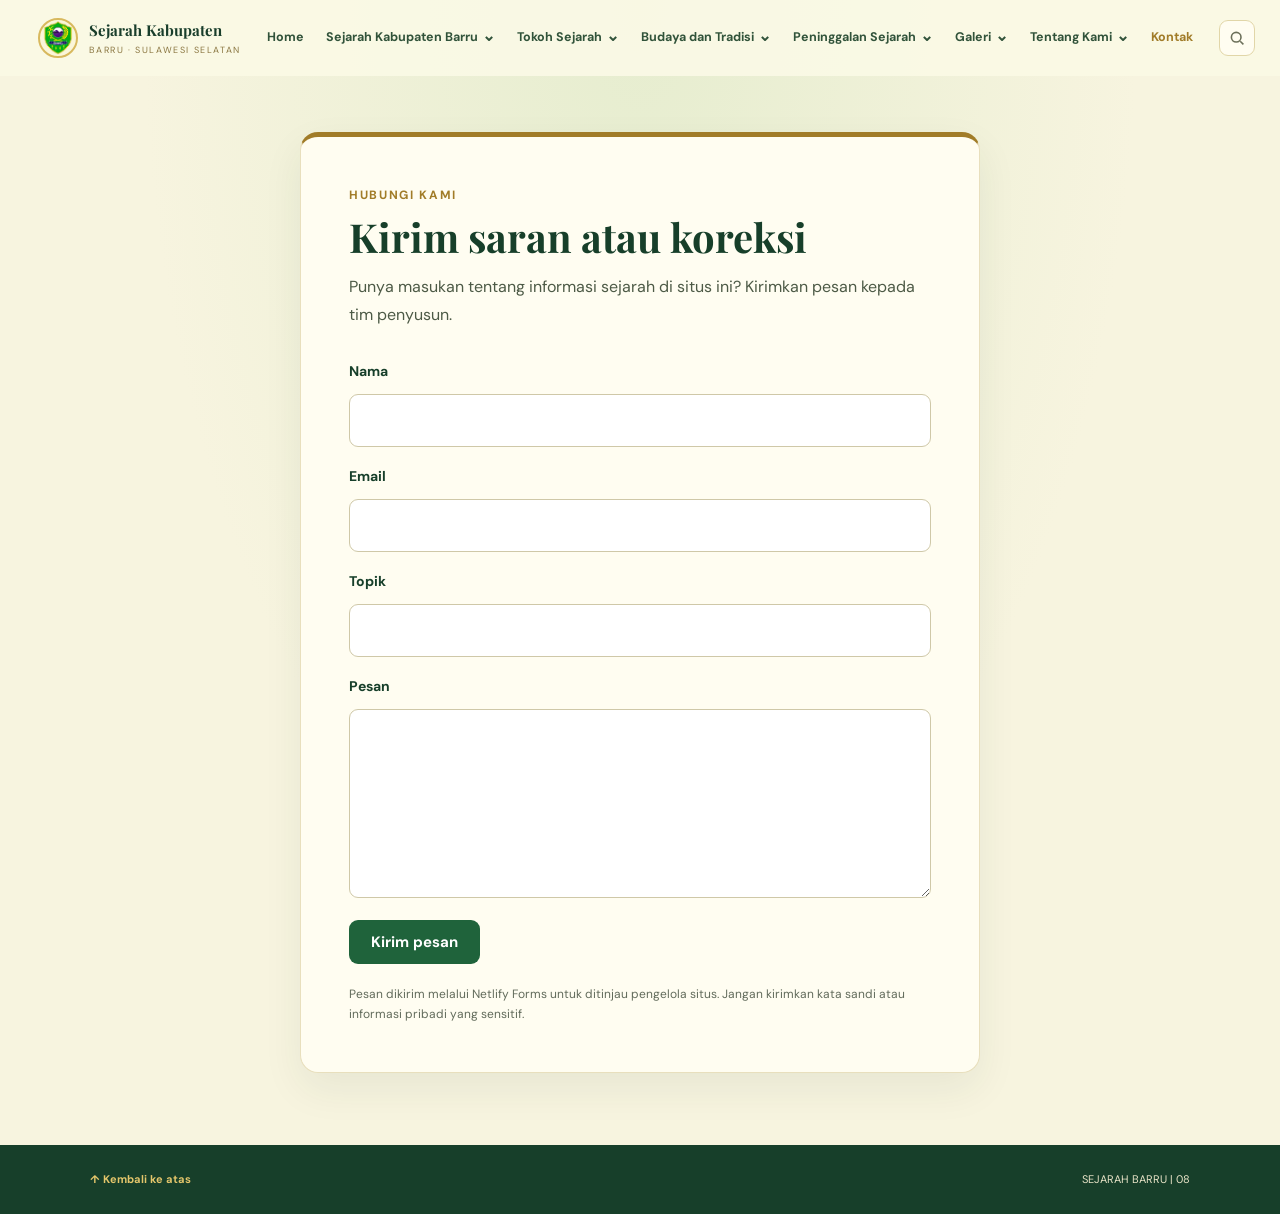
<file: kontak/index.html>
<!DOCTYPE html>
<html lang="id">
<head>
  <meta charset="UTF-8">
  <meta name="viewport" content="width=device-width, initial-scale=1.0">
  <meta name="description" content="Hubungi tim penyusun situs Sejarah Kabupaten Barru.">
  <title>Kontak · Kabupaten Barru</title>
  <link rel="preconnect" href="https://fonts.googleapis.com">
  <link rel="preconnect" href="https://fonts.gstatic.com" crossorigin>
  <link href="https://fonts.googleapis.com/css2?family=DM+Sans:wght@400;500;600;700&family=Playfair+Display:wght@600;700&display=swap" rel="stylesheet">
  <link rel="stylesheet" href="../assets/css/images.css">
  <link rel="stylesheet" href="../assets/css/base.css">
  <link rel="stylesheet" href="../assets/css/menu.css">
  <link rel="stylesheet" href="../assets/css/kontak.css">
  <link rel="stylesheet" href="../assets/css/animasi.css">
</head>
<body data-page="kontak" data-root-prefix="../">
  <header class="site-header" id="top">
    <a class="brand" href="../index.html" aria-label="Sejarah Kabupaten Barru, beranda">
      <span class="brand-mark" aria-hidden="true"></span>
      <span><strong>Sejarah Kabupaten</strong><small>BARRU · SULAWESI SELATAN</small></span>
    </a>

    <nav class="main-nav" id="mainNav" aria-label="Navigasi utama">
      <a href="../index.html" class="nav-link">Home</a>
      <div class="dropdown">
        <button class="dropdown-toggle" data-page-link="sejarah" id="historyToggle" aria-expanded="false" aria-controls="historyMenu">
          Sejarah Kabupaten Barru <span class="chevron">⌄</span>
        </button>
        <div class="dropdown-menu mega" id="historyMenu">
          <a class="menu-feature" href="../sejarah.html#pembentukan">
            <svg viewBox="0 0 200 130" preserveAspectRatio="xMidYMid slice" aria-hidden="true"><rect width="200" height="130" fill="#a8d2d1"/><rect y="62" width="200" height="68" fill="#d7d99b"/><circle cx="152" cy="30" r="15" fill="#f6df94"/><path d="M-20 105Q40 50 110 90T220 85V130H-20Z" fill="#769b68"/><path d="M40 130Q120 70 220 112V130Z" fill="#47794d"/><path d="M62 62 100 30l38 32-5 6-33-25-33 25Z" fill="#714c35"/><rect x="70" y="64" width="60" height="30" fill="#e8d6a5" stroke="#6d5238" stroke-width="3"/><path d="M76 94v14M124 94v14" stroke="#6b4b35" stroke-width="3"/></svg>
            <span class="feature-text"><strong>Hari Jadi Barru</strong><small>20 Februari 1960, lahirnya Kabupaten Barru.</small></span>
          </a>
          <div class="menu-list">
            <a href="../sejarah.html#asal-usul"><span class="mi"><svg viewBox="0 0 24 24" fill="none" stroke="currentColor" stroke-width="1.8" aria-hidden="true"><path d="M12 21s7-6.2 7-11a7 7 0 1 0-14 0c0 4.8 7 11 7 11Z"/><circle cx="12" cy="10" r="2.5"/></svg></span><span class="mt"><strong>Asal Usul Barru</strong><small>Pengantar dan empat wilayah kerajaan</small></span></a>
            <a href="../sejarah.html#masa-kerajaan"><span class="mi"><svg viewBox="0 0 24 24" fill="none" stroke="currentColor" stroke-width="1.8" aria-hidden="true"><path d="M3 18h18M4 18 3 7l5 4 4-6 4 6 5-4-1 11"/></svg></span><span class="mt"><strong>Masa Kerajaan</strong><small>Berru, Tanete, Soppeng Riaja, Mallusetasi</small></span></a>
            <a href="../sejarah.html#masa-penjajahan"><span class="mi"><svg viewBox="0 0 24 24" fill="none" stroke="currentColor" stroke-width="1.8" aria-hidden="true"><path d="M4 21V9l8-5 8 5v12M9 21v-6h6v6M3 21h18"/></svg></span><span class="mt"><strong>Masa Penjajahan</strong><small>Onder Afdeling Barru di era Belanda</small></span></a>
            <a href="../sejarah.html#masa-kemerdekaan"><span class="mi"><svg viewBox="0 0 24 24" fill="none" stroke="currentColor" stroke-width="1.8" aria-hidden="true"><path d="M5 21V4M5 4h12l-2 4 2 4H5"/></svg></span><span class="mt"><strong>Masa Kemerdekaan</strong><small>Dari Self Bestuur menjadi Swapraja</small></span></a>
            <a href="../sejarah.html#pembentukan"><span class="mi"><svg viewBox="0 0 24 24" fill="none" stroke="currentColor" stroke-width="1.8" aria-hidden="true"><rect x="3" y="5" width="18" height="16" rx="2"/><path d="M3 10h18M8 3v4m8-4v4"/></svg></span><span class="mt"><strong>Pembentukan Kabupaten</strong><small>Hari jadi 20 Februari 1960</small></span></a>
            <a href="../sejarah.html#timeline"><span class="mi"><svg viewBox="0 0 24 24" fill="none" stroke="currentColor" stroke-width="1.8" aria-hidden="true"><circle cx="12" cy="12" r="9"/><path d="M12 7v5l3 2"/></svg></span><span class="mt"><strong>Timeline Sejarah</strong><small>Ringkasan perjalanan Barru</small></span></a>
          </div>
        </div>
      </div>
      <div class="dropdown">
        <button class="dropdown-toggle" data-page-link="tokoh" aria-expanded="false" aria-controls="tokohMenu">
          Tokoh Sejarah <span class="chevron">⌄</span>
        </button>
        <div class="dropdown-menu mega satu" id="tokohMenu">
          <a class="menu-feature" href="../tokoh.html#raja-bangsawan" style="--img-menu-feature:var(--img-menu-tokoh)">
            <svg viewBox="0 0 200 130" preserveAspectRatio="xMidYMid slice" aria-hidden="true"><rect width="200" height="130" fill="#2f6f49"/><circle cx="100" cy="150" r="90" fill="#a17c28" opacity=".35"/><path d="m62 92-8-42 26 20 20-30 20 30 26-20-8 42Z" fill="#f6df94" stroke="#a17c28" stroke-width="3"/><rect x="62" y="96" width="76" height="9" rx="3" fill="#a17c28"/></svg>
            <span class="feature-text"><strong>Tokoh Barru</strong><small>Raja, pahlawan, dan tokoh masyarakat.</small></span>
          </a>
          <div class="menu-list">
            <a href="../tokoh.html#raja-bangsawan"><span class="mi"><svg viewBox="0 0 24 24" fill="none" stroke="currentColor" stroke-width="1.8" aria-hidden="true"><path d="M3 18h18M4 18 3 7l5 4 4-6 4 6 5-4-1 11"/></svg></span><span class="mt"><strong>Raja dan Bangsawan</strong><small>Arung dan raja empat kerajaan</small></span></a>
            <a href="../tokoh.html#pahlawan"><span class="mi"><svg viewBox="0 0 24 24" fill="none" stroke="currentColor" stroke-width="1.8" aria-hidden="true"><path d="m12 3 7 3v5c0 5-3 8-7 10-4-2-7-5-7-10V6z"/></svg></span><span class="mt"><strong>Pahlawan</strong><small>Perlawanan dan perjuangan</small></span></a>
            <a href="../tokoh.html#tokoh-masyarakat"><span class="mi"><svg viewBox="0 0 24 24" fill="none" stroke="currentColor" stroke-width="1.8" aria-hidden="true"><circle cx="9" cy="8" r="3"/><path d="M3 20c0-3.3 2.7-6 6-6s6 2.7 6 6M16 5a3 3 0 0 1 0 6M18 14c2 .8 3 3 3 6"/></svg></span><span class="mt"><strong>Tokoh Masyarakat</strong><small>Pemimpin daerah, adat, dan pendidik</small></span></a>
          </div>
        </div>
      </div>
      <div class="dropdown">
        <button class="dropdown-toggle" data-page-link="budaya" aria-expanded="false" aria-controls="budayaMenu">
          Budaya dan Tradisi <span class="chevron">⌄</span>
        </button>
        <div class="dropdown-menu mega satu" id="budayaMenu">
          <a class="menu-feature" href="../budaya.html" style="--img-menu-feature:var(--img-menu-budaya)">
            <svg viewBox="0 0 200 130" preserveAspectRatio="xMidYMid slice" aria-hidden="true"><rect width="200" height="130" fill="#245c3a"/><g fill="none" stroke="#f6df94" stroke-width="3"><path d="m100 14 60 51-60 51-60-51Z"/><path d="m100 32 38 33-38 33-38-33Z"/><path d="m100 50 16 15-16 15-16-15Z" fill="#f6df94"/></g></svg>
            <span class="feature-text"><strong>Warisan Bugis</strong><small>Adat, seni, dan rasa dari tanah Barru.</small></span>
          </a>
          <div class="menu-list">
            <a href="../budaya.html#adat-istiadat"><span class="mi"><svg viewBox="0 0 24 24" fill="none" stroke="currentColor" stroke-width="1.8" aria-hidden="true"><circle cx="9" cy="14" r="5"/><circle cx="15" cy="14" r="5"/><path d="M9 4h6l-3 4z"/></svg></span><span class="mt"><strong>Adat Istiadat</strong><small>Pernikahan adat dan lembaga adat</small></span></a>
            <a href="../budaya.html#kesenian"><span class="mi"><svg viewBox="0 0 24 24" fill="none" stroke="currentColor" stroke-width="1.8" aria-hidden="true"><path d="M9 18V5l11-2v13"/><circle cx="6" cy="18" r="3"/><circle cx="17" cy="16" r="3"/></svg></span><span class="mt"><strong>Kesenian</strong><small>Tari, musik, dan sastra</small></span></a>
            <a href="../budaya.html#kuliner"><span class="mi"><svg viewBox="0 0 24 24" fill="none" stroke="currentColor" stroke-width="1.8" aria-hidden="true"><path d="M4 11h16a8 8 0 0 1-16 0ZM8 7c0-2 2-2 2-4M13 7c0-2 2-2 2-4"/></svg></span><span class="mt"><strong>Kuliner</strong><small>Makanan khas Barru</small></span></a>
          </div>
        </div>
      </div>
      <div class="dropdown">
        <button class="dropdown-toggle" data-page-link="peninggalan" aria-expanded="false" aria-controls="peninggalanMenu">
          Peninggalan Sejarah <span class="chevron">⌄</span>
        </button>
        <div class="dropdown-menu mega satu kanan" id="peninggalanMenu">
          <a class="menu-feature" href="../peninggalan.html" style="--img-menu-feature:var(--img-menu-peninggalan)">
            <svg viewBox="0 0 200 130" preserveAspectRatio="xMidYMid slice" aria-hidden="true"><rect width="200" height="130" fill="#a8d2d1"/><rect y="88" width="200" height="42" fill="#47794d"/><circle cx="160" cy="28" r="13" fill="#f6df94"/><path d="M52 110V58a48 48 0 0 1 96 0v52h-22V60a26 26 0 0 0-52 0v50Z" fill="#e8d6a5" stroke="#6d5238" stroke-width="3"/><rect x="40" y="108" width="120" height="10" fill="#6d5238"/></svg>
            <span class="feature-text"><strong>Jejak Masa Lalu</strong><small>Situs dan naskah yang masih bertahan.</small></span>
          </a>
          <div class="menu-list">
            <a href="../peninggalan.html#situs"><span class="mi"><svg viewBox="0 0 24 24" width="20" height="20" fill="none" stroke="currentColor" stroke-width="1.8" aria-hidden="true"><path d="M4 21V9l8-5 8 5v12M9 21v-6h6v6M3 21h18"/></svg></span><span class="mt"><strong>Situs dan Bangunan</strong><small>Situs kerajaan dan bangunan kuno</small></span></a>
            <a href="../peninggalan.html#naskah"><span class="mi"><svg viewBox="0 0 24 24" width="20" height="20" fill="none" stroke="currentColor" stroke-width="1.8" aria-hidden="true"><path d="M7 4h11v13a3 3 0 0 1-3 3H6a3 3 0 0 0 3-3V4ZM7 4a3 3 0 0 0-3 3v1h3"/><path d="M11 9h4M11 13h4"/></svg></span><span class="mt"><strong>Naskah Kuno</strong><small>Lontara dan naskah La Galigo</small></span></a>
          </div>
        </div>
      </div>
      <div class="dropdown">
        <button class="dropdown-toggle" data-page-link="galeri" aria-expanded="false" aria-controls="galeriMenu">
          Galeri <span class="chevron">⌄</span>
        </button>
        <div class="dropdown-menu mega satu kanan" id="galeriMenu">
          <a class="menu-feature" href="../galeri.html" style="--img-menu-feature:var(--img-menu-galeri)">
            <svg viewBox="0 0 200 130" preserveAspectRatio="xMidYMid slice" aria-hidden="true"><rect width="200" height="130" fill="#2b6b45"/><g transform="rotate(-6 73 61)"><rect x="30" y="28" width="86" height="66" rx="5" fill="#f7f4df" stroke="#a17c28" stroke-width="4"/><path d="M38 84 62 58l20 20 12-12 24 18v10H38Z" fill="#769b68"/></g><g transform="rotate(5 132 70)"><rect x="92" y="38" width="80" height="64" rx="5" fill="#f7f4df" stroke="#a17c28" stroke-width="4"/><circle cx="120" cy="58" r="8" fill="#f6df94"/><path d="m100 94 22-22 16 14 12-10 20 18v6h-70Z" fill="#47794d"/></g></svg>
            <span class="feature-text"><strong>Barru dalam Gambar</strong><small>Foto dan video dokumentasi.</small></span>
          </a>
          <div class="menu-list">
            <a href="../galeri.html#foto"><span class="mi"><svg viewBox="0 0 24 24" width="20" height="20" fill="none" stroke="currentColor" stroke-width="1.8" aria-hidden="true"><rect x="3" y="5" width="18" height="14" rx="2"/><circle cx="9" cy="11" r="2"/><path d="m21 16-5-5-8 8"/></svg></span><span class="mt"><strong>Foto</strong><small>Arsip dan dokumentasi foto</small></span></a>
            <a href="../galeri.html#video"><span class="mi"><svg viewBox="0 0 24 24" width="20" height="20" fill="none" stroke="currentColor" stroke-width="1.8" aria-hidden="true"><rect x="3" y="6" width="13" height="12" rx="2"/><path d="m16 10 5-3v10l-5-3"/></svg></span><span class="mt"><strong>Video</strong><small>Dokumenter dan video pendek</small></span></a>
          </div>
        </div>
      </div>
      <div class="dropdown">
        <button class="dropdown-toggle" data-page-link="tentang" aria-expanded="false" aria-controls="tentangMenu">
          Tentang Kami <span class="chevron">⌄</span>
        </button>
        <div class="dropdown-menu mega satu kanan" id="tentangMenu">
          <a class="menu-feature" href="../tentang.html" style="--img-menu-feature:var(--img-menu-tentang)">
            <svg viewBox="0 0 200 130" preserveAspectRatio="xMidYMid slice" aria-hidden="true"><rect width="200" height="130" fill="#245c3a"/><circle cx="160" cy="26" r="10" fill="#f6df94"/><path d="M100 40C80 28 56 28 36 36v62c20-8 44-8 64 4ZM100 40c20-12 44-12 64-4v62c-20-8-44-8-64 4Z" fill="#f7f4df" stroke="#a17c28" stroke-width="3"/><path d="M50 52c14-4 32-4 40 0M50 64c14-4 32-4 40 0M110 52c8-4 26-4 40 0M110 64c8-4 26-4 40 0" stroke="#a17c28" stroke-width="2.5" fill="none"/></svg>
            <span class="feature-text"><strong>Di Balik Situs</strong><small>Tujuan dan tim penyusun.</small></span>
          </a>
          <div class="menu-list">
            <a href="../tentang.html#profil"><span class="mi"><svg viewBox="0 0 24 24" width="20" height="20" fill="none" stroke="currentColor" stroke-width="1.8" aria-hidden="true"><circle cx="12" cy="12" r="9"/><path d="M12 11v6M12 7.5v.5"/></svg></span><span class="mt"><strong>Profil Situs</strong><small>Tujuan dan sumber rujukan</small></span></a>
            <a href="../tentang.html#tim"><span class="mi"><svg viewBox="0 0 24 24" width="20" height="20" fill="none" stroke="currentColor" stroke-width="1.8" aria-hidden="true"><circle cx="9" cy="8" r="3"/><path d="M3 20c0-3.3 2.7-6 6-6s6 2.7 6 6M16 5a3 3 0 0 1 0 6M18 14c2 .8 3 3 3 6"/></svg></span><span class="mt"><strong>Tim Penyusun</strong><small>Orang di balik situs ini</small></span></a>
          </div>
        </div>
      </div>
      <a href="index.html" class="nav-link" data-page-link="kontak">Kontak</a>
    </nav>
    <div class="nav-actions">
      <button class="search-btn" id="searchOpen" aria-label="Cari di situs ini">
        <svg viewBox="0 0 20 20" width="16" height="16" fill="none" stroke="currentColor" stroke-width="2" aria-hidden="true"><circle cx="9" cy="9" r="6"/><path d="m14 14 4 4"/></svg>
        <span>Cari...</span><kbd>Ctrl K</kbd>
      </button>
      <a class="nav-cta" href="../sejarah.html#asal-usul">Mulai Baca</a>
      <button class="menu-toggle" id="menuToggle" aria-label="Buka navigasi" aria-expanded="false">☰</button>
    </div>
  </header>

  <div class="search-overlay" id="searchOverlay">
    <div class="search-modal" role="dialog" aria-modal="true" aria-label="Pencarian">
      <input id="searchInput" type="search" placeholder="Cari halaman atau bagian sejarah..." autocomplete="off">
      <ul class="search-results" id="searchResults"></ul>
    </div>
  </div>

  <main class="contact-main">
    <section class="contact-card" aria-labelledby="contact-title">
      <p class="contact-kicker">Hubungi Kami</p>
      <h1 id="contact-title">Kirim saran atau koreksi</h1>
      <p class="contact-intro">Punya masukan tentang informasi sejarah di situs ini? Kirimkan pesan kepada tim penyusun.</p>

      <form name="kontak" method="POST" action="terkirim.html" data-netlify="true" netlify-honeypot="bot-field" class="contact-form">
        <input type="hidden" name="form-name" value="kontak">
        <div class="contact-trap" aria-hidden="true">
          <label for="bot-field">Jangan isi kolom ini</label>
          <input id="bot-field" type="text" name="bot-field" tabindex="-1" autocomplete="off">
        </div>

        <label for="nama">Nama</label>
        <input id="nama" name="nama" type="text" maxlength="100" autocomplete="name" required>

        <label for="email">Email</label>
        <input id="email" name="email" type="email" maxlength="254" autocomplete="email" required>

        <label for="subjek">Topik</label>
        <input id="subjek" name="subjek" type="text" maxlength="150" required>

        <label for="pesan">Pesan</label>
        <textarea id="pesan" name="pesan" rows="6" maxlength="10000" required></textarea>

        <button type="submit">Kirim pesan</button>
      </form>

      <p class="contact-privacy">Pesan dikirim melalui Netlify Forms untuk ditinjau pengelola situs. Jangan kirimkan kata sandi atau informasi pribadi yang sensitif.</p>
    </section>
  </main>
  <footer class="footer" id="kontak">
    <a href="#top">↑ Kembali ke atas</a>
    <p>SEJARAH BARRU | 08</p>
  </footer>
  <script src="../assets/js/main.js"></script>
  <script src="../assets/js/animasi.js"></script>
</body>
</html>
</file>
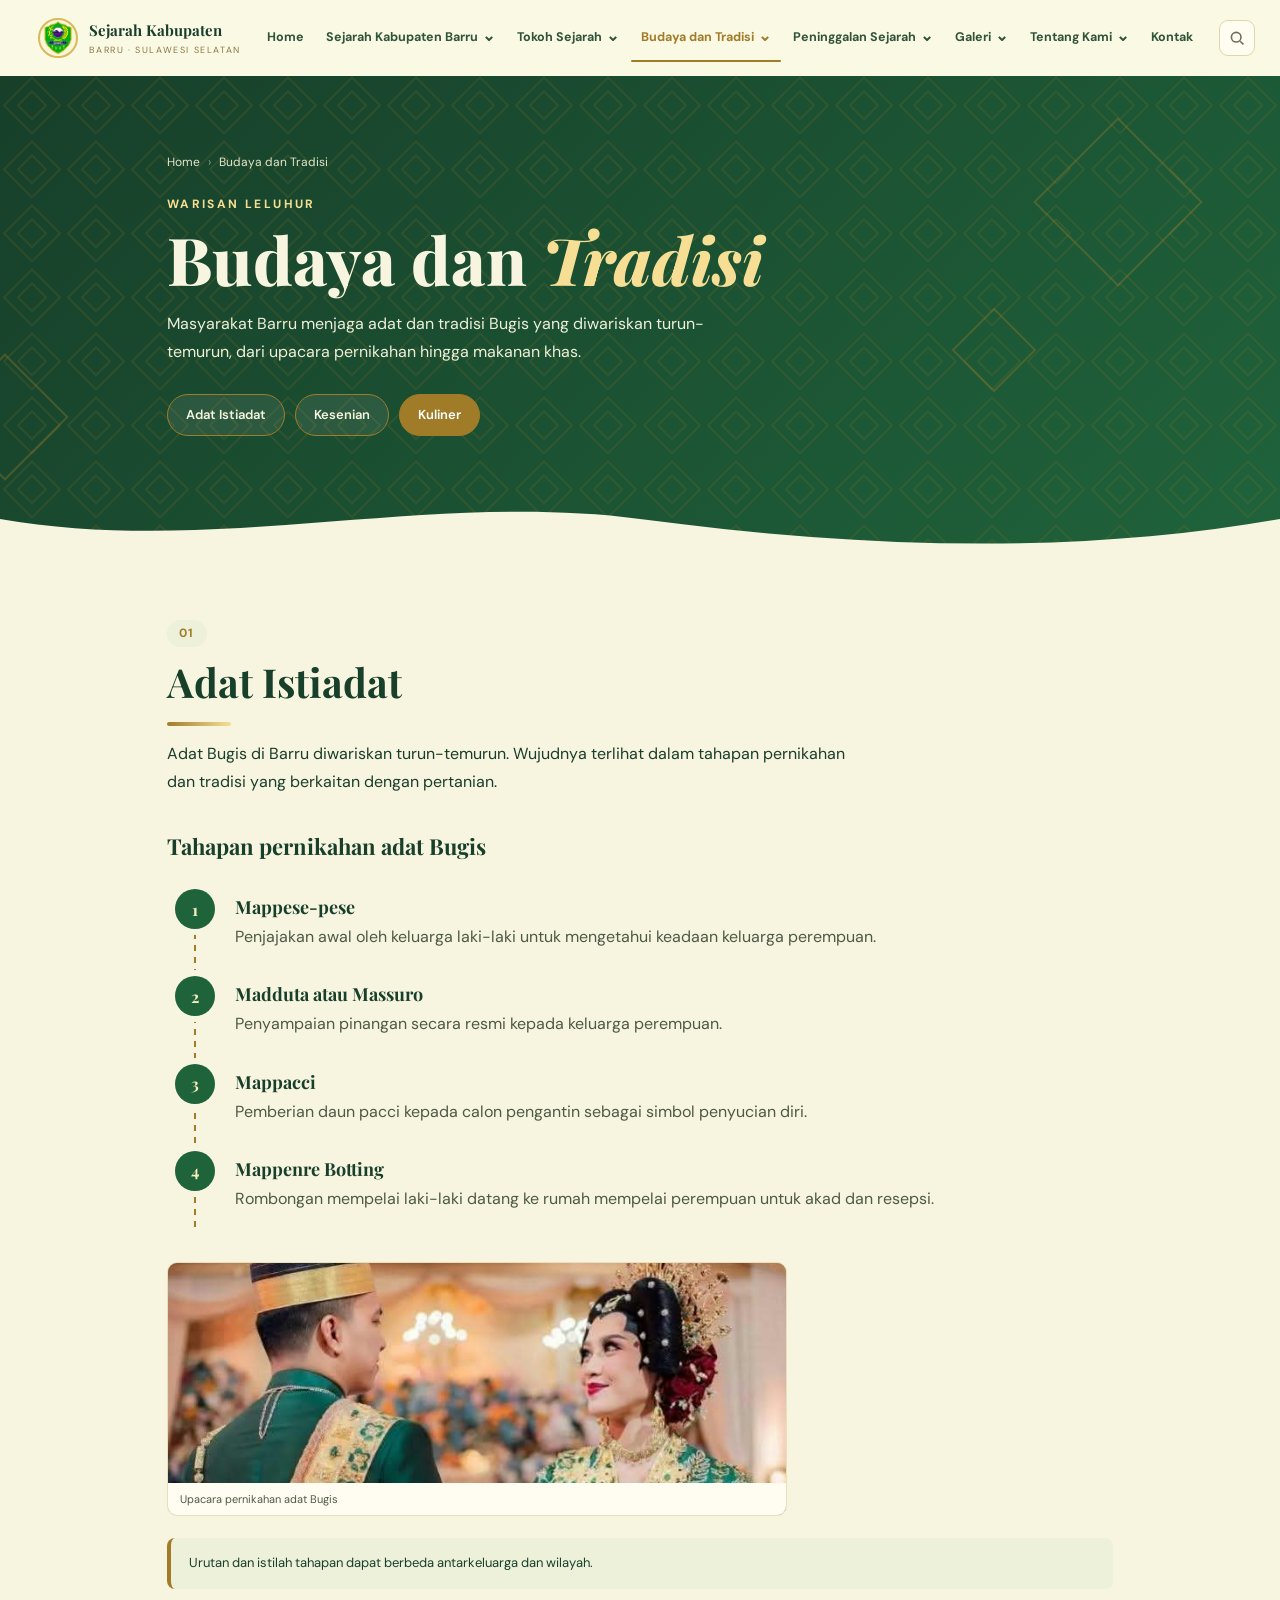
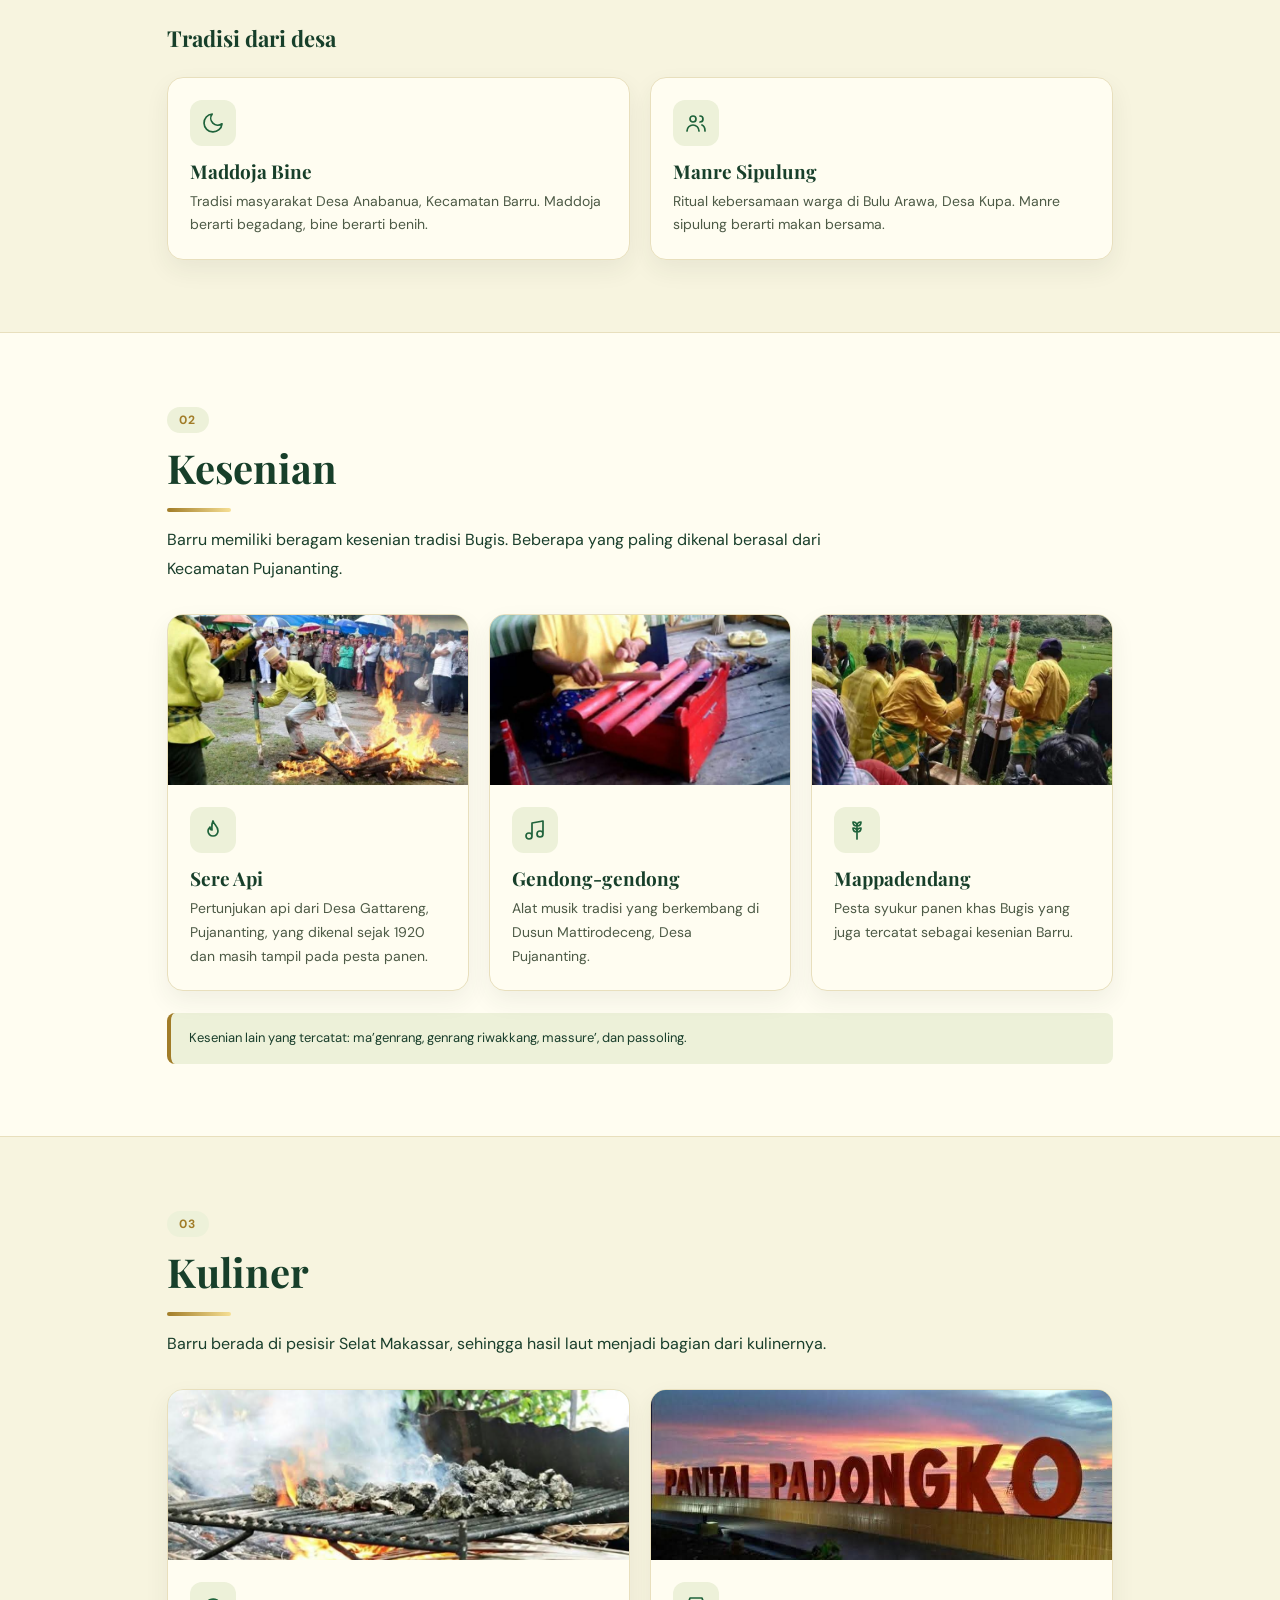
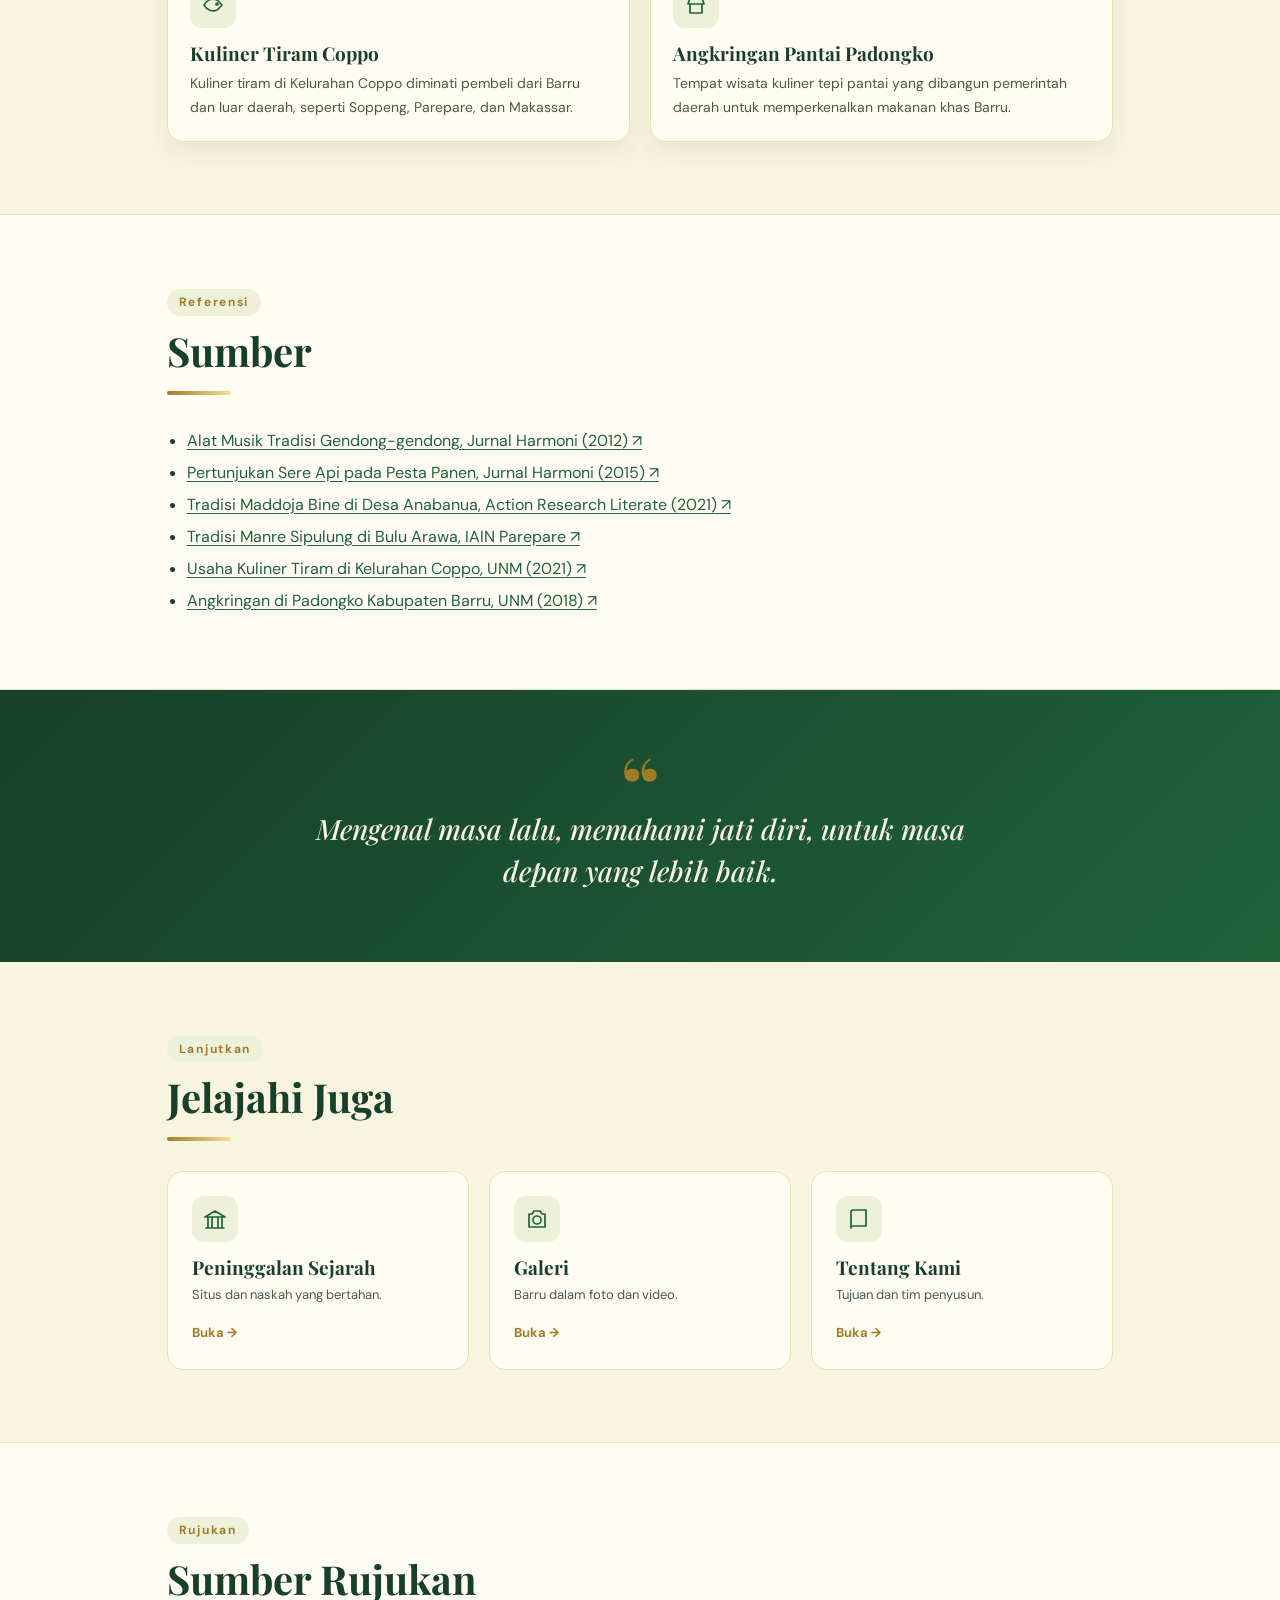
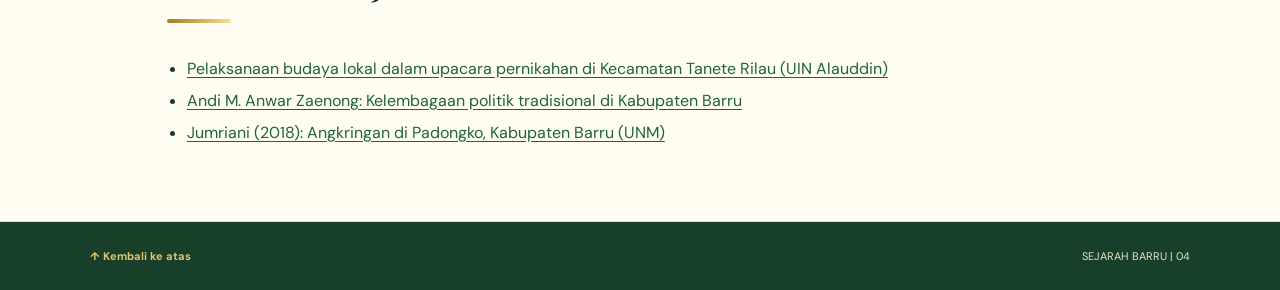
<file: budaya.html>
<!DOCTYPE html>
<html lang="id">
<head>
  <meta charset="UTF-8">
  <meta name="viewport" content="width=device-width, initial-scale=1.0">
  <meta name="description" content="Adat istiadat, kesenian, dan kuliner Kabupaten Barru.">
  <title>Budaya dan Tradisi · Kabupaten Barru</title>
  <link rel="preconnect" href="https://fonts.googleapis.com">
  <link rel="preconnect" href="https://fonts.gstatic.com" crossorigin>
  <link href="https://fonts.googleapis.com/css2?family=DM+Sans:wght@400;500;600;700&family=Playfair+Display:ital,wght@0,600;0,700;0,800;1,500&display=swap" rel="stylesheet">
  <link rel="stylesheet" href="assets/css/images.css">
  <link rel="stylesheet" href="assets/css/base.css">
  <link rel="stylesheet" href="assets/css/menu.css">
  <link rel="stylesheet" href="assets/css/halaman.css">
  <link rel="stylesheet" href="assets/css/animasi.css">
</head>
<body data-page="budaya">
<header class="site-header" id="top">
  <a class="brand" href="index.html" aria-label="Sejarah Kabupaten Barru, beranda">
    <span class="brand-mark" aria-hidden="true"></span>
    <span><strong>Sejarah Kabupaten</strong><small>BARRU · SULAWESI SELATAN</small></span>
  </a>

  <nav class="main-nav" id="mainNav" aria-label="Navigasi utama">
    <a href="index.html" class="nav-link" data-page-link="home">Home</a>
    <div class="dropdown">
      <button class="dropdown-toggle" data-page-link="sejarah" id="historyToggle" aria-expanded="false" aria-controls="historyMenu">
        Sejarah Kabupaten Barru <span class="chevron">⌄</span>
      </button>
      <div class="dropdown-menu mega" id="historyMenu">
          <a class="menu-feature" href="sejarah.html#pembentukan">
            <svg viewBox="0 0 200 130" role="img" aria-label="Ilustrasi rumah tradisional di perbukitan" preserveAspectRatio="xMidYMid slice">
              <rect width="200" height="130" fill="#a8d2d1"/><rect y="62" width="200" height="68" fill="#d7d99b"/>
              <circle cx="152" cy="30" r="15" fill="#f6df94"/>
              <path d="M-20 105Q40 50 110 90T220 85V130H-20Z" fill="#769b68"/>
              <path d="M40 130Q120 70 220 112V130Z" fill="#47794d"/>
              <path d="M62 62 100 30l38 32-5 6-33-25-33 25Z" fill="#714c35"/>
              <rect x="70" y="64" width="60" height="30" fill="#e8d6a5" stroke="#6d5238" stroke-width="3"/>
              <rect x="80" y="70" width="10" height="16" fill="#466b4b"/><rect x="95" y="70" width="10" height="16" fill="#466b4b"/><rect x="110" y="70" width="10" height="16" fill="#466b4b"/>
              <path d="M76 94v14M124 94v14" stroke="#6b4b35" stroke-width="3"/>
            </svg>
            <span class="feature-text"><strong>Hari Jadi Barru</strong><small>20 Februari 1960, lahirnya Kabupaten Barru.</small></span>
          </a>
          <div class="menu-list">
            <a href="sejarah.html#asal-usul"><span class="mi"><svg viewBox="0 0 24 24" width="20" height="20" fill="none" stroke="currentColor" stroke-width="1.8" stroke-linecap="round" stroke-linejoin="round" aria-hidden="true"><path d="M12 21s7-6.2 7-11a7 7 0 1 0-14 0c0 4.8 7 11 7 11Z"/><circle cx="12" cy="10" r="2.5"/></svg></span><span class="mt"><strong>Asal Usul Barru</strong><small>Pengantar dan empat wilayah kerajaan</small></span></a>
            <a href="sejarah.html#masa-kerajaan"><span class="mi"><svg viewBox="0 0 24 24" width="20" height="20" fill="none" stroke="currentColor" stroke-width="1.8" stroke-linecap="round" stroke-linejoin="round" aria-hidden="true"><path d="M3 18h18M4 18 3 7l5 4 4-6 4 6 5-4-1 11"/></svg></span><span class="mt"><strong>Masa Kerajaan</strong><small>Berru, Tanete, Soppeng Riaja, Mallusetasi</small></span></a>
            <a href="sejarah.html#masa-penjajahan"><span class="mi"><svg viewBox="0 0 24 24" width="20" height="20" fill="none" stroke="currentColor" stroke-width="1.8" stroke-linecap="round" stroke-linejoin="round" aria-hidden="true"><path d="M4 21V9l8-5 8 5v12M9 21v-6h6v6M3 21h18"/></svg></span><span class="mt"><strong>Masa Penjajahan</strong><small>Onder Afdeling Barru di era Belanda</small></span></a>
            <a href="sejarah.html#masa-kemerdekaan"><span class="mi"><svg viewBox="0 0 24 24" width="20" height="20" fill="none" stroke="currentColor" stroke-width="1.8" stroke-linecap="round" stroke-linejoin="round" aria-hidden="true"><path d="M5 21V4M5 4h12l-2 4 2 4H5"/></svg></span><span class="mt"><strong>Masa Kemerdekaan</strong><small>Dari Self Bestuur menjadi Swapraja</small></span></a>
            <a href="sejarah.html#pembentukan"><span class="mi"><svg viewBox="0 0 24 24" width="20" height="20" fill="none" stroke="currentColor" stroke-width="1.8" stroke-linecap="round" stroke-linejoin="round" aria-hidden="true"><rect x="3" y="5" width="18" height="16" rx="2"/><path d="M3 10h18M8 3v4m8-4v4"/></svg></span><span class="mt"><strong>Pembentukan Kabupaten</strong><small>Hari jadi 20 Februari 1960</small></span></a>
            <a href="sejarah.html#timeline"><span class="mi"><svg viewBox="0 0 24 24" width="20" height="20" fill="none" stroke="currentColor" stroke-width="1.8" stroke-linecap="round" stroke-linejoin="round" aria-hidden="true"><circle cx="12" cy="12" r="9"/><path d="M12 7v5l3 2"/></svg></span><span class="mt"><strong>Timeline Sejarah</strong><small>Ringkasan perjalanan dari masa ke masa</small></span></a>
          </div>
        </div>
    </div>
    <div class="dropdown">
      <button class="dropdown-toggle" data-page-link="tokoh" aria-expanded="false">Tokoh Sejarah <span class="chevron">⌄</span></button>
      <div class="dropdown-menu mega satu ">
        <a class="menu-feature" href="tokoh.html#raja-bangsawan" style="--img-menu-feature:var(--img-menu-tokoh)"><svg viewBox="0 0 200 130" preserveAspectRatio="xMidYMid slice" aria-hidden="true"><rect width="200" height="130" fill="#2f6f49"/><circle cx="100" cy="150" r="90" fill="#a17c28" opacity=".35"/><circle cx="100" cy="150" r="60" fill="#a17c28" opacity=".35"/><path d="M62 92 54 50l26 20 20-30 20 30 26-20-8 42Z" fill="#f6df94" stroke="#a17c28" stroke-width="3" stroke-linejoin="round"/><rect x="62" y="96" width="76" height="9" rx="3" fill="#a17c28"/></svg><span class="feature-text"><strong>Tokoh Barru</strong><small>Raja, pahlawan, dan tokoh masyarakat.</small></span></a>
        <div class="menu-list"><a href="tokoh.html#raja-bangsawan"><span class="mi"><svg viewBox="0 0 24 24" width="20" height="20" fill="none" stroke="currentColor" stroke-width="1.8" stroke-linecap="round" stroke-linejoin="round" aria-hidden="true"><path d="M3 18h18M4 18 3 7l5 4 4-6 4 6 5-4-1 11"/></svg></span><span class="mt"><strong>Raja dan Bangsawan</strong><small>Arung dan raja empat kerajaan</small></span></a><a href="tokoh.html#pahlawan"><span class="mi"><svg viewBox="0 0 24 24" width="20" height="20" fill="none" stroke="currentColor" stroke-width="1.8" stroke-linecap="round" stroke-linejoin="round" aria-hidden="true"><path d="M12 3l7 3v5c0 5-3 8-7 10-4-2-7-5-7-10V6z"/></svg></span><span class="mt"><strong>Pahlawan</strong><small>Perlawanan dan perjuangan</small></span></a><a href="tokoh.html#tokoh-masyarakat"><span class="mi"><svg viewBox="0 0 24 24" width="20" height="20" fill="none" stroke="currentColor" stroke-width="1.8" stroke-linecap="round" stroke-linejoin="round" aria-hidden="true"><circle cx="9" cy="8" r="3"/><path d="M3 20c0-3.3 2.7-6 6-6s6 2.7 6 6M16 5a3 3 0 0 1 0 6M18 14c2 .8 3 3 3 6"/></svg></span><span class="mt"><strong>Tokoh Masyarakat</strong><small>Pemimpin daerah, adat, dan pendidik</small></span></a></div>
      </div>
    </div>
    <div class="dropdown">
      <button class="dropdown-toggle" data-page-link="budaya" aria-expanded="false">Budaya dan Tradisi <span class="chevron">⌄</span></button>
      <div class="dropdown-menu mega satu ">
        <a class="menu-feature" href="budaya.html" style="--img-menu-feature:var(--img-menu-budaya)"><svg viewBox="0 0 200 130" preserveAspectRatio="xMidYMid slice" aria-hidden="true"><rect width="200" height="130" fill="#245c3a"/><g fill="none" stroke="#f6df94" stroke-width="3"><path d="M100 14 160 65 100 116 40 65Z"/><path d="M100 32 138 65 100 98 62 65Z"/><path d="M100 50 116 65 100 80 84 65Z" fill="#f6df94"/></g><path d="M0 65h40M160 65h40M100 0v14M100 116v14" stroke="#f6df94" stroke-width="2" opacity=".5"/></svg><span class="feature-text"><strong>Warisan Bugis</strong><small>Adat, seni, dan rasa dari tanah Barru.</small></span></a>
        <div class="menu-list"><a href="budaya.html#adat-istiadat"><span class="mi"><svg viewBox="0 0 24 24" width="20" height="20" fill="none" stroke="currentColor" stroke-width="1.8" stroke-linecap="round" stroke-linejoin="round" aria-hidden="true"><circle cx="9" cy="14" r="5"/><circle cx="15" cy="14" r="5"/><path d="M9 4h6l-3 4z"/></svg></span><span class="mt"><strong>Adat Istiadat</strong><small>Pernikahan adat dan lembaga adat</small></span></a><a href="budaya.html#kesenian"><span class="mi"><svg viewBox="0 0 24 24" width="20" height="20" fill="none" stroke="currentColor" stroke-width="1.8" stroke-linecap="round" stroke-linejoin="round" aria-hidden="true"><path d="M9 18V5l11-2v13"/><circle cx="6" cy="18" r="3"/><circle cx="17" cy="16" r="3"/></svg></span><span class="mt"><strong>Kesenian</strong><small>Tari, musik, dan sastra</small></span></a><a href="budaya.html#kuliner"><span class="mi"><svg viewBox="0 0 24 24" width="20" height="20" fill="none" stroke="currentColor" stroke-width="1.8" stroke-linecap="round" stroke-linejoin="round" aria-hidden="true"><path d="M4 11h16a8 8 0 0 1-16 0ZM8 7c0-2 2-2 2-4M13 7c0-2 2-2 2-4"/></svg></span><span class="mt"><strong>Kuliner</strong><small>Makanan khas Barru</small></span></a></div>
      </div>
    </div>
    <div class="dropdown">
      <button class="dropdown-toggle" data-page-link="peninggalan" aria-expanded="false">Peninggalan Sejarah <span class="chevron">⌄</span></button>
      <div class="dropdown-menu mega satu kanan">
        <a class="menu-feature" href="peninggalan.html" style="--img-menu-feature:var(--img-menu-peninggalan)"><svg viewBox="0 0 200 130" preserveAspectRatio="xMidYMid slice" aria-hidden="true"><rect width="200" height="130" fill="#a8d2d1"/><rect y="88" width="200" height="42" fill="#47794d"/><circle cx="160" cy="28" r="13" fill="#f6df94"/><path d="M52 110V58A48 48 0 0 1 148 58V110H126V60A26 26 0 0 0 74 60V110Z" fill="#e8d6a5" stroke="#6d5238" stroke-width="3"/><rect x="40" y="108" width="120" height="10" fill="#6d5238"/></svg><span class="feature-text"><strong>Jejak Masa Lalu</strong><small>Situs dan naskah yang masih bertahan.</small></span></a>
        <div class="menu-list"><a href="peninggalan.html#situs"><span class="mi"><svg viewBox="0 0 24 24" width="20" height="20" fill="none" stroke="currentColor" stroke-width="1.8" stroke-linecap="round" stroke-linejoin="round" aria-hidden="true"><path d="M4 21V9l8-5 8 5v12M9 21v-6h6v6M3 21h18"/></svg></span><span class="mt"><strong>Situs dan Bangunan</strong><small>Situs kerajaan dan bangunan kuno</small></span></a><a href="peninggalan.html#naskah"><span class="mi"><svg viewBox="0 0 24 24" width="20" height="20" fill="none" stroke="currentColor" stroke-width="1.8" stroke-linecap="round" stroke-linejoin="round" aria-hidden="true"><path d="M7 4h11v13a3 3 0 0 1-3 3H6a3 3 0 0 0 3-3V4ZM7 4a3 3 0 0 0-3 3v1h3"/><path d="M11 9h4M11 13h4"/></svg></span><span class="mt"><strong>Naskah Kuno</strong><small>Lontara dan naskah La Galigo</small></span></a></div>
      </div>
    </div>
    <div class="dropdown">
      <button class="dropdown-toggle" data-page-link="galeri" aria-expanded="false">Galeri <span class="chevron">⌄</span></button>
      <div class="dropdown-menu mega satu kanan">
        <a class="menu-feature" href="galeri.html" style="--img-menu-feature:var(--img-menu-galeri)"><svg viewBox="0 0 200 130" preserveAspectRatio="xMidYMid slice" aria-hidden="true"><rect width="200" height="130" fill="#2b6b45"/><g transform="rotate(-6 73 61)"><rect x="30" y="28" width="86" height="66" rx="5" fill="#f7f4df" stroke="#a17c28" stroke-width="4"/><path d="M38 84l24-26 20 20 12-12 24 18v10H38Z" fill="#769b68"/></g><g transform="rotate(5 132 70)"><rect x="92" y="38" width="80" height="64" rx="5" fill="#f7f4df" stroke="#a17c28" stroke-width="4"/><circle cx="120" cy="58" r="8" fill="#f6df94"/><path d="M100 94l22-22 16 14 12-10 20 18v6H100Z" fill="#47794d"/></g></svg><span class="feature-text"><strong>Barru dalam Gambar</strong><small>Foto dan video dokumentasi.</small></span></a>
        <div class="menu-list"><a href="galeri.html#foto"><span class="mi"><svg viewBox="0 0 24 24" width="20" height="20" fill="none" stroke="currentColor" stroke-width="1.8" stroke-linecap="round" stroke-linejoin="round" aria-hidden="true"><rect x="3" y="5" width="18" height="14" rx="2"/><circle cx="9" cy="11" r="2"/><path d="m21 16-5-5-8 8"/></svg></span><span class="mt"><strong>Foto</strong><small>Arsip dan dokumentasi foto</small></span></a><a href="galeri.html#video"><span class="mi"><svg viewBox="0 0 24 24" width="20" height="20" fill="none" stroke="currentColor" stroke-width="1.8" stroke-linecap="round" stroke-linejoin="round" aria-hidden="true"><rect x="3" y="6" width="13" height="12" rx="2"/><path d="m16 10 5-3v10l-5-3"/></svg></span><span class="mt"><strong>Video</strong><small>Dokumenter dan video pendek</small></span></a></div>
      </div>
    </div>
    <div class="dropdown">
      <button class="dropdown-toggle" data-page-link="tentang" aria-expanded="false">Tentang Kami <span class="chevron">⌄</span></button>
      <div class="dropdown-menu mega satu kanan">
        <a class="menu-feature" href="tentang.html" style="--img-menu-feature:var(--img-menu-tentang)"><svg viewBox="0 0 200 130" preserveAspectRatio="xMidYMid slice" aria-hidden="true"><rect width="200" height="130" fill="#245c3a"/><circle cx="160" cy="26" r="10" fill="#f6df94"/><path d="M100 40C80 28 56 28 36 36v62c20-8 44-8 64 4Z" fill="#f7f4df" stroke="#a17c28" stroke-width="3"/><path d="M100 40c20-12 44-12 64-4v62c-20-8-44-8-64 4Z" fill="#efe6bb" stroke="#a17c28" stroke-width="3"/><path d="M50 52c14-4 32-4 40 0M50 64c14-4 32-4 40 0M50 76c14-4 32-4 40 0M110 52c8-4 26-4 40 0M110 64c8-4 26-4 40 0" stroke="#a17c28" stroke-width="2.5" fill="none"/></svg><span class="feature-text"><strong>Di Balik Situs</strong><small>Tujuan dan tim penyusun.</small></span></a>
        <div class="menu-list"><a href="tentang.html#profil"><span class="mi"><svg viewBox="0 0 24 24" width="20" height="20" fill="none" stroke="currentColor" stroke-width="1.8" stroke-linecap="round" stroke-linejoin="round" aria-hidden="true"><circle cx="12" cy="12" r="9"/><path d="M12 11v6M12 7.5v.5"/></svg></span><span class="mt"><strong>Profil Situs</strong><small>Tujuan dan sumber rujukan</small></span></a><a href="tentang.html#tim"><span class="mi"><svg viewBox="0 0 24 24" width="20" height="20" fill="none" stroke="currentColor" stroke-width="1.8" stroke-linecap="round" stroke-linejoin="round" aria-hidden="true"><circle cx="9" cy="8" r="3"/><path d="M3 20c0-3.3 2.7-6 6-6s6 2.7 6 6M16 5a3 3 0 0 1 0 6M18 14c2 .8 3 3 3 6"/></svg></span><span class="mt"><strong>Tim Penyusun</strong><small>Orang di balik situs ini</small></span></a></div>
      </div>
    </div>
    <a href="kontak/index.html" class="nav-link">Kontak</a>
  </nav>

  <div class="nav-actions">
    <button class="search-btn" id="searchOpen" aria-label="Cari di situs ini">
      <svg viewBox="0 0 20 20" width="16" height="16" fill="none" stroke="currentColor" stroke-width="2" aria-hidden="true"><circle cx="9" cy="9" r="6"/><path d="m14 14 4 4"/></svg>
      <span>Cari...</span><kbd>Ctrl K</kbd>
    </button>
    <a class="nav-cta" href="sejarah.html#asal-usul">Mulai Baca</a>
    <button class="menu-toggle" id="menuToggle" aria-label="Buka navigasi" aria-expanded="false">☰</button>
  </div>
</header>

<div class="search-overlay" id="searchOverlay">
  <div class="search-modal" role="dialog" aria-modal="true" aria-label="Pencarian">
    <input id="searchInput" type="search" placeholder="Cari halaman atau bagian sejarah..." autocomplete="off">
    <ul class="search-results" id="searchResults"></ul>
  </div>
</div>
<main>
  <section class="p-hero" id="awal"><div class="p-pola"></div><span class="p-dia d1"></span><span class="p-dia d2"></span><span class="p-dia d3"></span>
    <div class="p-wrap p-hero-in">
      <nav class="p-crumb" aria-label="Jejak halaman"><a href="index.html">Home</a><span>›</span>Budaya dan Tradisi</nav>
      <p class="p-kicker">Warisan Leluhur</p><h1>Budaya dan <em>Tradisi</em></h1><p class="p-lead">Masyarakat Barru menjaga adat dan tradisi Bugis yang diwariskan turun-temurun, dari upacara pernikahan hingga makanan khas.</p>
      <div class="p-chips"><a href="#adat-istiadat">Adat Istiadat</a><a href="#kesenian">Kesenian</a><a href="#kuliner">Kuliner</a></div>
    </div>
    <svg class="p-wave" viewBox="0 0 1440 60" preserveAspectRatio="none" aria-hidden="true"><path d="M0 30C240 70 480 0 720 30s480 40 720 0V60H0Z"/></svg>
  </section>
<section class="p-sec" id="adat-istiadat"><div class="p-wrap"><div class="p-head reveal"><span class="p-eyebrow">01</span><h2>Adat Istiadat</h2><div class="p-garis"></div><p class="p-intro">Adat Bugis di Barru diwariskan turun-temurun. Wujudnya terlihat dalam tahapan pernikahan dan tradisi yang berkaitan dengan pertanian.</p></div><h3 class="p-sub">Tahapan pernikahan adat Bugis</h3><ol class="p-steps"><li class="reveal"><span class="n">1</span><div><h3>Mappese-pese</h3><p>Penjajakan awal oleh keluarga laki-laki untuk mengetahui keadaan keluarga perempuan.</p></div></li><li class="reveal"><span class="n">2</span><div><h3>Madduta atau Massuro</h3><p>Penyampaian pinangan secara resmi kepada keluarga perempuan.</p></div></li><li class="reveal"><span class="n">3</span><div><h3>Mappacci</h3><p>Pemberian daun pacci kepada calon pengantin sebagai simbol penyucian diri.</p></div></li><li class="reveal"><span class="n">4</span><div><h3>Mappenre Botting</h3><p>Rombongan mempelai laki-laki datang ke rumah mempelai perempuan untuk akad dan resepsi.</p></div></li></ol><figure class="p-foto lebar reveal"><div class="p-foto-img foto-pernikahan-adat" role="img" aria-label="Upacara pernikahan adat Bugis"></div><figcaption>Upacara pernikahan adat Bugis</figcaption></figure><p class="p-note">Urutan dan istilah tahapan dapat berbeda antarkeluarga dan wilayah.</p><h3 class="p-sub">Tradisi dari desa</h3><div class="p-grid"><article class="p-card reveal"><div class="p-body"><span class="p-ico"><svg viewBox="0 0 24 24" fill="none" stroke="currentColor" stroke-width="1.7" stroke-linecap="round" stroke-linejoin="round" aria-hidden="true"><path d="M21 12.8A9 9 0 1 1 11.2 3 7 7 0 0 0 21 12.8Z"/></svg></span><h3>Maddoja Bine</h3><p>Tradisi masyarakat Desa Anabanua, Kecamatan Barru. Maddoja berarti begadang, bine berarti benih.</p></div></article><article class="p-card reveal"><div class="p-body"><span class="p-ico"><svg viewBox="0 0 24 24" fill="none" stroke="currentColor" stroke-width="1.7" stroke-linecap="round" stroke-linejoin="round" aria-hidden="true"><circle cx="9" cy="8" r="3"/><path d="M3 20c0-3.3 2.7-6 6-6s6 2.7 6 6M16 5a3 3 0 0 1 0 6M18 14c2 .8 3 3 3 6"/></svg></span><h3>Manre Sipulung</h3><p>Ritual kebersamaan warga di Bulu Arawa, Desa Kupa. Manre sipulung berarti makan bersama.</p></div></article></div></div></section>
<section class="p-sec alt" id="kesenian"><div class="p-wrap"><div class="p-head reveal"><span class="p-eyebrow">02</span><h2>Kesenian</h2><div class="p-garis"></div><p class="p-intro">Barru memiliki beragam kesenian tradisi Bugis. Beberapa yang paling dikenal berasal dari Kecamatan Pujananting.</p></div><div class="p-grid"><article class="p-card reveal"><div class="p-img foto-sere-api" role="img" aria-label="Sere Api"></div><div class="p-body"><span class="p-ico"><svg viewBox="0 0 24 24" fill="none" stroke="currentColor" stroke-width="1.7" stroke-linecap="round" stroke-linejoin="round" aria-hidden="true"><path d="M12 3c1 4 5 5 5 10a5 5 0 0 1-10 0c0-2 1-3 2-4 0 2 1 3 2 3 0-3-1-5 1-9Z"/></svg></span><h3>Sere Api</h3><p>Pertunjukan api dari Desa Gattareng, Pujananting, yang dikenal sejak 1920 dan masih tampil pada pesta panen.</p></div></article><article class="p-card reveal"><div class="p-img foto-gendong-gendong" role="img" aria-label="Gendong-gendong"></div><div class="p-body"><span class="p-ico"><svg viewBox="0 0 24 24" fill="none" stroke="currentColor" stroke-width="1.7" stroke-linecap="round" stroke-linejoin="round" aria-hidden="true"><path d="M9 18V5l11-2v13M9 18a3 3 0 1 1-6 0 3 3 0 0 1 6 0Zm11-2a3 3 0 1 1-6 0 3 3 0 0 1 6 0Z"/></svg></span><h3>Gendong-gendong</h3><p>Alat musik tradisi yang berkembang di Dusun Mattirodeceng, Desa Pujananting.</p></div></article><article class="p-card reveal"><div class="p-img foto-mappadendang" role="img" aria-label="Tradisi Mappadendang"></div><div class="p-body"><span class="p-ico"><svg viewBox="0 0 24 24" fill="none" stroke="currentColor" stroke-width="1.7" stroke-linecap="round" stroke-linejoin="round" aria-hidden="true"><path d="M12 21V8M12 8c-3 0-4-2-4-4 3 0 4 2 4 4Zm0 0c3 0 4-2 4-4-3 0-4 2-4 4ZM12 14c-3 0-4-2-4-4 3 0 4 2 4 4Zm0 0c3 0 4-2 4-4-3 0-4 2-4 4Z"/></svg></span><h3>Mappadendang</h3><p>Pesta syukur panen khas Bugis yang juga tercatat sebagai kesenian Barru.</p></div></article></div><p class="p-note">Kesenian lain yang tercatat: ma’genrang, genrang riwakkang, massure’, dan passoling.</p></div></section>
<section class="p-sec" id="kuliner"><div class="p-wrap"><div class="p-head reveal"><span class="p-eyebrow">03</span><h2>Kuliner</h2><div class="p-garis"></div><p class="p-intro">Barru berada di pesisir Selat Makassar, sehingga hasil laut menjadi bagian dari kulinernya.</p></div><div class="p-grid"><article class="p-card reveal"><div class="p-img foto-tiram-bakar" role="img" aria-label="Kuliner tiram di Kelurahan Coppo"></div><div class="p-body"><span class="p-ico"><svg viewBox="0 0 24 24" fill="none" stroke="currentColor" stroke-width="1.7" stroke-linecap="round" stroke-linejoin="round" aria-hidden="true"><path d="M3 12c3-5 8-7 13-5 2 1 3 3 5 5-2 2-3 4-5 5-5 2-10 0-13-5Z"/><circle cx="16" cy="11" r="1"/></svg></span><h3>Kuliner Tiram Coppo</h3><p>Kuliner tiram di Kelurahan Coppo diminati pembeli dari Barru dan luar daerah, seperti Soppeng, Parepare, dan Makassar.</p></div></article><article class="p-card reveal"><div class="p-img foto-angkringan-padongko" role="img" aria-label="Angkringan Pantai Padongko"></div><div class="p-body"><span class="p-ico"><svg viewBox="0 0 24 24" fill="none" stroke="currentColor" stroke-width="1.7" stroke-linecap="round" stroke-linejoin="round" aria-hidden="true"><path d="M4 11l2-6h12l2 6M4 11h16M6 11v9h12v-9"/></svg></span><h3>Angkringan Pantai Padongko</h3><p>Tempat wisata kuliner tepi pantai yang dibangun pemerintah daerah untuk memperkenalkan makanan khas Barru.</p></div></article></div></div></section>
<section class="p-sec alt"><div class="p-wrap"><div class="p-head reveal"><span class="p-eyebrow">Referensi</span><h2>Sumber</h2><div class="p-garis"></div></div><ul class="p-src"><li><a href="https://journal.unismuh.ac.id/index.php/harmoni/id/article/view/11744" target="_blank" rel="noopener">Alat Musik Tradisi Gendong-gendong, Jurnal Harmoni (2012) ↗</a></li><li><a href="https://journal.unismuh.ac.id/index.php/harmoni/article/download/11795/pdf" target="_blank" rel="noopener">Pertunjukan Sere Api pada Pesta Panen, Jurnal Harmoni (2015) ↗</a></li><li><a href="https://arl.ridwaninstitute.co.id/index.php/arl/article/download/84/41/470" target="_blank" rel="noopener">Tradisi Maddoja Bine di Desa Anabanua, Action Research Literate (2021) ↗</a></li><li><a href="https://repository.iainpare.ac.id/id/eprint/2433/2/16.3300.022%20BAB%201.pdf" target="_blank" rel="noopener">Tradisi Manre Sipulung di Bulu Arawa, IAIN Parepare ↗</a></li><li><a href="https://ojs.unm.ac.id/pattingalloang/article/download/19020/pdf" target="_blank" rel="noopener">Usaha Kuliner Tiram di Kelurahan Coppo, UNM (2021) ↗</a></li><li><a href="https://core.ac.uk/download/211120205.pdf" target="_blank" rel="noopener">Angkringan di Padongko Kabupaten Barru, UNM (2018) ↗</a></li></ul></div></section>
<section class="p-quote"><div class="p-wrap reveal"><span class="qm">“</span><blockquote>Mengenal masa lalu, memahami jati diri, untuk masa depan yang lebih baik.</blockquote></div></section>
<section class="p-sec"><div class="p-wrap"><div class="p-head reveal"><span class="p-eyebrow">Lanjutkan</span><h2>Jelajahi Juga</h2><div class="p-garis"></div></div><div class="p-grid"><a class="p-more reveal" href="peninggalan.html"><span class="p-ico"><svg class="" viewBox="0 0 24 24" fill="none" stroke="currentColor" stroke-width="1.7" stroke-linecap="round" stroke-linejoin="round" aria-hidden="true"><path d="M3 21h18M5 21V10M19 21V10M9 21V10M15 21V10M2 10l10-6 10 6Z"/></svg></span><strong>Peninggalan Sejarah</strong><small>Situs dan naskah yang bertahan.</small><em>Buka →</em></a><a class="p-more reveal" href="galeri.html"><span class="p-ico"><svg class="" viewBox="0 0 24 24" fill="none" stroke="currentColor" stroke-width="1.7" stroke-linecap="round" stroke-linejoin="round" aria-hidden="true"><path d="M4 7h3l2-3h6l2 3h3v13H4Z"/><circle cx="12" cy="13" r="4"/></svg></span><strong>Galeri</strong><small>Barru dalam foto dan video.</small><em>Buka →</em></a><a class="p-more reveal" href="tentang.html"><span class="p-ico"><svg class="" viewBox="0 0 24 24" fill="none" stroke="currentColor" stroke-width="1.7" stroke-linecap="round" stroke-linejoin="round" aria-hidden="true"><path d="M4 5a2 2 0 0 1 2-2h13v16H6a2 2 0 0 0-2 2ZM4 19V5"/></svg></span><strong>Tentang Kami</strong><small>Tujuan dan tim penyusun.</small><em>Buka →</em></a></div></div></section>
  <section class="p-sec alt"><div class="p-wrap"><div class="p-head reveal"><span class="p-eyebrow">Rujukan</span><h2>Sumber Rujukan</h2><div class="p-garis"></div></div><ul class="p-src"><li><a href="https://journal3.uin-alauddin.ac.id/index.php/rihlah/article/download/42163/18337" target="_blank" rel="noopener">Pelaksanaan budaya lokal dalam upacara pernikahan di Kecamatan Tanete Rilau (UIN Alauddin)</a></li><li><a href="https://doi.org/10.30603/au.v18i1.314" target="_blank" rel="noopener">Andi M. Anwar Zaenong: Kelembagaan politik tradisional di Kabupaten Barru</a></li><li><a href="https://core.ac.uk/download/211120205.pdf" target="_blank" rel="noopener">Jumriani (2018): Angkringan di Padongko, Kabupaten Barru (UNM)</a></li></ul></div></section>
</main>
<footer class="footer" id="kontak">
  <a href="#top">↑ Kembali ke atas</a>
  <p>SEJARAH BARRU | 04</p>
</footer>
<script src="assets/js/main.js"></script>
<script src="assets/js/halaman.js"></script>
<script src="assets/js/animasi.js"></script>
</body>
</html>
</file>
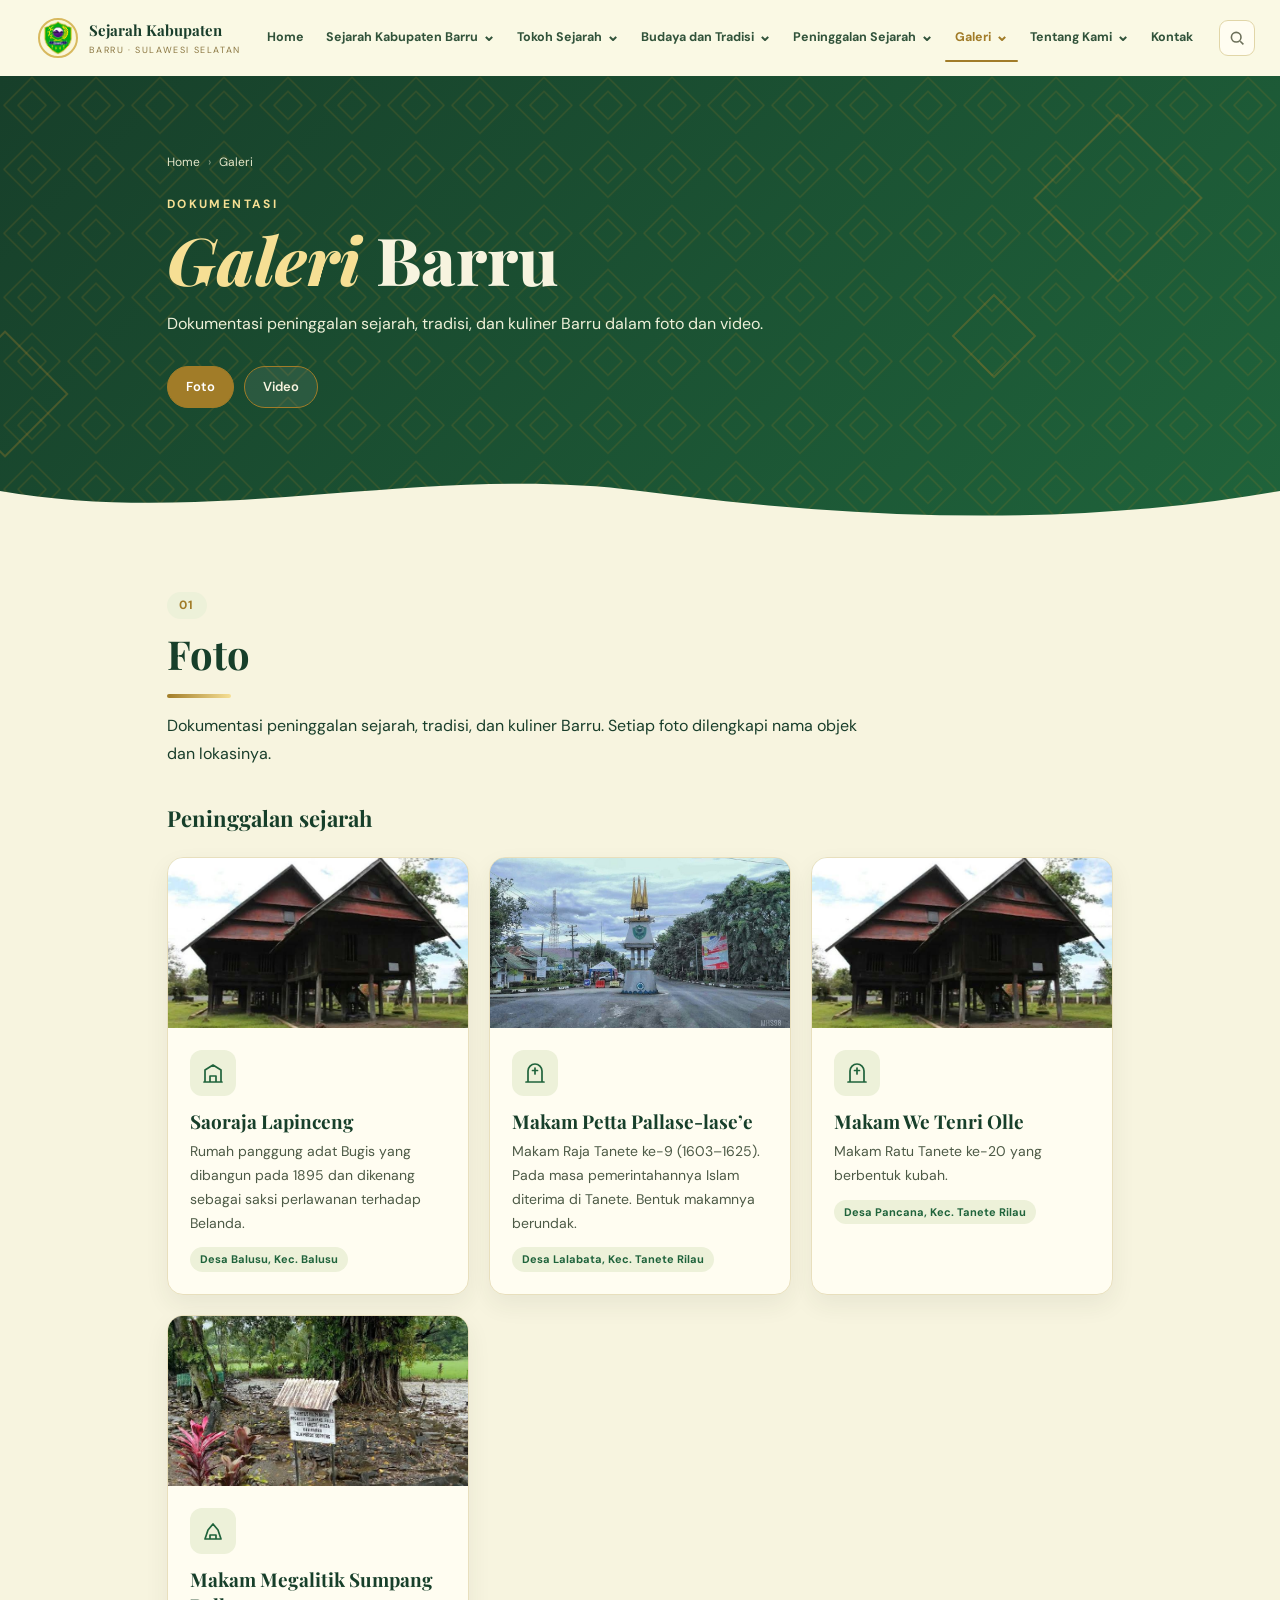
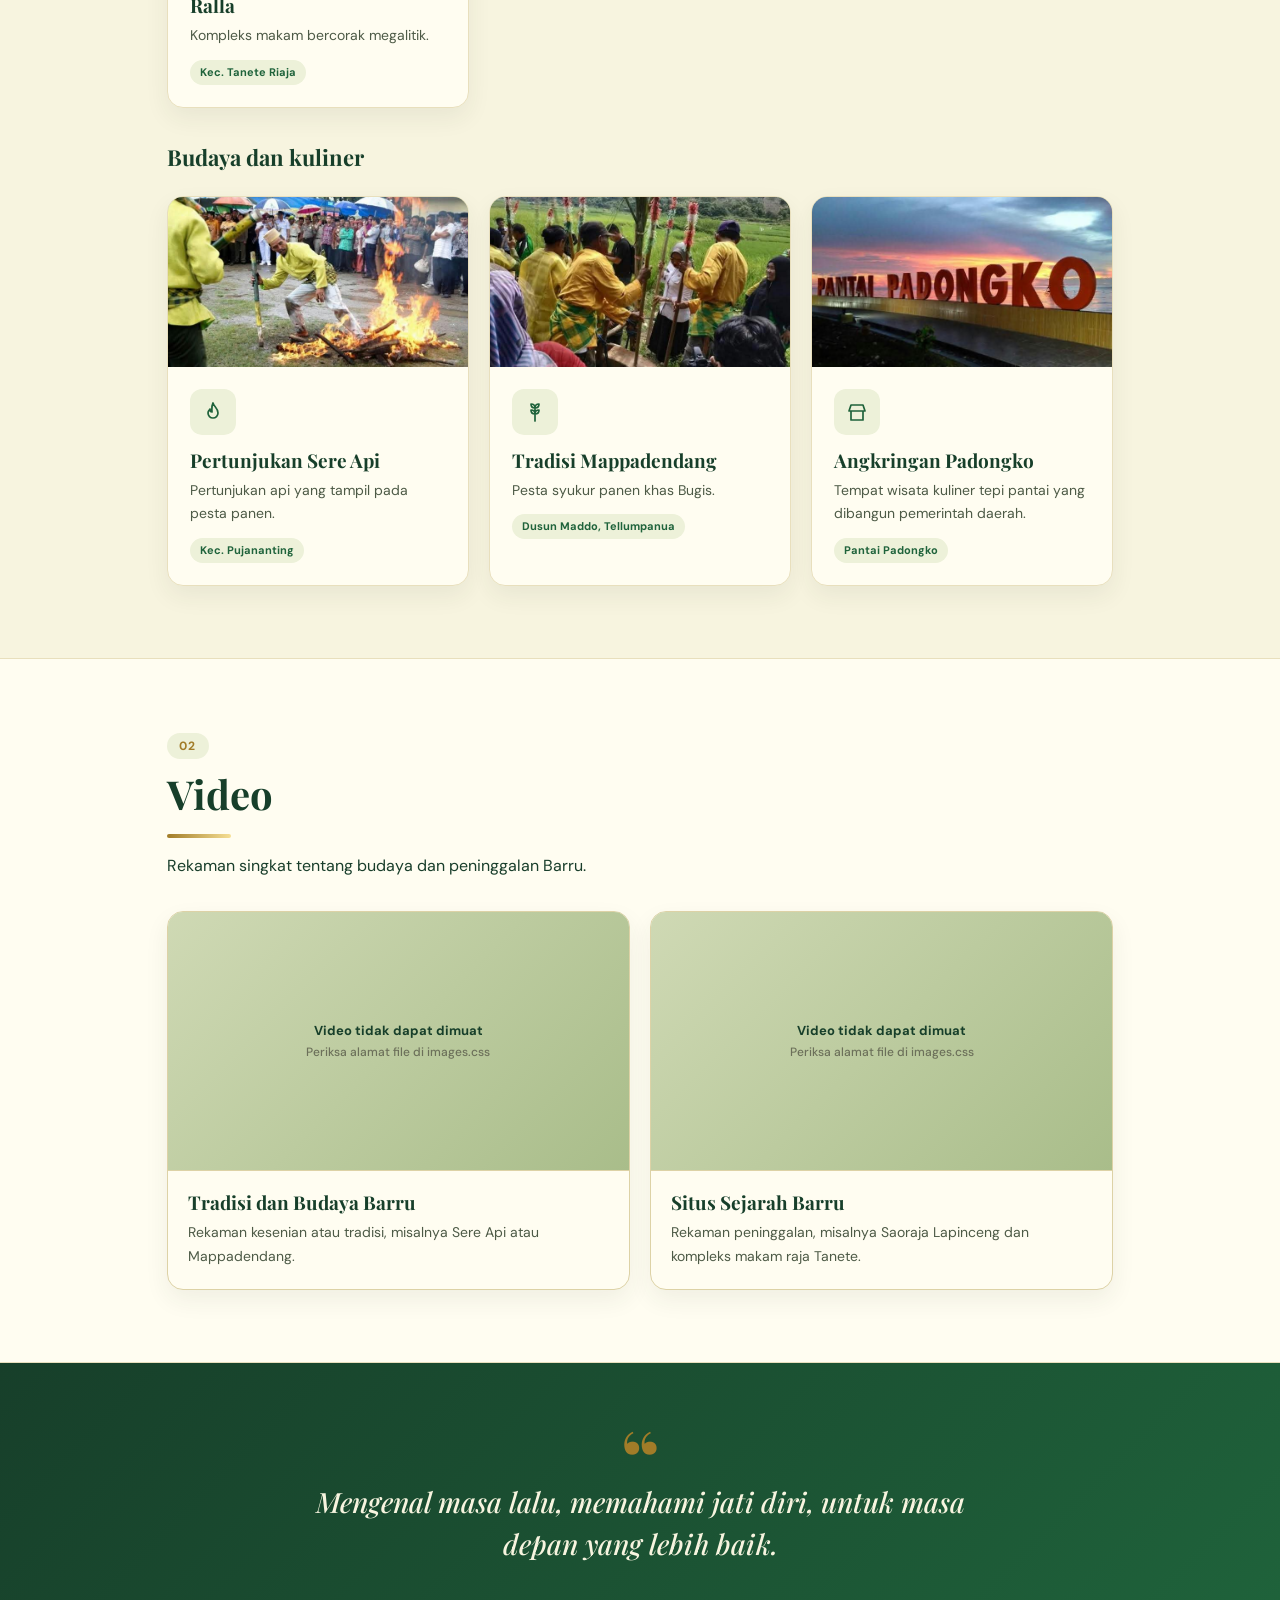
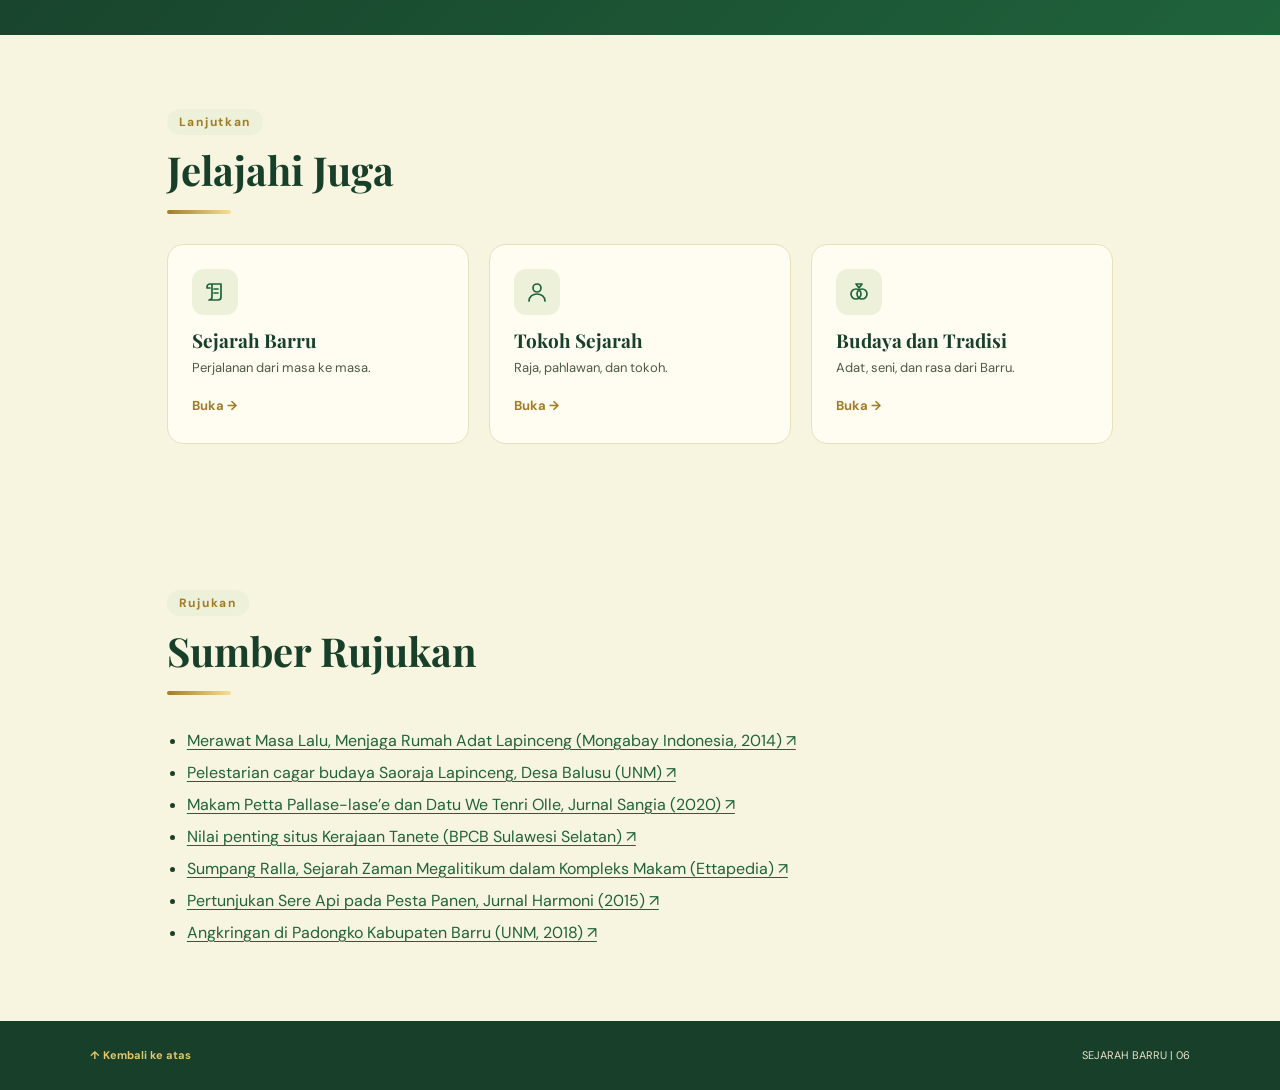
<file: galeri.html>
<!DOCTYPE html>
<html lang="id">
<head>
  <meta charset="UTF-8">
  <meta name="viewport" content="width=device-width, initial-scale=1.0">
  <meta name="description" content="Dokumentasi situs sejarah dan tradisi Kabupaten Barru.">
  <title>Galeri · Kabupaten Barru</title>
  <link rel="preconnect" href="https://fonts.googleapis.com">
  <link rel="preconnect" href="https://fonts.gstatic.com" crossorigin>
  <link href="https://fonts.googleapis.com/css2?family=DM+Sans:wght@400;500;600;700&family=Playfair+Display:ital,wght@0,600;0,700;0,800;1,500&display=swap" rel="stylesheet">
  <link rel="stylesheet" href="assets/css/images.css">
  <link rel="stylesheet" href="assets/css/base.css">
  <link rel="stylesheet" href="assets/css/menu.css">
  <link rel="stylesheet" href="assets/css/halaman.css">
  <link rel="stylesheet" href="assets/css/galeri.css">
  <link rel="stylesheet" href="assets/css/animasi.css">
</head>
<body data-page="galeri">
<header class="site-header" id="top">
  <a class="brand" href="index.html" aria-label="Sejarah Kabupaten Barru, beranda">
    <span class="brand-mark" aria-hidden="true"></span>
    <span><strong>Sejarah Kabupaten</strong><small>BARRU · SULAWESI SELATAN</small></span>
  </a>

  <nav class="main-nav" id="mainNav" aria-label="Navigasi utama">
    <a href="index.html" class="nav-link" data-page-link="home">Home</a>
    <div class="dropdown">
      <button class="dropdown-toggle" data-page-link="sejarah" id="historyToggle" aria-expanded="false" aria-controls="historyMenu">
        Sejarah Kabupaten Barru <span class="chevron">⌄</span>
      </button>
      <div class="dropdown-menu mega" id="historyMenu">
          <a class="menu-feature" href="sejarah.html#pembentukan">
            <svg viewBox="0 0 200 130" role="img" aria-label="Ilustrasi rumah tradisional di perbukitan" preserveAspectRatio="xMidYMid slice">
              <rect width="200" height="130" fill="#a8d2d1"/><rect y="62" width="200" height="68" fill="#d7d99b"/>
              <circle cx="152" cy="30" r="15" fill="#f6df94"/>
              <path d="M-20 105Q40 50 110 90T220 85V130H-20Z" fill="#769b68"/>
              <path d="M40 130Q120 70 220 112V130Z" fill="#47794d"/>
              <path d="M62 62 100 30l38 32-5 6-33-25-33 25Z" fill="#714c35"/>
              <rect x="70" y="64" width="60" height="30" fill="#e8d6a5" stroke="#6d5238" stroke-width="3"/>
              <rect x="80" y="70" width="10" height="16" fill="#466b4b"/><rect x="95" y="70" width="10" height="16" fill="#466b4b"/><rect x="110" y="70" width="10" height="16" fill="#466b4b"/>
              <path d="M76 94v14M124 94v14" stroke="#6b4b35" stroke-width="3"/>
            </svg>
            <span class="feature-text"><strong>Hari Jadi Barru</strong><small>20 Februari 1960, lahirnya Kabupaten Barru.</small></span>
          </a>
          <div class="menu-list">
            <a href="sejarah.html#asal-usul"><span class="mi"><svg viewBox="0 0 24 24" width="20" height="20" fill="none" stroke="currentColor" stroke-width="1.8" stroke-linecap="round" stroke-linejoin="round" aria-hidden="true"><path d="M12 21s7-6.2 7-11a7 7 0 1 0-14 0c0 4.8 7 11 7 11Z"/><circle cx="12" cy="10" r="2.5"/></svg></span><span class="mt"><strong>Asal Usul Barru</strong><small>Pengantar dan empat wilayah kerajaan</small></span></a>
            <a href="sejarah.html#masa-kerajaan"><span class="mi"><svg viewBox="0 0 24 24" width="20" height="20" fill="none" stroke="currentColor" stroke-width="1.8" stroke-linecap="round" stroke-linejoin="round" aria-hidden="true"><path d="M3 18h18M4 18 3 7l5 4 4-6 4 6 5-4-1 11"/></svg></span><span class="mt"><strong>Masa Kerajaan</strong><small>Berru, Tanete, Soppeng Riaja, Mallusetasi</small></span></a>
            <a href="sejarah.html#masa-penjajahan"><span class="mi"><svg viewBox="0 0 24 24" width="20" height="20" fill="none" stroke="currentColor" stroke-width="1.8" stroke-linecap="round" stroke-linejoin="round" aria-hidden="true"><path d="M4 21V9l8-5 8 5v12M9 21v-6h6v6M3 21h18"/></svg></span><span class="mt"><strong>Masa Penjajahan</strong><small>Onder Afdeling Barru di era Belanda</small></span></a>
            <a href="sejarah.html#masa-kemerdekaan"><span class="mi"><svg viewBox="0 0 24 24" width="20" height="20" fill="none" stroke="currentColor" stroke-width="1.8" stroke-linecap="round" stroke-linejoin="round" aria-hidden="true"><path d="M5 21V4M5 4h12l-2 4 2 4H5"/></svg></span><span class="mt"><strong>Masa Kemerdekaan</strong><small>Dari Self Bestuur menjadi Swapraja</small></span></a>
            <a href="sejarah.html#pembentukan"><span class="mi"><svg viewBox="0 0 24 24" width="20" height="20" fill="none" stroke="currentColor" stroke-width="1.8" stroke-linecap="round" stroke-linejoin="round" aria-hidden="true"><rect x="3" y="5" width="18" height="16" rx="2"/><path d="M3 10h18M8 3v4m8-4v4"/></svg></span><span class="mt"><strong>Pembentukan Kabupaten</strong><small>Hari jadi 20 Februari 1960</small></span></a>
            <a href="sejarah.html#timeline"><span class="mi"><svg viewBox="0 0 24 24" width="20" height="20" fill="none" stroke="currentColor" stroke-width="1.8" stroke-linecap="round" stroke-linejoin="round" aria-hidden="true"><circle cx="12" cy="12" r="9"/><path d="M12 7v5l3 2"/></svg></span><span class="mt"><strong>Timeline Sejarah</strong><small>Ringkasan perjalanan dari masa ke masa</small></span></a>
          </div>
        </div>
    </div>
    <div class="dropdown">
      <button class="dropdown-toggle" data-page-link="tokoh" aria-expanded="false">Tokoh Sejarah <span class="chevron">⌄</span></button>
      <div class="dropdown-menu mega satu ">
        <a class="menu-feature" href="tokoh.html#raja-bangsawan" style="--img-menu-feature:var(--img-menu-tokoh)"><svg viewBox="0 0 200 130" preserveAspectRatio="xMidYMid slice" aria-hidden="true"><rect width="200" height="130" fill="#2f6f49"/><circle cx="100" cy="150" r="90" fill="#a17c28" opacity=".35"/><circle cx="100" cy="150" r="60" fill="#a17c28" opacity=".35"/><path d="M62 92 54 50l26 20 20-30 20 30 26-20-8 42Z" fill="#f6df94" stroke="#a17c28" stroke-width="3" stroke-linejoin="round"/><rect x="62" y="96" width="76" height="9" rx="3" fill="#a17c28"/></svg><span class="feature-text"><strong>Tokoh Barru</strong><small>Raja, pahlawan, dan tokoh masyarakat.</small></span></a>
        <div class="menu-list"><a href="tokoh.html#raja-bangsawan"><span class="mi"><svg viewBox="0 0 24 24" width="20" height="20" fill="none" stroke="currentColor" stroke-width="1.8" stroke-linecap="round" stroke-linejoin="round" aria-hidden="true"><path d="M3 18h18M4 18 3 7l5 4 4-6 4 6 5-4-1 11"/></svg></span><span class="mt"><strong>Raja dan Bangsawan</strong><small>Arung dan raja empat kerajaan</small></span></a><a href="tokoh.html#pahlawan"><span class="mi"><svg viewBox="0 0 24 24" width="20" height="20" fill="none" stroke="currentColor" stroke-width="1.8" stroke-linecap="round" stroke-linejoin="round" aria-hidden="true"><path d="M12 3l7 3v5c0 5-3 8-7 10-4-2-7-5-7-10V6z"/></svg></span><span class="mt"><strong>Pahlawan</strong><small>Perlawanan dan perjuangan</small></span></a><a href="tokoh.html#tokoh-masyarakat"><span class="mi"><svg viewBox="0 0 24 24" width="20" height="20" fill="none" stroke="currentColor" stroke-width="1.8" stroke-linecap="round" stroke-linejoin="round" aria-hidden="true"><circle cx="9" cy="8" r="3"/><path d="M3 20c0-3.3 2.7-6 6-6s6 2.7 6 6M16 5a3 3 0 0 1 0 6M18 14c2 .8 3 3 3 6"/></svg></span><span class="mt"><strong>Tokoh Masyarakat</strong><small>Pemimpin daerah, adat, dan pendidik</small></span></a></div>
      </div>
    </div>
    <div class="dropdown">
      <button class="dropdown-toggle" data-page-link="budaya" aria-expanded="false">Budaya dan Tradisi <span class="chevron">⌄</span></button>
      <div class="dropdown-menu mega satu ">
        <a class="menu-feature" href="budaya.html" style="--img-menu-feature:var(--img-menu-budaya)"><svg viewBox="0 0 200 130" preserveAspectRatio="xMidYMid slice" aria-hidden="true"><rect width="200" height="130" fill="#245c3a"/><g fill="none" stroke="#f6df94" stroke-width="3"><path d="M100 14 160 65 100 116 40 65Z"/><path d="M100 32 138 65 100 98 62 65Z"/><path d="M100 50 116 65 100 80 84 65Z" fill="#f6df94"/></g><path d="M0 65h40M160 65h40M100 0v14M100 116v14" stroke="#f6df94" stroke-width="2" opacity=".5"/></svg><span class="feature-text"><strong>Warisan Bugis</strong><small>Adat, seni, dan rasa dari tanah Barru.</small></span></a>
        <div class="menu-list"><a href="budaya.html#adat-istiadat"><span class="mi"><svg viewBox="0 0 24 24" width="20" height="20" fill="none" stroke="currentColor" stroke-width="1.8" stroke-linecap="round" stroke-linejoin="round" aria-hidden="true"><circle cx="9" cy="14" r="5"/><circle cx="15" cy="14" r="5"/><path d="M9 4h6l-3 4z"/></svg></span><span class="mt"><strong>Adat Istiadat</strong><small>Pernikahan adat dan lembaga adat</small></span></a><a href="budaya.html#kesenian"><span class="mi"><svg viewBox="0 0 24 24" width="20" height="20" fill="none" stroke="currentColor" stroke-width="1.8" stroke-linecap="round" stroke-linejoin="round" aria-hidden="true"><path d="M9 18V5l11-2v13"/><circle cx="6" cy="18" r="3"/><circle cx="17" cy="16" r="3"/></svg></span><span class="mt"><strong>Kesenian</strong><small>Tari, musik, dan sastra</small></span></a><a href="budaya.html#kuliner"><span class="mi"><svg viewBox="0 0 24 24" width="20" height="20" fill="none" stroke="currentColor" stroke-width="1.8" stroke-linecap="round" stroke-linejoin="round" aria-hidden="true"><path d="M4 11h16a8 8 0 0 1-16 0ZM8 7c0-2 2-2 2-4M13 7c0-2 2-2 2-4"/></svg></span><span class="mt"><strong>Kuliner</strong><small>Makanan khas Barru</small></span></a></div>
      </div>
    </div>
    <div class="dropdown">
      <button class="dropdown-toggle" data-page-link="peninggalan" aria-expanded="false">Peninggalan Sejarah <span class="chevron">⌄</span></button>
      <div class="dropdown-menu mega satu kanan">
        <a class="menu-feature" href="peninggalan.html" style="--img-menu-feature:var(--img-menu-peninggalan)"><svg viewBox="0 0 200 130" preserveAspectRatio="xMidYMid slice" aria-hidden="true"><rect width="200" height="130" fill="#a8d2d1"/><rect y="88" width="200" height="42" fill="#47794d"/><circle cx="160" cy="28" r="13" fill="#f6df94"/><path d="M52 110V58A48 48 0 0 1 148 58V110H126V60A26 26 0 0 0 74 60V110Z" fill="#e8d6a5" stroke="#6d5238" stroke-width="3"/><rect x="40" y="108" width="120" height="10" fill="#6d5238"/></svg><span class="feature-text"><strong>Jejak Masa Lalu</strong><small>Situs dan naskah yang masih bertahan.</small></span></a>
        <div class="menu-list"><a href="peninggalan.html#situs"><span class="mi"><svg viewBox="0 0 24 24" width="20" height="20" fill="none" stroke="currentColor" stroke-width="1.8" stroke-linecap="round" stroke-linejoin="round" aria-hidden="true"><path d="M4 21V9l8-5 8 5v12M9 21v-6h6v6M3 21h18"/></svg></span><span class="mt"><strong>Situs dan Bangunan</strong><small>Situs kerajaan dan bangunan kuno</small></span></a><a href="peninggalan.html#naskah"><span class="mi"><svg viewBox="0 0 24 24" width="20" height="20" fill="none" stroke="currentColor" stroke-width="1.8" stroke-linecap="round" stroke-linejoin="round" aria-hidden="true"><path d="M7 4h11v13a3 3 0 0 1-3 3H6a3 3 0 0 0 3-3V4ZM7 4a3 3 0 0 0-3 3v1h3"/><path d="M11 9h4M11 13h4"/></svg></span><span class="mt"><strong>Naskah Kuno</strong><small>Lontara dan naskah La Galigo</small></span></a></div>
      </div>
    </div>
    <div class="dropdown">
      <button class="dropdown-toggle" data-page-link="galeri" aria-expanded="false">Galeri <span class="chevron">⌄</span></button>
      <div class="dropdown-menu mega satu kanan">
        <a class="menu-feature" href="galeri.html" style="--img-menu-feature:var(--img-menu-galeri)"><svg viewBox="0 0 200 130" preserveAspectRatio="xMidYMid slice" aria-hidden="true"><rect width="200" height="130" fill="#2b6b45"/><g transform="rotate(-6 73 61)"><rect x="30" y="28" width="86" height="66" rx="5" fill="#f7f4df" stroke="#a17c28" stroke-width="4"/><path d="M38 84l24-26 20 20 12-12 24 18v10H38Z" fill="#769b68"/></g><g transform="rotate(5 132 70)"><rect x="92" y="38" width="80" height="64" rx="5" fill="#f7f4df" stroke="#a17c28" stroke-width="4"/><circle cx="120" cy="58" r="8" fill="#f6df94"/><path d="M100 94l22-22 16 14 12-10 20 18v6H100Z" fill="#47794d"/></g></svg><span class="feature-text"><strong>Barru dalam Gambar</strong><small>Dokumentasi situs dan tradisi.</small></span></a>
        <div class="menu-list"><a href="galeri.html#foto"><span class="mi"><svg viewBox="0 0 24 24" width="20" height="20" fill="none" stroke="currentColor" stroke-width="1.8" stroke-linecap="round" stroke-linejoin="round" aria-hidden="true"><rect x="3" y="5" width="18" height="14" rx="2"/><circle cx="9" cy="11" r="2"/><path d="m21 16-5-5-8 8"/></svg></span><span class="mt"><strong>Foto</strong><small>Arsip dan dokumentasi foto</small></span></a><a href="galeri.html#video"><span class="mi"><svg viewBox="0 0 24 24" width="20" height="20" fill="none" stroke="currentColor" stroke-width="1.8" stroke-linecap="round" stroke-linejoin="round" aria-hidden="true"><rect x="3" y="6" width="13" height="12" rx="2"/><path d="m16 10 5-3v10l-5-3"/></svg></span><span class="mt"><strong>Video</strong><small>Rekaman budaya dan situs sejarah</small></span></a></div>
      </div>
    </div>
    <div class="dropdown">
      <button class="dropdown-toggle" data-page-link="tentang" aria-expanded="false">Tentang Kami <span class="chevron">⌄</span></button>
      <div class="dropdown-menu mega satu kanan">
        <a class="menu-feature" href="tentang.html" style="--img-menu-feature:var(--img-menu-tentang)"><svg viewBox="0 0 200 130" preserveAspectRatio="xMidYMid slice" aria-hidden="true"><rect width="200" height="130" fill="#245c3a"/><circle cx="160" cy="26" r="10" fill="#f6df94"/><path d="M100 40C80 28 56 28 36 36v62c20-8 44-8 64 4Z" fill="#f7f4df" stroke="#a17c28" stroke-width="3"/><path d="M100 40c20-12 44-12 64-4v62c-20-8-44-8-64 4Z" fill="#efe6bb" stroke="#a17c28" stroke-width="3"/><path d="M50 52c14-4 32-4 40 0M50 64c14-4 32-4 40 0M50 76c14-4 32-4 40 0M110 52c8-4 26-4 40 0M110 64c8-4 26-4 40 0" stroke="#a17c28" stroke-width="2.5" fill="none"/></svg><span class="feature-text"><strong>Di Balik Situs</strong><small>Tujuan dan tim penyusun.</small></span></a>
        <div class="menu-list"><a href="tentang.html#profil"><span class="mi"><svg viewBox="0 0 24 24" width="20" height="20" fill="none" stroke="currentColor" stroke-width="1.8" stroke-linecap="round" stroke-linejoin="round" aria-hidden="true"><circle cx="12" cy="12" r="9"/><path d="M12 11v6M12 7.5v.5"/></svg></span><span class="mt"><strong>Profil Situs</strong><small>Tujuan dan sumber rujukan</small></span></a><a href="tentang.html#metode"><span class="mi"><svg viewBox="0 0 24 24" width="20" height="20" fill="none" stroke="currentColor" stroke-width="1.8" stroke-linecap="round" stroke-linejoin="round" aria-hidden="true"><circle cx="9" cy="8" r="3"/><path d="M3 20c0-3.3 2.7-6 6-6s6 2.7 6 6M16 5a3 3 0 0 1 0 6M18 14c2 .8 3 3 3 6"/></svg></span><span class="mt"><strong>Sumber dan Metode</strong><small>Cara data dikumpulkan</small></span></a></div>
      </div>
    </div>
    <a href="kontak/index.html" class="nav-link">Kontak</a>
  </nav>

  <div class="nav-actions">
    <button class="search-btn" id="searchOpen" aria-label="Cari di situs ini">
      <svg viewBox="0 0 20 20" width="16" height="16" fill="none" stroke="currentColor" stroke-width="2" aria-hidden="true"><circle cx="9" cy="9" r="6"/><path d="m14 14 4 4"/></svg>
      <span>Cari...</span><kbd>Ctrl K</kbd>
    </button>
    <a class="nav-cta" href="sejarah.html#asal-usul">Mulai Baca</a>
    <button class="menu-toggle" id="menuToggle" aria-label="Buka navigasi" aria-expanded="false">☰</button>
  </div>
</header>

<div class="search-overlay" id="searchOverlay">
  <div class="search-modal" role="dialog" aria-modal="true" aria-label="Pencarian">
    <input id="searchInput" type="search" placeholder="Cari halaman atau bagian sejarah..." autocomplete="off">
    <ul class="search-results" id="searchResults"></ul>
  </div>
</div>
<main>
  <section class="p-hero" id="awal"><div class="p-pola"></div><span class="p-dia d1"></span><span class="p-dia d2"></span><span class="p-dia d3"></span>
    <div class="p-wrap p-hero-in">
      <nav class="p-crumb" aria-label="Jejak halaman"><a href="index.html">Home</a><span>›</span>Galeri</nav>
      <p class="p-kicker">Dokumentasi</p><h1><em>Galeri</em> Barru</h1><p class="p-lead">Dokumentasi peninggalan sejarah, tradisi, dan kuliner Barru dalam foto dan video.</p>
      <div class="p-chips"><a href="#foto">Foto</a><a href="#video">Video</a></div>
    </div>
    <svg class="p-wave" viewBox="0 0 1440 60" preserveAspectRatio="none" aria-hidden="true"><path d="M0 30C240 70 480 0 720 30s480 40 720 0V60H0Z"/></svg>
  </section>
<section class="p-sec" id="foto"><div class="p-wrap"><div class="p-head reveal"><span class="p-eyebrow">01</span><h2>Foto</h2><div class="p-garis"></div><p class="p-intro">Dokumentasi peninggalan sejarah, tradisi, dan kuliner Barru. Setiap foto dilengkapi nama objek dan lokasinya.</p></div><h3 class="p-sub">Peninggalan sejarah</h3><div class="p-grid"><article class="p-card reveal"><div class="p-img foto-lapinceng" role="img" aria-label="Saoraja Lapinceng"></div><div class="p-body"><span class="p-ico"><svg viewBox="0 0 24 24" fill="none" stroke="currentColor" stroke-width="1.7" stroke-linecap="round" stroke-linejoin="round" aria-hidden="true"><path d="M4 21V9l8-5 8 5v12M9 21v-6h6v6M3 21h18"/></svg></span><h3>Saoraja Lapinceng</h3><p>Rumah panggung adat Bugis yang dibangun pada 1895 dan dikenang sebagai saksi perlawanan terhadap Belanda.</p><div class="p-tags"><span class="tag">Desa Balusu, Kec. Balusu</span></div></div></article><article class="p-card reveal"><div class="p-img foto-makam-petta-pallase" role="img" aria-label="Makam Petta Pallase-lase’e"></div><div class="p-body"><span class="p-ico"><svg viewBox="0 0 24 24" fill="none" stroke="currentColor" stroke-width="1.7" stroke-linecap="round" stroke-linejoin="round" aria-hidden="true"><path d="M5 21V10a7 7 0 0 1 14 0v11M3 21h18M12 7v6M9.5 9.5h5"/></svg></span><h3>Makam Petta Pallase-lase’e</h3><p>Makam Raja Tanete ke-9 (1603–1625). Pada masa pemerintahannya Islam diterima di Tanete. Bentuk makamnya berundak.</p><div class="p-tags"><span class="tag">Desa Lalabata, Kec. Tanete Rilau</span></div></div></article><article class="p-card reveal"><div class="p-img foto-makam-we-tenri-olle" role="img" aria-label="Makam We Tenri Olle"></div><div class="p-body"><span class="p-ico"><svg viewBox="0 0 24 24" fill="none" stroke="currentColor" stroke-width="1.7" stroke-linecap="round" stroke-linejoin="round" aria-hidden="true"><path d="M5 21V10a7 7 0 0 1 14 0v11M3 21h18M12 7v6M9.5 9.5h5"/></svg></span><h3>Makam We Tenri Olle</h3><p>Makam Ratu Tanete ke-20 yang berbentuk kubah.</p><div class="p-tags"><span class="tag">Desa Pancana, Kec. Tanete Rilau</span></div></div></article><article class="p-card reveal"><div class="p-img foto-sumpang-ralla" role="img" aria-label="Makam Megalitik Sumpang Ralla"></div><div class="p-body"><span class="p-ico"><svg viewBox="0 0 24 24" fill="none" stroke="currentColor" stroke-width="1.7" stroke-linecap="round" stroke-linejoin="round" aria-hidden="true"><path d="M4 20l3-9 5-6 5 6 3 9ZM9 20v-4h6v4"/></svg></span><h3>Makam Megalitik Sumpang Ralla</h3><p>Kompleks makam bercorak megalitik.</p><div class="p-tags"><span class="tag">Kec. Tanete Riaja</span></div></div></article></div><h3 class="p-sub">Budaya dan kuliner</h3><div class="p-grid"><article class="p-card reveal"><div class="p-img foto-sere-api" role="img" aria-label="Pertunjukan Sere Api"></div><div class="p-body"><span class="p-ico"><svg viewBox="0 0 24 24" fill="none" stroke="currentColor" stroke-width="1.7" stroke-linecap="round" stroke-linejoin="round" aria-hidden="true"><path d="M12 3c1 4 5 5 5 10a5 5 0 0 1-10 0c0-2 1-3 2-4 0 2 1 3 2 3 0-3-1-5 1-9Z"/></svg></span><h3>Pertunjukan Sere Api</h3><p>Pertunjukan api yang tampil pada pesta panen.</p><div class="p-tags"><span class="tag">Kec. Pujananting</span></div></div></article><article class="p-card reveal"><div class="p-img foto-mappadendang" role="img" aria-label="Tradisi Mappadendang"></div><div class="p-body"><span class="p-ico"><svg viewBox="0 0 24 24" fill="none" stroke="currentColor" stroke-width="1.7" stroke-linecap="round" stroke-linejoin="round" aria-hidden="true"><path d="M12 21V8M12 8c-3 0-4-2-4-4 3 0 4 2 4 4Zm0 0c3 0 4-2 4-4-3 0-4 2-4 4ZM12 14c-3 0-4-2-4-4 3 0 4 2 4 4Zm0 0c3 0 4-2 4-4-3 0-4 2-4 4Z"/></svg></span><h3>Tradisi Mappadendang</h3><p>Pesta syukur panen khas Bugis.</p><div class="p-tags"><span class="tag">Dusun Maddo, Tellumpanua</span></div></div></article><article class="p-card reveal"><div class="p-img foto-angkringan-padongko" role="img" aria-label="Angkringan Padongko"></div><div class="p-body"><span class="p-ico"><svg viewBox="0 0 24 24" fill="none" stroke="currentColor" stroke-width="1.7" stroke-linecap="round" stroke-linejoin="round" aria-hidden="true"><path d="M4 11l2-6h12l2 6M4 11h16M6 11v9h12v-9"/></svg></span><h3>Angkringan Padongko</h3><p>Tempat wisata kuliner tepi pantai yang dibangun pemerintah daerah.</p><div class="p-tags"><span class="tag">Pantai Padongko</span></div></div></article></div></div></section>
<section class="p-sec alt" id="video"><div class="p-wrap"><div class="p-head reveal"><span class="p-eyebrow">02</span><h2>Video</h2><div class="p-garis"></div><p class="p-intro">Rekaman singkat tentang budaya dan peninggalan Barru.</p></div><div class="v-grid"><article class="v-card reveal"><div class="v-frame foto-video-1" data-youtube="" data-mp4="assets/video/video-mapadendang.mp4" data-judul="Tradisi dan Budaya Barru"><div class="v-play"><svg viewBox="0 0 24 24" aria-hidden="true"><path d="M8 5v14l11-7Z"/></svg></div><div class="v-info"><p>Video 1</p><small>Siap diputar · Suara aktif</small></div></div><div class="v-body"><h3>Tradisi dan Budaya Barru</h3><p>Rekaman kesenian atau tradisi, misalnya Sere Api atau Mappadendang.</p></div></article><article class="v-card reveal"><div class="v-frame foto-video-2" data-youtube="" data-mp4="assets/video/sejarah.mov" data-judul="Situs Sejarah Barru"><div class="v-play"><svg viewBox="0 0 24 24" aria-hidden="true"><path d="M8 5v14l11-7Z"/></svg></div><div class="v-info"><p>Video 2</p><small>Siap diputar · Suara aktif</small></div></div><div class="v-body"><h3>Situs Sejarah Barru</h3><p>Rekaman peninggalan, misalnya Saoraja Lapinceng dan kompleks makam raja Tanete.</p></div></article></div></div></section>
<section class="p-quote"><div class="p-wrap reveal"><span class="qm">“</span><blockquote>Mengenal masa lalu, memahami jati diri, untuk masa depan yang lebih baik.</blockquote></div></section>
<section class="p-sec"><div class="p-wrap"><div class="p-head reveal"><span class="p-eyebrow">Lanjutkan</span><h2>Jelajahi Juga</h2><div class="p-garis"></div></div><div class="p-grid"><a class="p-more reveal" href="sejarah.html"><span class="p-ico"><svg class="" viewBox="0 0 24 24" fill="none" stroke="currentColor" stroke-width="1.7" stroke-linecap="round" stroke-linejoin="round" aria-hidden="true"><path d="M7 4h11v13a3 3 0 0 1-3 3H6a3 3 0 0 0 3-3V4ZM7 4a3 3 0 0 0-3 3v1h3"/><path d="M11 9h4M11 13h4"/></svg></span><strong>Sejarah Barru</strong><small>Perjalanan dari masa ke masa.</small><em>Buka →</em></a><a class="p-more reveal" href="tokoh.html"><span class="p-ico"><svg class="" viewBox="0 0 24 24" fill="none" stroke="currentColor" stroke-width="1.7" stroke-linecap="round" stroke-linejoin="round" aria-hidden="true"><circle cx="12" cy="8" r="4"/><path d="M4 21c0-4.4 3.6-7 8-7s8 2.6 8 7"/></svg></span><strong>Tokoh Sejarah</strong><small>Raja, pahlawan, dan tokoh.</small><em>Buka →</em></a><a class="p-more reveal" href="budaya.html"><span class="p-ico"><svg class="" viewBox="0 0 24 24" fill="none" stroke="currentColor" stroke-width="1.7" stroke-linecap="round" stroke-linejoin="round" aria-hidden="true"><circle cx="9" cy="14" r="5"/><circle cx="15" cy="14" r="5"/><path d="M9 4h6l-3 4z"/></svg></span><strong>Budaya dan Tradisi</strong><small>Adat, seni, dan rasa dari Barru.</small><em>Buka →</em></a></div></div></section>
<section class="p-sec"><div class="p-wrap"><div class="p-head reveal"><span class="p-eyebrow">Rujukan</span><h2>Sumber Rujukan</h2><div class="p-garis"></div></div><ul class="p-src"><li><a href="https://mongabay.co.id/2014/12/19/merawat-masa-lalu-menjaga-rumah-adat-lapinceng/" target="_blank" rel="noopener">Merawat Masa Lalu, Menjaga Rumah Adat Lapinceng (Mongabay Indonesia, 2014) ↗</a></li><li><a href="https://ojs.unm.ac.id/tomalebbi/article/download/71433/pdf" target="_blank" rel="noopener">Pelestarian cagar budaya Saoraja Lapinceng, Desa Balusu (UNM) ↗</a></li><li><a href="https://core.ac.uk/download/335134417.pdf" target="_blank" rel="noopener">Makam Petta Pallase-lase’e dan Datu We Tenri Olle, Jurnal Sangia (2020) ↗</a></li><li><a href="https://kebudayaan.kemdikbud.go.id/bpcbsulsel/wp-content/uploads/sites/32/2018/12/nilai-penting-situs-kerajaan-tanete-MUHAMMAD-NUR-MUHAMMAD-TANG.pdf" target="_blank" rel="noopener">Nilai penting situs Kerajaan Tanete (BPCB Sulawesi Selatan) ↗</a></li><li><a href="https://ettapedia.org/sejarah/sumpang-ralla-sejarah-zaman-megalitikum-dalam-kompleks-makam/06/02/2021/" target="_blank" rel="noopener">Sumpang Ralla, Sejarah Zaman Megalitikum dalam Kompleks Makam (Ettapedia) ↗</a></li><li><a href="https://journal.unismuh.ac.id/index.php/harmoni/article/download/11795/pdf" target="_blank" rel="noopener">Pertunjukan Sere Api pada Pesta Panen, Jurnal Harmoni (2015) ↗</a></li><li><a href="https://core.ac.uk/download/211120205.pdf" target="_blank" rel="noopener">Angkringan di Padongko Kabupaten Barru (UNM, 2018) ↗</a></li></ul></div></section>
</main>
<footer class="footer" id="kontak">
  <a href="#top">↑ Kembali ke atas</a>
  <p>SEJARAH BARRU | 06</p>
</footer>
<script src="assets/js/main.js"></script>
<script src="assets/js/halaman.js"></script>
<script src="assets/js/galeri.js"></script>
<script src="assets/js/animasi.js"></script>
</body>
</html>
</file>
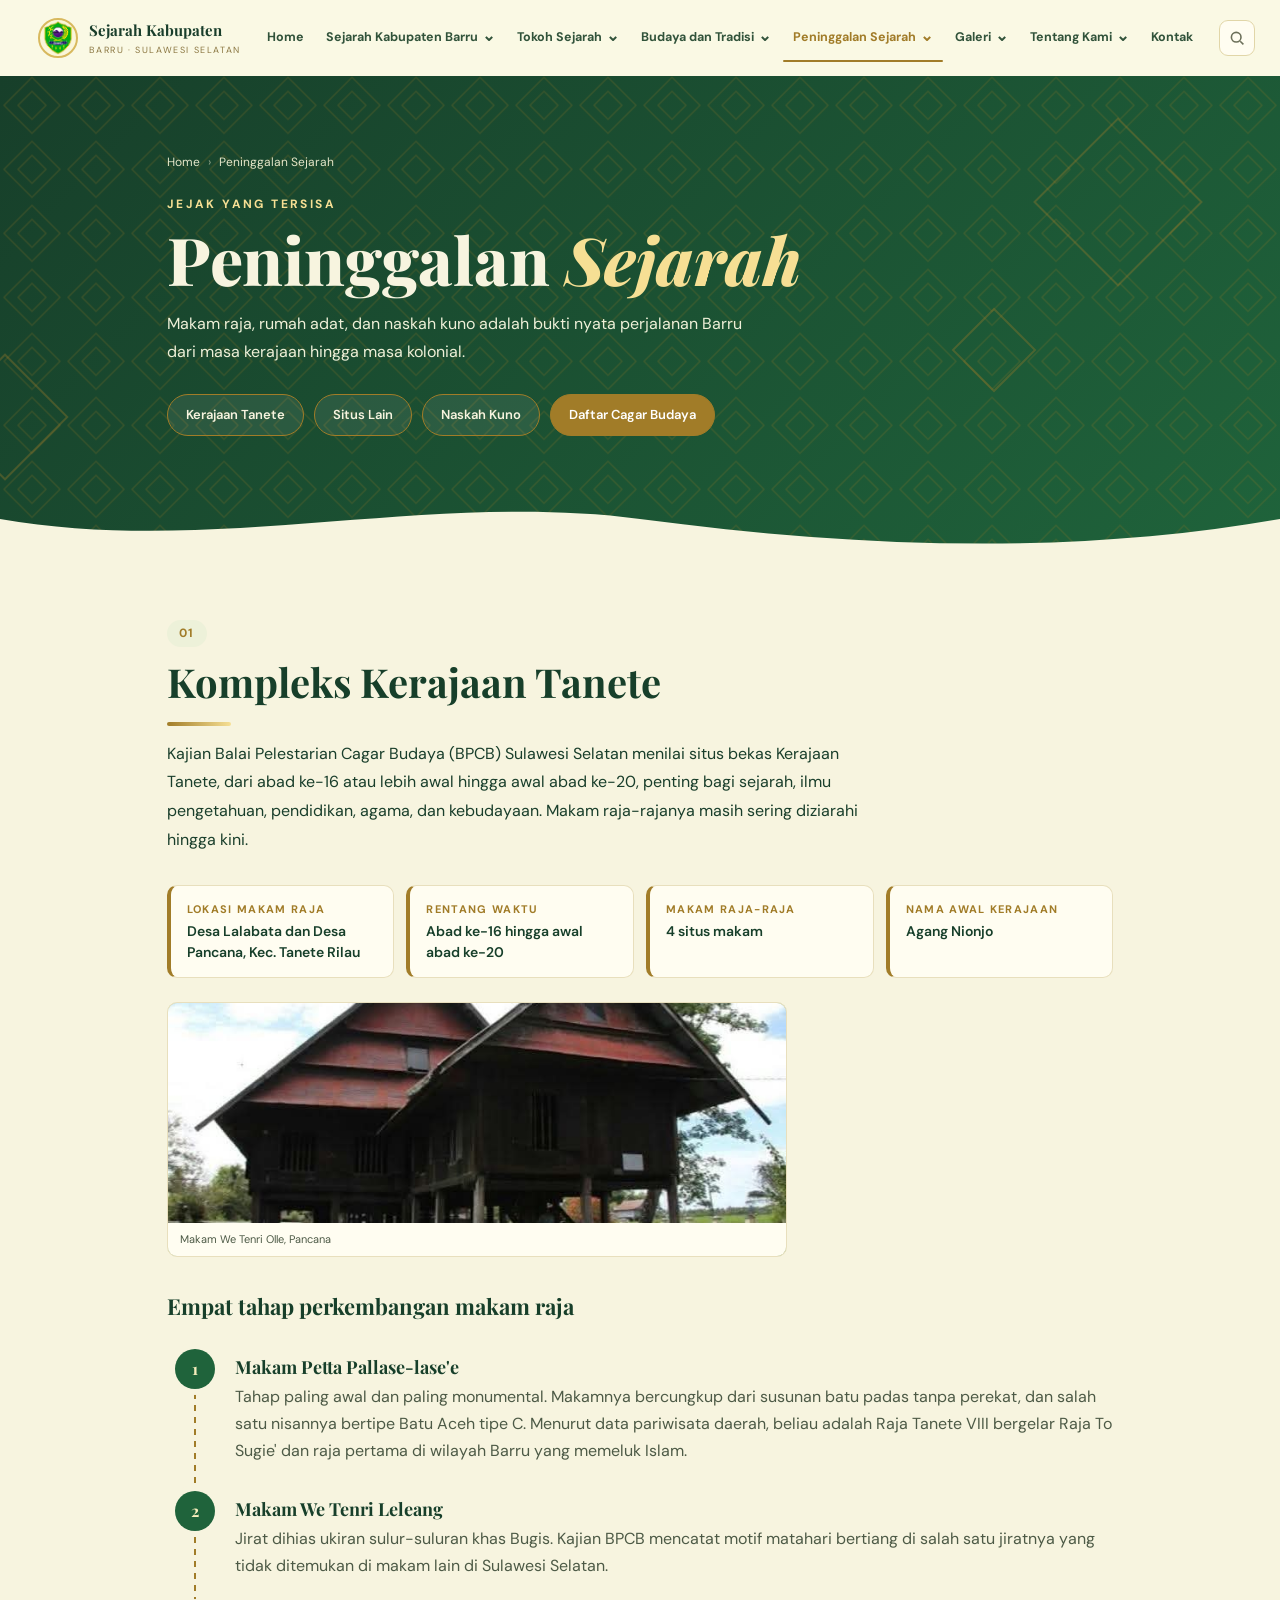
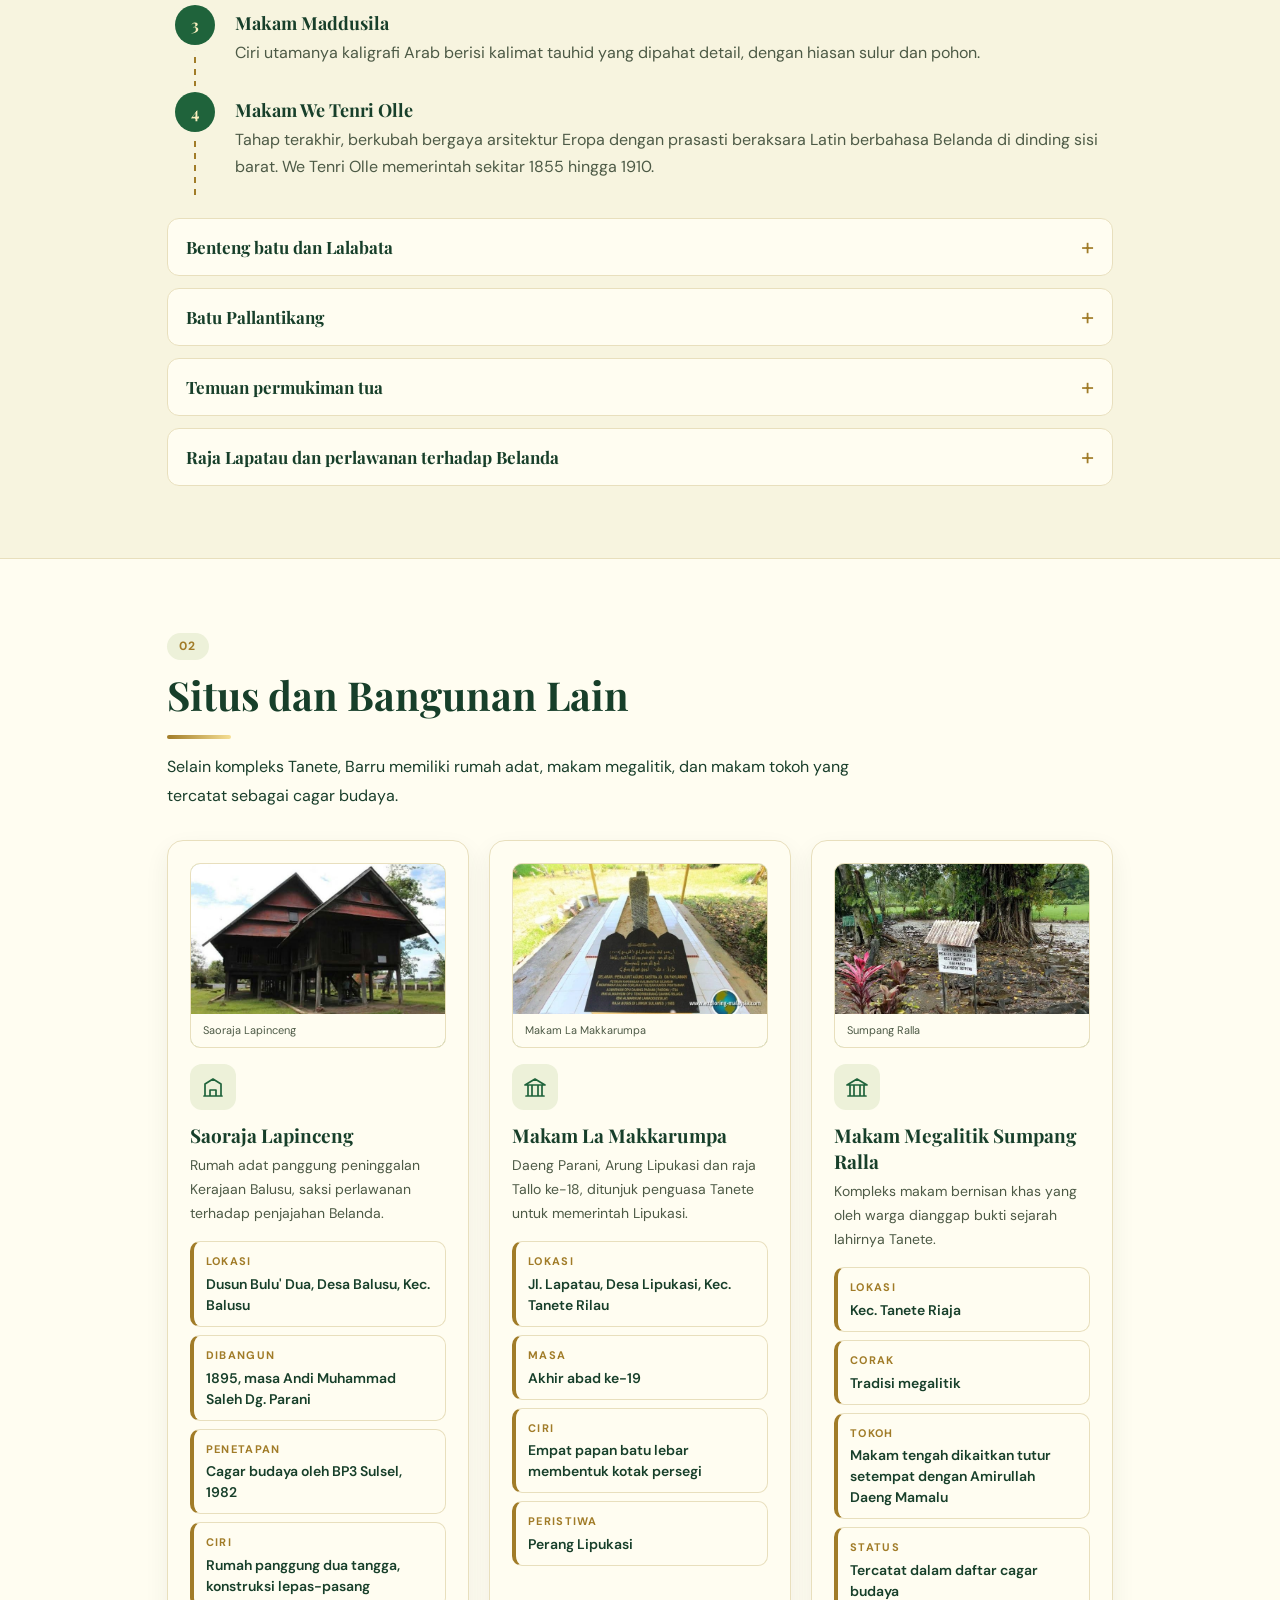
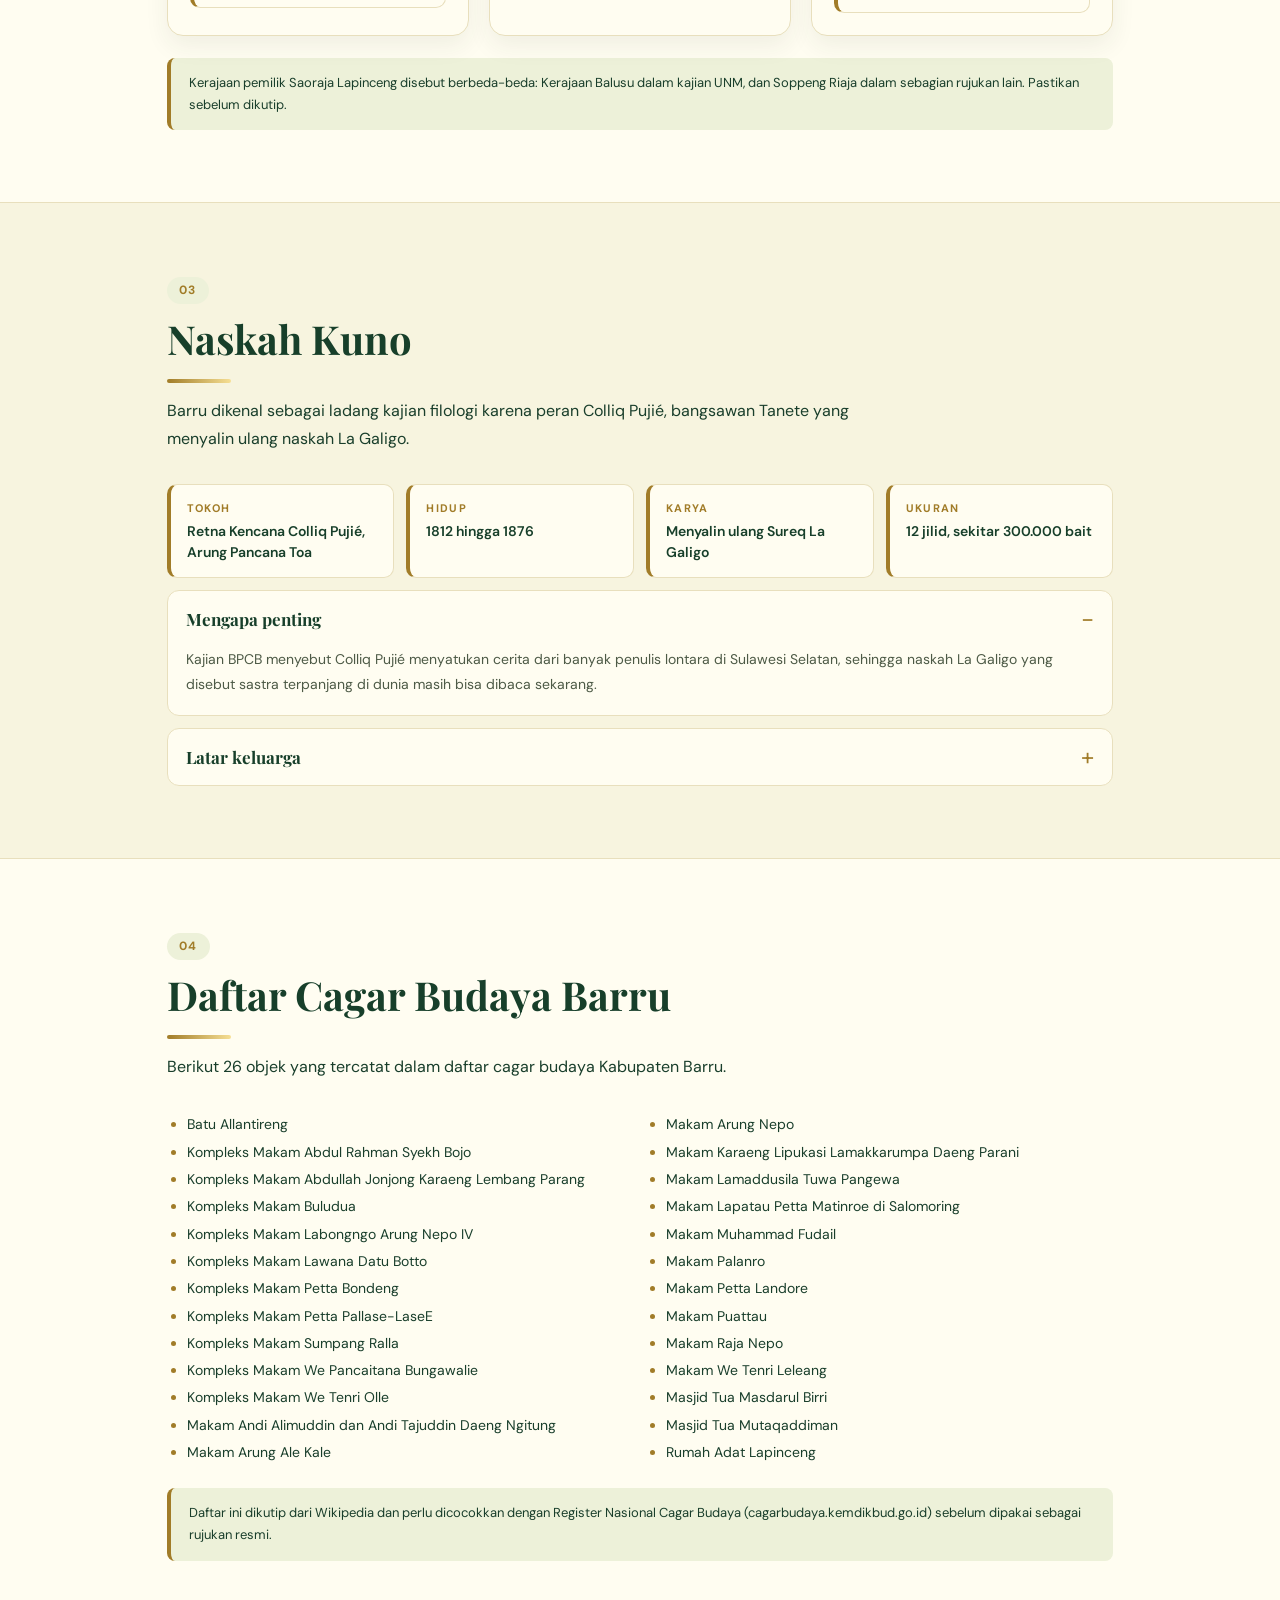
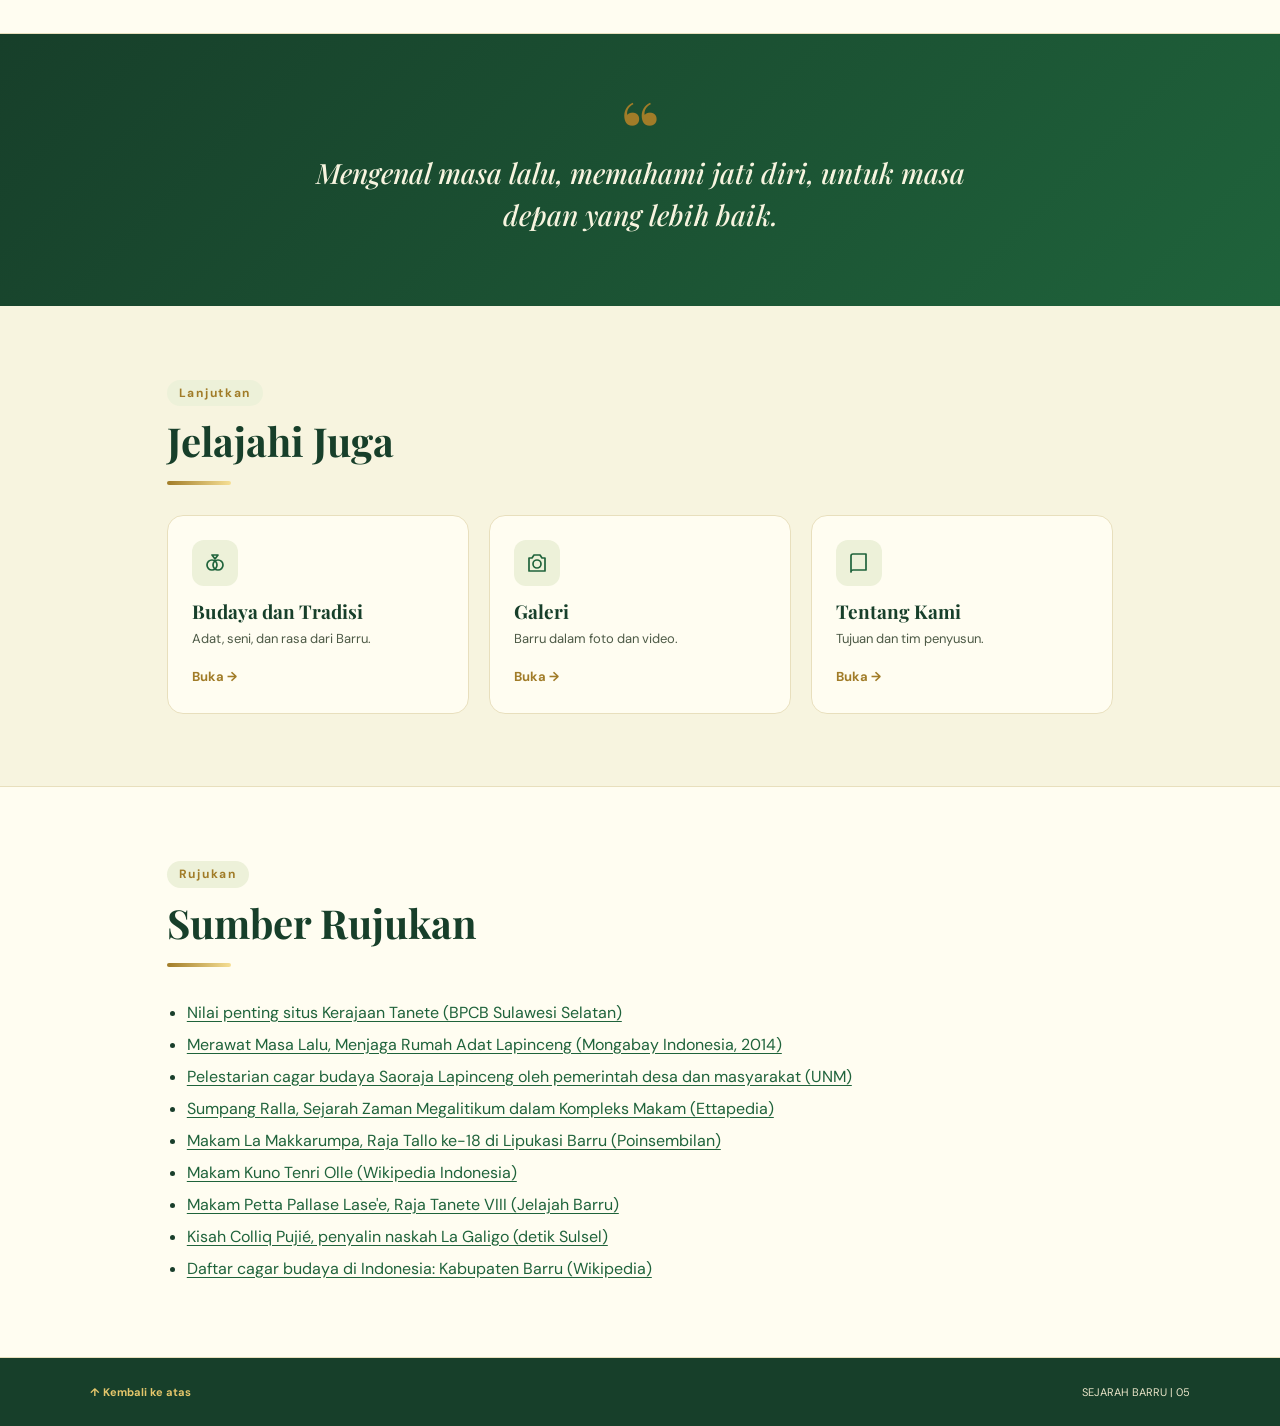
<file: peninggalan.html>
<!DOCTYPE html>
<html lang="id">
<head>
  <meta charset="UTF-8">
  <meta name="viewport" content="width=device-width, initial-scale=1.0">
  <meta name="description" content="Situs, bangunan, dan naskah kuno peninggalan Kabupaten Barru berdasarkan kajian dan dokumentasi.">
  <title>Peninggalan Sejarah · Kabupaten Barru</title>
  <link rel="preconnect" href="https://fonts.googleapis.com">
  <link rel="preconnect" href="https://fonts.gstatic.com" crossorigin>
  <link href="https://fonts.googleapis.com/css2?family=DM+Sans:wght@400;500;600;700&family=Playfair+Display:ital,wght@0,600;0,700;0,800;1,500&display=swap" rel="stylesheet">
  <link rel="stylesheet" href="assets/css/images.css">
  <link rel="stylesheet" href="assets/css/base.css">
  <link rel="stylesheet" href="assets/css/menu.css">
  <link rel="stylesheet" href="assets/css/halaman.css">
  <link rel="stylesheet" href="assets/css/animasi.css">
</head>
<body data-page="peninggalan">
<header class="site-header" id="top">
  <a class="brand" href="index.html" aria-label="Sejarah Kabupaten Barru, beranda">
    <span class="brand-mark" aria-hidden="true"></span>
    <span><strong>Sejarah Kabupaten</strong><small>BARRU · SULAWESI SELATAN</small></span>
  </a>

  <nav class="main-nav" id="mainNav" aria-label="Navigasi utama">
    <a href="index.html" class="nav-link" data-page-link="home">Home</a>
    <div class="dropdown">
      <button class="dropdown-toggle" data-page-link="sejarah" id="historyToggle" aria-expanded="false" aria-controls="historyMenu">
        Sejarah Kabupaten Barru <span class="chevron">⌄</span>
      </button>
      <div class="dropdown-menu mega" id="historyMenu">
          <a class="menu-feature" href="sejarah.html#pembentukan">
            <svg viewBox="0 0 200 130" role="img" aria-label="Ilustrasi rumah tradisional di perbukitan" preserveAspectRatio="xMidYMid slice">
              <rect width="200" height="130" fill="#a8d2d1"/><rect y="62" width="200" height="68" fill="#d7d99b"/>
              <circle cx="152" cy="30" r="15" fill="#f6df94"/>
              <path d="M-20 105Q40 50 110 90T220 85V130H-20Z" fill="#769b68"/>
              <path d="M40 130Q120 70 220 112V130Z" fill="#47794d"/>
              <path d="M62 62 100 30l38 32-5 6-33-25-33 25Z" fill="#714c35"/>
              <rect x="70" y="64" width="60" height="30" fill="#e8d6a5" stroke="#6d5238" stroke-width="3"/>
              <rect x="80" y="70" width="10" height="16" fill="#466b4b"/><rect x="95" y="70" width="10" height="16" fill="#466b4b"/><rect x="110" y="70" width="10" height="16" fill="#466b4b"/>
              <path d="M76 94v14M124 94v14" stroke="#6b4b35" stroke-width="3"/>
            </svg>
            <span class="feature-text"><strong>Hari Jadi Barru</strong><small>20 Februari 1960, lahirnya Kabupaten Barru.</small></span>
          </a>
          <div class="menu-list">
            <a href="sejarah.html#asal-usul"><span class="mi"><svg viewBox="0 0 24 24" width="20" height="20" fill="none" stroke="currentColor" stroke-width="1.8" stroke-linecap="round" stroke-linejoin="round" aria-hidden="true"><path d="M12 21s7-6.2 7-11a7 7 0 1 0-14 0c0 4.8 7 11 7 11Z"/><circle cx="12" cy="10" r="2.5"/></svg></span><span class="mt"><strong>Asal Usul Barru</strong><small>Pengantar dan empat wilayah kerajaan</small></span></a>
            <a href="sejarah.html#masa-kerajaan"><span class="mi"><svg viewBox="0 0 24 24" width="20" height="20" fill="none" stroke="currentColor" stroke-width="1.8" stroke-linecap="round" stroke-linejoin="round" aria-hidden="true"><path d="M3 18h18M4 18 3 7l5 4 4-6 4 6 5-4-1 11"/></svg></span><span class="mt"><strong>Masa Kerajaan</strong><small>Berru, Tanete, Soppeng Riaja, Mallusetasi</small></span></a>
            <a href="sejarah.html#masa-penjajahan"><span class="mi"><svg viewBox="0 0 24 24" width="20" height="20" fill="none" stroke="currentColor" stroke-width="1.8" stroke-linecap="round" stroke-linejoin="round" aria-hidden="true"><path d="M4 21V9l8-5 8 5v12M9 21v-6h6v6M3 21h18"/></svg></span><span class="mt"><strong>Masa Penjajahan</strong><small>Onder Afdeling Barru di era Belanda</small></span></a>
            <a href="sejarah.html#masa-kemerdekaan"><span class="mi"><svg viewBox="0 0 24 24" width="20" height="20" fill="none" stroke="currentColor" stroke-width="1.8" stroke-linecap="round" stroke-linejoin="round" aria-hidden="true"><path d="M5 21V4M5 4h12l-2 4 2 4H5"/></svg></span><span class="mt"><strong>Masa Kemerdekaan</strong><small>Dari Self Bestuur menjadi Swapraja</small></span></a>
            <a href="sejarah.html#pembentukan"><span class="mi"><svg viewBox="0 0 24 24" width="20" height="20" fill="none" stroke="currentColor" stroke-width="1.8" stroke-linecap="round" stroke-linejoin="round" aria-hidden="true"><rect x="3" y="5" width="18" height="16" rx="2"/><path d="M3 10h18M8 3v4m8-4v4"/></svg></span><span class="mt"><strong>Pembentukan Kabupaten</strong><small>Hari jadi 20 Februari 1960</small></span></a>
            <a href="sejarah.html#timeline"><span class="mi"><svg viewBox="0 0 24 24" width="20" height="20" fill="none" stroke="currentColor" stroke-width="1.8" stroke-linecap="round" stroke-linejoin="round" aria-hidden="true"><circle cx="12" cy="12" r="9"/><path d="M12 7v5l3 2"/></svg></span><span class="mt"><strong>Timeline Sejarah</strong><small>Ringkasan perjalanan dari masa ke masa</small></span></a>
          </div>
        </div>
    </div>
    <div class="dropdown">
      <button class="dropdown-toggle" data-page-link="tokoh" aria-expanded="false">Tokoh Sejarah <span class="chevron">⌄</span></button>
      <div class="dropdown-menu mega satu ">
        <a class="menu-feature" href="tokoh.html#raja-bangsawan" style="--img-menu-feature:var(--img-menu-tokoh)"><svg viewBox="0 0 200 130" preserveAspectRatio="xMidYMid slice" aria-hidden="true"><rect width="200" height="130" fill="#2f6f49"/><circle cx="100" cy="150" r="90" fill="#a17c28" opacity=".35"/><circle cx="100" cy="150" r="60" fill="#a17c28" opacity=".35"/><path d="M62 92 54 50l26 20 20-30 20 30 26-20-8 42Z" fill="#f6df94" stroke="#a17c28" stroke-width="3" stroke-linejoin="round"/><rect x="62" y="96" width="76" height="9" rx="3" fill="#a17c28"/></svg><span class="feature-text"><strong>Tokoh Barru</strong><small>Raja, pahlawan, dan tokoh masyarakat.</small></span></a>
        <div class="menu-list"><a href="tokoh.html#raja-bangsawan"><span class="mi"><svg viewBox="0 0 24 24" width="20" height="20" fill="none" stroke="currentColor" stroke-width="1.8" stroke-linecap="round" stroke-linejoin="round" aria-hidden="true"><path d="M3 18h18M4 18 3 7l5 4 4-6 4 6 5-4-1 11"/></svg></span><span class="mt"><strong>Raja dan Bangsawan</strong><small>Arung dan raja empat kerajaan</small></span></a><a href="tokoh.html#pahlawan"><span class="mi"><svg viewBox="0 0 24 24" width="20" height="20" fill="none" stroke="currentColor" stroke-width="1.8" stroke-linecap="round" stroke-linejoin="round" aria-hidden="true"><path d="M12 3l7 3v5c0 5-3 8-7 10-4-2-7-5-7-10V6z"/></svg></span><span class="mt"><strong>Pahlawan</strong><small>Perlawanan dan perjuangan</small></span></a><a href="tokoh.html#tokoh-masyarakat"><span class="mi"><svg viewBox="0 0 24 24" width="20" height="20" fill="none" stroke="currentColor" stroke-width="1.8" stroke-linecap="round" stroke-linejoin="round" aria-hidden="true"><circle cx="9" cy="8" r="3"/><path d="M3 20c0-3.3 2.7-6 6-6s6 2.7 6 6M16 5a3 3 0 0 1 0 6M18 14c2 .8 3 3 3 6"/></svg></span><span class="mt"><strong>Tokoh Masyarakat</strong><small>Pemimpin daerah, adat, dan pendidik</small></span></a></div>
      </div>
    </div>
    <div class="dropdown">
      <button class="dropdown-toggle" data-page-link="budaya" aria-expanded="false">Budaya dan Tradisi <span class="chevron">⌄</span></button>
      <div class="dropdown-menu mega satu ">
        <a class="menu-feature" href="budaya.html" style="--img-menu-feature:var(--img-menu-budaya)"><svg viewBox="0 0 200 130" preserveAspectRatio="xMidYMid slice" aria-hidden="true"><rect width="200" height="130" fill="#245c3a"/><g fill="none" stroke="#f6df94" stroke-width="3"><path d="M100 14 160 65 100 116 40 65Z"/><path d="M100 32 138 65 100 98 62 65Z"/><path d="M100 50 116 65 100 80 84 65Z" fill="#f6df94"/></g><path d="M0 65h40M160 65h40M100 0v14M100 116v14" stroke="#f6df94" stroke-width="2" opacity=".5"/></svg><span class="feature-text"><strong>Warisan Bugis</strong><small>Adat, seni, dan rasa dari tanah Barru.</small></span></a>
        <div class="menu-list"><a href="budaya.html#adat-istiadat"><span class="mi"><svg viewBox="0 0 24 24" width="20" height="20" fill="none" stroke="currentColor" stroke-width="1.8" stroke-linecap="round" stroke-linejoin="round" aria-hidden="true"><circle cx="9" cy="14" r="5"/><circle cx="15" cy="14" r="5"/><path d="M9 4h6l-3 4z"/></svg></span><span class="mt"><strong>Adat Istiadat</strong><small>Pernikahan adat dan lembaga adat</small></span></a><a href="budaya.html#kesenian"><span class="mi"><svg viewBox="0 0 24 24" width="20" height="20" fill="none" stroke="currentColor" stroke-width="1.8" stroke-linecap="round" stroke-linejoin="round" aria-hidden="true"><path d="M9 18V5l11-2v13"/><circle cx="6" cy="18" r="3"/><circle cx="17" cy="16" r="3"/></svg></span><span class="mt"><strong>Kesenian</strong><small>Tari, musik, dan sastra</small></span></a><a href="budaya.html#kuliner"><span class="mi"><svg viewBox="0 0 24 24" width="20" height="20" fill="none" stroke="currentColor" stroke-width="1.8" stroke-linecap="round" stroke-linejoin="round" aria-hidden="true"><path d="M4 11h16a8 8 0 0 1-16 0ZM8 7c0-2 2-2 2-4M13 7c0-2 2-2 2-4"/></svg></span><span class="mt"><strong>Kuliner</strong><small>Makanan khas Barru</small></span></a></div>
      </div>
    </div>
    <div class="dropdown">
      <button class="dropdown-toggle" data-page-link="peninggalan" aria-expanded="false">Peninggalan Sejarah <span class="chevron">⌄</span></button>
      <div class="dropdown-menu mega satu kanan">
        <a class="menu-feature" href="peninggalan.html" style="--img-menu-feature:var(--img-menu-peninggalan)"><svg viewBox="0 0 200 130" preserveAspectRatio="xMidYMid slice" aria-hidden="true"><rect width="200" height="130" fill="#a8d2d1"/><rect y="88" width="200" height="42" fill="#47794d"/><circle cx="160" cy="28" r="13" fill="#f6df94"/><path d="M52 110V58A48 48 0 0 1 148 58V110H126V60A26 26 0 0 0 74 60V110Z" fill="#e8d6a5" stroke="#6d5238" stroke-width="3"/><rect x="40" y="108" width="120" height="10" fill="#6d5238"/></svg><span class="feature-text"><strong>Jejak Masa Lalu</strong><small>Situs dan naskah yang masih bertahan.</small></span></a>
        <div class="menu-list"><a href="peninggalan.html#situs"><span class="mi"><svg viewBox="0 0 24 24" width="20" height="20" fill="none" stroke="currentColor" stroke-width="1.8" stroke-linecap="round" stroke-linejoin="round" aria-hidden="true"><path d="M4 21V9l8-5 8 5v12M9 21v-6h6v6M3 21h18"/></svg></span><span class="mt"><strong>Situs dan Bangunan</strong><small>Situs kerajaan dan bangunan kuno</small></span></a><a href="peninggalan.html#naskah"><span class="mi"><svg viewBox="0 0 24 24" width="20" height="20" fill="none" stroke="currentColor" stroke-width="1.8" stroke-linecap="round" stroke-linejoin="round" aria-hidden="true"><path d="M7 4h11v13a3 3 0 0 1-3 3H6a3 3 0 0 0 3-3V4ZM7 4a3 3 0 0 0-3 3v1h3"/><path d="M11 9h4M11 13h4"/></svg></span><span class="mt"><strong>Naskah Kuno</strong><small>Lontara dan naskah La Galigo</small></span></a></div>
      </div>
    </div>
    <div class="dropdown">
      <button class="dropdown-toggle" data-page-link="galeri" aria-expanded="false">Galeri <span class="chevron">⌄</span></button>
      <div class="dropdown-menu mega satu kanan">
        <a class="menu-feature" href="galeri.html" style="--img-menu-feature:var(--img-menu-galeri)"><svg viewBox="0 0 200 130" preserveAspectRatio="xMidYMid slice" aria-hidden="true"><rect width="200" height="130" fill="#2b6b45"/><g transform="rotate(-6 73 61)"><rect x="30" y="28" width="86" height="66" rx="5" fill="#f7f4df" stroke="#a17c28" stroke-width="4"/><path d="M38 84l24-26 20 20 12-12 24 18v10H38Z" fill="#769b68"/></g><g transform="rotate(5 132 70)"><rect x="92" y="38" width="80" height="64" rx="5" fill="#f7f4df" stroke="#a17c28" stroke-width="4"/><circle cx="120" cy="58" r="8" fill="#f6df94"/><path d="M100 94l22-22 16 14 12-10 20 18v6H100Z" fill="#47794d"/></g></svg><span class="feature-text"><strong>Barru dalam Gambar</strong><small>Dokumentasi situs dan tradisi.</small></span></a>
        <div class="menu-list"><a href="galeri.html#foto"><span class="mi"><svg viewBox="0 0 24 24" width="20" height="20" fill="none" stroke="currentColor" stroke-width="1.8" stroke-linecap="round" stroke-linejoin="round" aria-hidden="true"><rect x="3" y="5" width="18" height="14" rx="2"/><circle cx="9" cy="11" r="2"/><path d="m21 16-5-5-8 8"/></svg></span><span class="mt"><strong>Foto</strong><small>Arsip dan dokumentasi foto</small></span></a><a href="galeri.html#video"><span class="mi"><svg viewBox="0 0 24 24" width="20" height="20" fill="none" stroke="currentColor" stroke-width="1.8" stroke-linecap="round" stroke-linejoin="round" aria-hidden="true"><rect x="3" y="6" width="13" height="12" rx="2"/><path d="m16 10 5-3v10l-5-3"/></svg></span><span class="mt"><strong>Video</strong><small>Dokumenter dan video pendek</small></span></a></div>
      </div>
    </div>
    <div class="dropdown">
      <button class="dropdown-toggle" data-page-link="tentang" aria-expanded="false">Tentang Kami <span class="chevron">⌄</span></button>
      <div class="dropdown-menu mega satu kanan">
        <a class="menu-feature" href="tentang.html" style="--img-menu-feature:var(--img-menu-tentang)"><svg viewBox="0 0 200 130" preserveAspectRatio="xMidYMid slice" aria-hidden="true"><rect width="200" height="130" fill="#245c3a"/><circle cx="160" cy="26" r="10" fill="#f6df94"/><path d="M100 40C80 28 56 28 36 36v62c20-8 44-8 64 4Z" fill="#f7f4df" stroke="#a17c28" stroke-width="3"/><path d="M100 40c20-12 44-12 64-4v62c-20-8-44-8-64 4Z" fill="#efe6bb" stroke="#a17c28" stroke-width="3"/><path d="M50 52c14-4 32-4 40 0M50 64c14-4 32-4 40 0M50 76c14-4 32-4 40 0M110 52c8-4 26-4 40 0M110 64c8-4 26-4 40 0" stroke="#a17c28" stroke-width="2.5" fill="none"/></svg><span class="feature-text"><strong>Di Balik Situs</strong><small>Tujuan dan tim penyusun.</small></span></a>
        <div class="menu-list"><a href="tentang.html#profil"><span class="mi"><svg viewBox="0 0 24 24" width="20" height="20" fill="none" stroke="currentColor" stroke-width="1.8" stroke-linecap="round" stroke-linejoin="round" aria-hidden="true"><circle cx="12" cy="12" r="9"/><path d="M12 11v6M12 7.5v.5"/></svg></span><span class="mt"><strong>Profil Situs</strong><small>Tujuan dan sumber rujukan</small></span></a><a href="tentang.html#metode"><span class="mi"><svg viewBox="0 0 24 24" width="20" height="20" fill="none" stroke="currentColor" stroke-width="1.8" stroke-linecap="round" stroke-linejoin="round" aria-hidden="true"><circle cx="9" cy="8" r="3"/><path d="M3 20c0-3.3 2.7-6 6-6s6 2.7 6 6M16 5a3 3 0 0 1 0 6M18 14c2 .8 3 3 3 6"/></svg></span><span class="mt"><strong>Sumber dan Metode</strong><small>Cara data dikumpulkan</small></span></a></div>
      </div>
    </div>
    <a href="kontak/index.html" class="nav-link">Kontak</a>
  </nav>

  <div class="nav-actions">
    <button class="search-btn" id="searchOpen" aria-label="Cari di situs ini">
      <svg viewBox="0 0 20 20" width="16" height="16" fill="none" stroke="currentColor" stroke-width="2" aria-hidden="true"><circle cx="9" cy="9" r="6"/><path d="m14 14 4 4"/></svg>
      <span>Cari...</span><kbd>Ctrl K</kbd>
    </button>
    <a class="nav-cta" href="sejarah.html#asal-usul">Mulai Baca</a>
    <button class="menu-toggle" id="menuToggle" aria-label="Buka navigasi" aria-expanded="false">☰</button>
  </div>
</header>

<div class="search-overlay" id="searchOverlay">
  <div class="search-modal" role="dialog" aria-modal="true" aria-label="Pencarian">
    <input id="searchInput" type="search" placeholder="Cari halaman atau bagian sejarah..." autocomplete="off">
    <ul class="search-results" id="searchResults"></ul>
  </div>
</div>
<main>
  <section class="p-hero" id="awal"><div class="p-pola"></div><span class="p-dia d1"></span><span class="p-dia d2"></span><span class="p-dia d3"></span>
    <div class="p-wrap p-hero-in">
      <nav class="p-crumb" aria-label="Jejak halaman"><a href="index.html">Home</a><span>›</span>Peninggalan Sejarah</nav>
      <p class="p-kicker">Jejak yang Tersisa</p><h1>Peninggalan <em>Sejarah</em></h1><p class="p-lead">Makam raja, rumah adat, dan naskah kuno adalah bukti nyata perjalanan Barru dari masa kerajaan hingga masa kolonial.</p>
      <div class="p-chips"><a href="#tanete">Kerajaan Tanete</a><a href="#situs">Situs Lain</a><a href="#naskah">Naskah Kuno</a><a href="#daftar">Daftar Cagar Budaya</a></div>
    </div>
    <svg class="p-wave" viewBox="0 0 1440 60" preserveAspectRatio="none" aria-hidden="true"><path d="M0 30C240 70 480 0 720 30s480 40 720 0V60H0Z"/></svg>
  </section>
<section class="p-sec" id="tanete"><div class="p-wrap"><div class="p-head reveal"><span class="p-eyebrow">01</span><h2>Kompleks Kerajaan Tanete</h2><div class="p-garis"></div><p class="p-intro">Kajian Balai Pelestarian Cagar Budaya (BPCB) Sulawesi Selatan menilai situs bekas Kerajaan Tanete, dari abad ke-16 atau lebih awal hingga awal abad ke-20, penting bagi sejarah, ilmu pengetahuan, pendidikan, agama, dan kebudayaan. Makam raja-rajanya masih sering diziarahi hingga kini.</p></div><dl class="p-facts "><div><dt>Lokasi makam raja</dt><dd>Desa Lalabata dan Desa Pancana, Kec. Tanete Rilau</dd></div><div><dt>Rentang waktu</dt><dd>Abad ke-16 hingga awal abad ke-20</dd></div><div><dt>Makam raja-raja</dt><dd>4 situs makam</dd></div><div><dt>Nama awal kerajaan</dt><dd>Agang Nionjo</dd></div></dl><figure class="p-foto lebar foto-makam-we-tenri-olle" role="img" aria-label="Makam raja-raja Tanete di Pancana"><div class="p-foto-img"></div><figcaption>Makam We Tenri Olle, Pancana</figcaption></figure><h3 class="p-sub reveal">Empat tahap perkembangan makam raja</h3><ol class="p-steps"><li class="reveal"><span class="n">1</span><div><h3>Makam Petta Pallase-lase'e</h3><p>Tahap paling awal dan paling monumental. Makamnya bercungkup dari susunan batu padas tanpa perekat, dan salah satu nisannya bertipe Batu Aceh tipe C. Menurut data pariwisata daerah, beliau adalah Raja Tanete VIII bergelar Raja To Sugie' dan raja pertama di wilayah Barru yang memeluk Islam.</p></div></li><li class="reveal"><span class="n">2</span><div><h3>Makam We Tenri Leleang</h3><p>Jirat dihias ukiran sulur-suluran khas Bugis. Kajian BPCB mencatat motif matahari bertiang di salah satu jiratnya yang tidak ditemukan di makam lain di Sulawesi Selatan.</p></div></li><li class="reveal"><span class="n">3</span><div><h3>Makam Maddusila</h3><p>Ciri utamanya kaligrafi Arab berisi kalimat tauhid yang dipahat detail, dengan hiasan sulur dan pohon.</p></div></li><li class="reveal"><span class="n">4</span><div><h3>Makam We Tenri Olle</h3><p>Tahap terakhir, berkubah bergaya arsitektur Eropa dengan prasasti beraksara Latin berbahasa Belanda di dinding sisi barat. We Tenri Olle memerintah sekitar 1855 hingga 1910.</p></div></li></ol><details class="p-acc reveal"><summary>Benteng batu dan Lalabata</summary><div>Susunan batu alam setebal sekitar dua meter di Lalabata berfungsi sebagai benteng atau batas wilayah kerajaan inti, termasuk keempat situs makam raja.</div></details><details class="p-acc reveal"><summary>Batu Pallantikang</summary><div>Batu yang dipercaya masyarakat sebagai tempat pelantikan raja-raja Tanete.</div></details><details class="p-acc reveal"><summary>Temuan permukiman tua</summary><div>Survei BPCB menemukan fragmen tembikar, porselin, dan stoneware, termasuk keramik asing dari Tiongkok, Vietnam, dan Thailand, serta masjid tua dan sumur atau mata air.</div></details><details class="p-acc reveal"><summary>Raja Lapatau dan perlawanan terhadap Belanda</summary><div>Lapatau memerintah Tanete pada 1806 hingga 1824 dan 1829 hingga 1840. Konfliknya dengan pemerintah Belanda berakhir dengan dirampasnya bendera Labolong, regalia tertinggi kerajaan.</div></details></div></section><section class="p-sec alt" id="situs"><div class="p-wrap"><div class="p-head reveal"><span class="p-eyebrow">02</span><h2>Situs dan Bangunan Lain</h2><div class="p-garis"></div><p class="p-intro">Selain kompleks Tanete, Barru memiliki rumah adat, makam megalitik, dan makam tokoh yang tercatat sebagai cagar budaya.</p></div><div class="p-grid "><article class="p-card reveal"><div class="p-body"><figure class="p-foto foto-lapinceng" role="img" aria-label="Rumah adat Saoraja Lapinceng di Balusu"><div class="p-foto-img"></div><figcaption>Saoraja Lapinceng</figcaption></figure><span class="p-ico"><svg class="" viewBox="0 0 24 24" fill="none" stroke="currentColor" stroke-width="1.7" stroke-linecap="round" stroke-linejoin="round" aria-hidden="true"><path d="M4 21V9l8-5 8 5v12M9 21v-6h6v6M3 21h18"/></svg></span><h3>Saoraja Lapinceng</h3><p>Rumah adat panggung peninggalan Kerajaan Balusu, saksi perlawanan terhadap penjajahan Belanda.</p><dl class="p-facts mini"><div><dt>Lokasi</dt><dd>Dusun Bulu' Dua, Desa Balusu, Kec. Balusu</dd></div><div><dt>Dibangun</dt><dd>1895, masa Andi Muhammad Saleh Dg. Parani</dd></div><div><dt>Penetapan</dt><dd>Cagar budaya oleh BP3 Sulsel, 1982</dd></div><div><dt>Ciri</dt><dd>Rumah panggung dua tangga, konstruksi lepas-pasang</dd></div></dl></div></article><article class="p-card reveal"><div class="p-body"><figure class="p-foto foto-makam-lipukasi" role="img" aria-label="Makam La Makkarumpa di Lipukasi"><div class="p-foto-img"></div><figcaption>Makam La Makkarumpa</figcaption></figure><span class="p-ico"><svg class="" viewBox="0 0 24 24" fill="none" stroke="currentColor" stroke-width="1.7" stroke-linecap="round" stroke-linejoin="round" aria-hidden="true"><path d="M3 21h18M5 21V10M19 21V10M9 21V10M15 21V10M2 10l10-6 10 6Z"/></svg></span><h3>Makam La Makkarumpa</h3><p>Daeng Parani, Arung Lipukasi dan raja Tallo ke-18, ditunjuk penguasa Tanete untuk memerintah Lipukasi.</p><dl class="p-facts mini"><div><dt>Lokasi</dt><dd>Jl. Lapatau, Desa Lipukasi, Kec. Tanete Rilau</dd></div><div><dt>Masa</dt><dd>Akhir abad ke-19</dd></div><div><dt>Ciri</dt><dd>Empat papan batu lebar membentuk kotak persegi</dd></div><div><dt>Peristiwa</dt><dd>Perang Lipukasi</dd></div></dl></div></article><article class="p-card reveal"><div class="p-body"><figure class="p-foto foto-sumpang-ralla" role="img" aria-label="Kompleks makam megalitik Sumpang Ralla"><div class="p-foto-img"></div><figcaption>Sumpang Ralla</figcaption></figure><span class="p-ico"><svg class="" viewBox="0 0 24 24" fill="none" stroke="currentColor" stroke-width="1.7" stroke-linecap="round" stroke-linejoin="round" aria-hidden="true"><path d="M3 21h18M5 21V10M19 21V10M9 21V10M15 21V10M2 10l10-6 10 6Z"/></svg></span><h3>Makam Megalitik Sumpang Ralla</h3><p>Kompleks makam bernisan khas yang oleh warga dianggap bukti sejarah lahirnya Tanete.</p><dl class="p-facts mini"><div><dt>Lokasi</dt><dd>Kec. Tanete Riaja</dd></div><div><dt>Corak</dt><dd>Tradisi megalitik</dd></div><div><dt>Tokoh</dt><dd>Makam tengah dikaitkan tutur setempat dengan Amirullah Daeng Mamalu</dd></div><div><dt>Status</dt><dd>Tercatat dalam daftar cagar budaya</dd></div></dl></div></article></div><p class="p-note reveal">Kerajaan pemilik Saoraja Lapinceng disebut berbeda-beda: Kerajaan Balusu dalam kajian UNM, dan Soppeng Riaja dalam sebagian rujukan lain. Pastikan sebelum dikutip.</p></div></section><section class="p-sec" id="naskah"><div class="p-wrap"><div class="p-head reveal"><span class="p-eyebrow">03</span><h2>Naskah Kuno</h2><div class="p-garis"></div><p class="p-intro">Barru dikenal sebagai ladang kajian filologi karena peran Colliq Pujié, bangsawan Tanete yang menyalin ulang naskah La Galigo.</p></div><dl class="p-facts "><div><dt>Tokoh</dt><dd>Retna Kencana Colliq Pujié, Arung Pancana Toa</dd></div><div><dt>Hidup</dt><dd>1812 hingga 1876</dd></div><div><dt>Karya</dt><dd>Menyalin ulang Sureq La Galigo</dd></div><div><dt>Ukuran</dt><dd>12 jilid, sekitar 300.000 bait</dd></div></dl><details class="p-acc reveal" open><summary>Mengapa penting</summary><div>Kajian BPCB menyebut Colliq Pujié menyatukan cerita dari banyak penulis lontara di Sulawesi Selatan, sehingga naskah La Galigo yang disebut sastra terpanjang di dunia masih bisa dibaca sekarang.</div></details><details class="p-acc reveal"><summary>Latar keluarga</summary><div>Ia putri La Rumpang Megga, Raja Tanete, dan Colliq Pakue Jouhar Manikam, serta ibu dari Raja Tanete We Tenri Olle. Kecakapannya diasah di istana Tanete.</div></details></div></section><section class="p-sec alt" id="daftar"><div class="p-wrap"><div class="p-head reveal"><span class="p-eyebrow">04</span><h2>Daftar Cagar Budaya Barru</h2><div class="p-garis"></div><p class="p-intro">Berikut 26 objek yang tercatat dalam daftar cagar budaya Kabupaten Barru.</p></div><ul class="p-list reveal"><li>Batu Allantireng</li><li>Kompleks Makam Abdul Rahman Syekh Bojo</li><li>Kompleks Makam Abdullah Jonjong Karaeng Lembang Parang</li><li>Kompleks Makam Buludua</li><li>Kompleks Makam Labongngo Arung Nepo IV</li><li>Kompleks Makam Lawana Datu Botto</li><li>Kompleks Makam Petta Bondeng</li><li>Kompleks Makam Petta Pallase-LaseE</li><li>Kompleks Makam Sumpang Ralla</li><li>Kompleks Makam We Pancaitana Bungawalie</li><li>Kompleks Makam We Tenri Olle</li><li>Makam Andi Alimuddin dan Andi Tajuddin Daeng Ngitung</li><li>Makam Arung Ale Kale</li><li>Makam Arung Nepo</li><li>Makam Karaeng Lipukasi Lamakkarumpa Daeng Parani</li><li>Makam Lamaddusila Tuwa Pangewa</li><li>Makam Lapatau Petta Matinroe di Salomoring</li><li>Makam Muhammad Fudail</li><li>Makam Palanro</li><li>Makam Petta Landore</li><li>Makam Puattau</li><li>Makam Raja Nepo</li><li>Makam We Tenri Leleang</li><li>Masjid Tua Masdarul Birri</li><li>Masjid Tua Mutaqaddiman</li><li>Rumah Adat Lapinceng</li></ul><p class="p-note reveal">Daftar ini dikutip dari Wikipedia dan perlu dicocokkan dengan Register Nasional Cagar Budaya (cagarbudaya.kemdikbud.go.id) sebelum dipakai sebagai rujukan resmi.</p></div></section>
<section class="p-quote"><div class="p-wrap reveal"><span class="qm">“</span><blockquote>Mengenal masa lalu, memahami jati diri, untuk masa depan yang lebih baik.</blockquote></div></section>
<section class="p-sec"><div class="p-wrap"><div class="p-head reveal"><span class="p-eyebrow">Lanjutkan</span><h2>Jelajahi Juga</h2><div class="p-garis"></div></div><div class="p-grid"><a class="p-more reveal" href="budaya.html"><span class="p-ico"><svg class="" viewBox="0 0 24 24" fill="none" stroke="currentColor" stroke-width="1.7" stroke-linecap="round" stroke-linejoin="round" aria-hidden="true"><circle cx="9" cy="14" r="5"/><circle cx="15" cy="14" r="5"/><path d="M9 4h6l-3 4z"/></svg></span><strong>Budaya dan Tradisi</strong><small>Adat, seni, dan rasa dari Barru.</small><em>Buka →</em></a><a class="p-more reveal" href="galeri.html"><span class="p-ico"><svg class="" viewBox="0 0 24 24" fill="none" stroke="currentColor" stroke-width="1.7" stroke-linecap="round" stroke-linejoin="round" aria-hidden="true"><path d="M4 7h3l2-3h6l2 3h3v13H4Z"/><circle cx="12" cy="13" r="4"/></svg></span><strong>Galeri</strong><small>Barru dalam foto dan video.</small><em>Buka →</em></a><a class="p-more reveal" href="tentang.html"><span class="p-ico"><svg class="" viewBox="0 0 24 24" fill="none" stroke="currentColor" stroke-width="1.7" stroke-linecap="round" stroke-linejoin="round" aria-hidden="true"><path d="M4 5a2 2 0 0 1 2-2h13v16H6a2 2 0 0 0-2 2ZM4 19V5"/></svg></span><strong>Tentang Kami</strong><small>Tujuan dan tim penyusun.</small><em>Buka →</em></a></div></div></section>
  <section class="p-sec alt"><div class="p-wrap"><div class="p-head reveal"><span class="p-eyebrow">Rujukan</span><h2>Sumber Rujukan</h2><div class="p-garis"></div></div><ul class="p-src"><li><a href="https://kebudayaan.kemdikbud.go.id/bpcbsulsel/wp-content/uploads/sites/32/2018/12/nilai-penting-situs-kerajaan-tanete-MUHAMMAD-NUR-MUHAMMAD-TANG.pdf" target="_blank" rel="noopener">Nilai penting situs Kerajaan Tanete (BPCB Sulawesi Selatan)</a></li><li><a href="https://mongabay.co.id/2014/12/19/merawat-masa-lalu-menjaga-rumah-adat-lapinceng/" target="_blank" rel="noopener">Merawat Masa Lalu, Menjaga Rumah Adat Lapinceng (Mongabay Indonesia, 2014)</a></li><li><a href="https://ojs.unm.ac.id/tomalebbi/article/download/71433/pdf" target="_blank" rel="noopener">Pelestarian cagar budaya Saoraja Lapinceng oleh pemerintah desa dan masyarakat (UNM)</a></li><li><a href="https://ettapedia.org/sejarah/sumpang-ralla-sejarah-zaman-megalitikum-dalam-kompleks-makam/06/02/2021/" target="_blank" rel="noopener">Sumpang Ralla, Sejarah Zaman Megalitikum dalam Kompleks Makam (Ettapedia)</a></li><li><a href="https://poinsembilan.com/makam-la-makkarumpa-raja-tallo-ke-18-di-lipukasi-barru-butuh-perhatian/" target="_blank" rel="noopener">Makam La Makkarumpa, Raja Tallo ke-18 di Lipukasi Barru (Poinsembilan)</a></li><li><a href="https://id.wikipedia.org/wiki/Makam_Kuno_Tenri_Olle" target="_blank" rel="noopener">Makam Kuno Tenri Olle (Wikipedia Indonesia)</a></li><li><a href="https://jjsbarru.wordpress.com/2014/06/03/makam-petta-pallase-lasee-raja-tanete-viii/" target="_blank" rel="noopener">Makam Petta Pallase Lase'e, Raja Tanete VIII (Jelajah Barru)</a></li><li><a href="https://www.detik.com/sulsel/berita/d-6684593/kisah-colliq-pujie-sastrawan-wanita-bugis-penyalin-naskah-la-galigo" target="_blank" rel="noopener">Kisah Colliq Pujié, penyalin naskah La Galigo (detik Sulsel)</a></li><li><a href="https://min.wikipedia.org/wiki/Daftar_cagar_budayo_di_Indonesia" target="_blank" rel="noopener">Daftar cagar budaya di Indonesia: Kabupaten Barru (Wikipedia)</a></li></ul></div></section>
</main>
<footer class="footer" id="kontak">
  <a href="#top">↑ Kembali ke atas</a>
  <p>SEJARAH BARRU | 05</p>
</footer>
<script src="assets/js/main.js"></script>
<script src="assets/js/halaman.js"></script>
<script src="assets/js/animasi.js"></script>
</body>
</html>
</file>
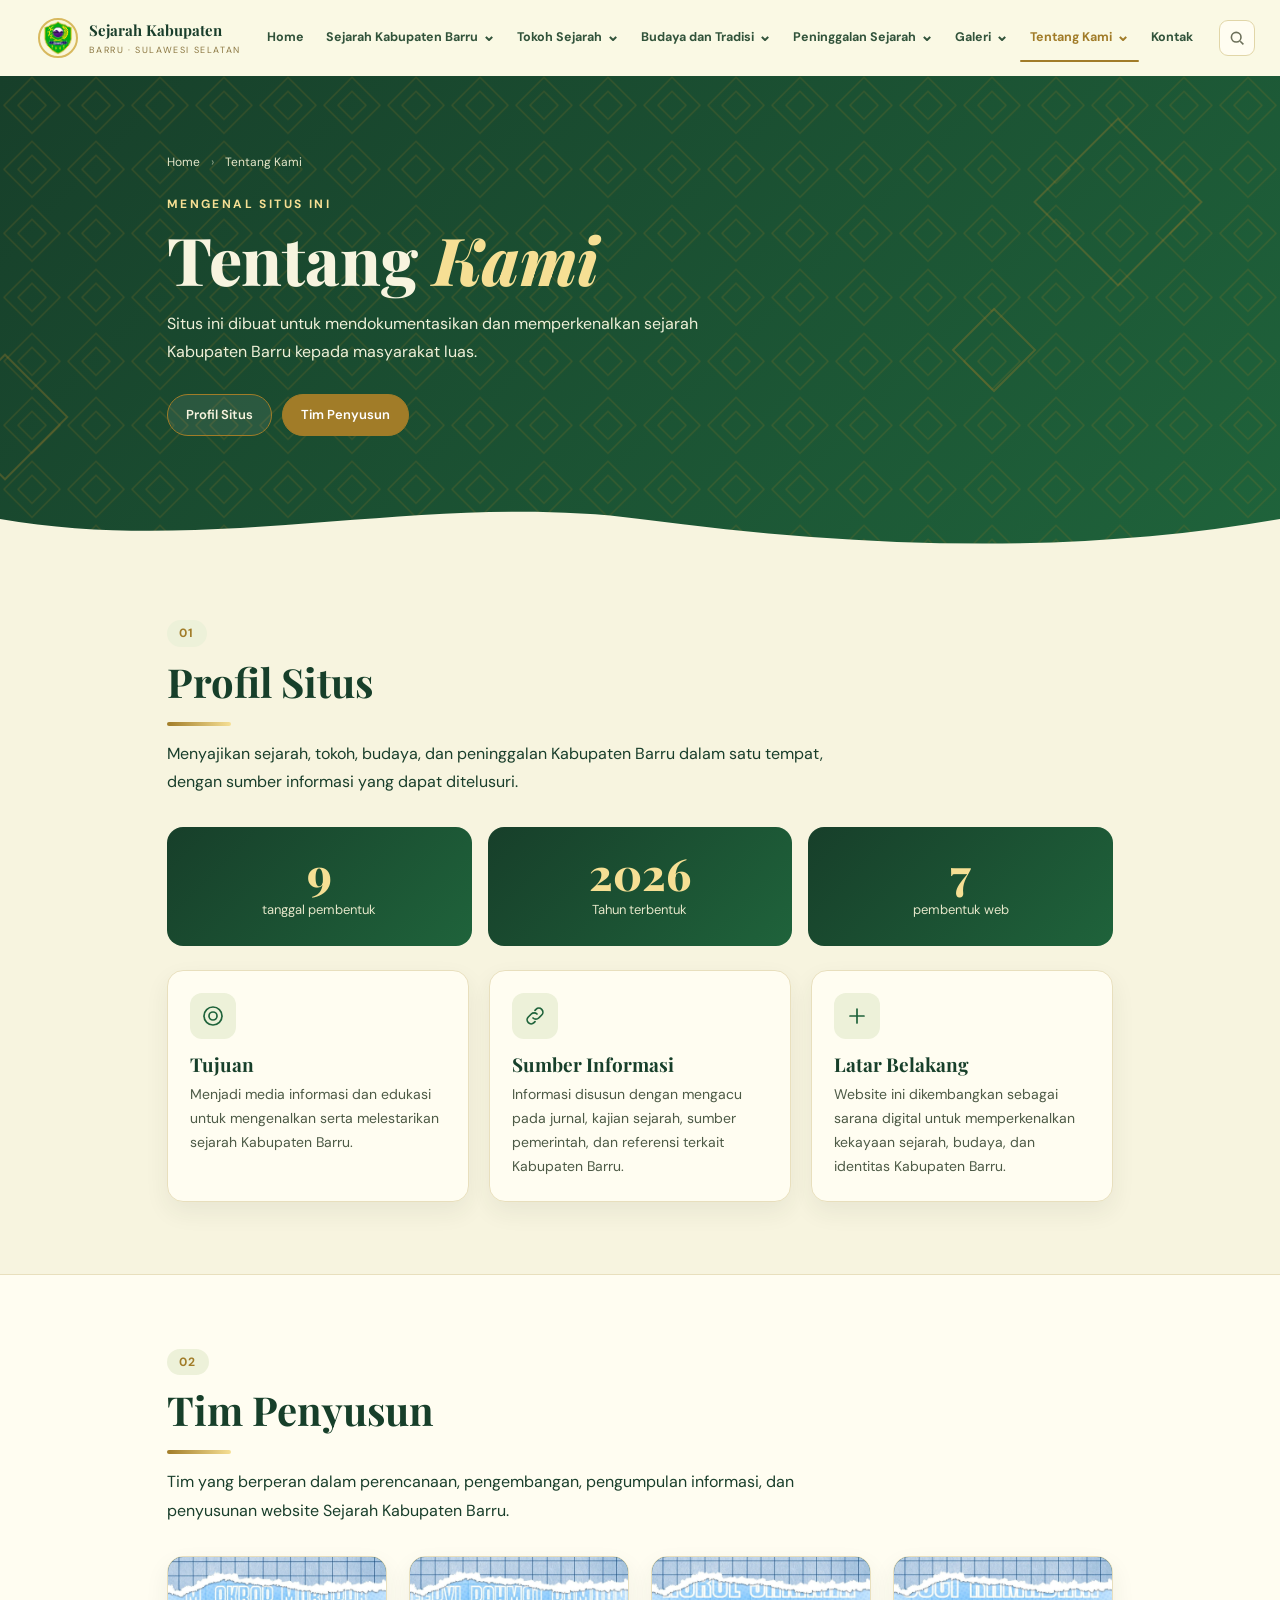
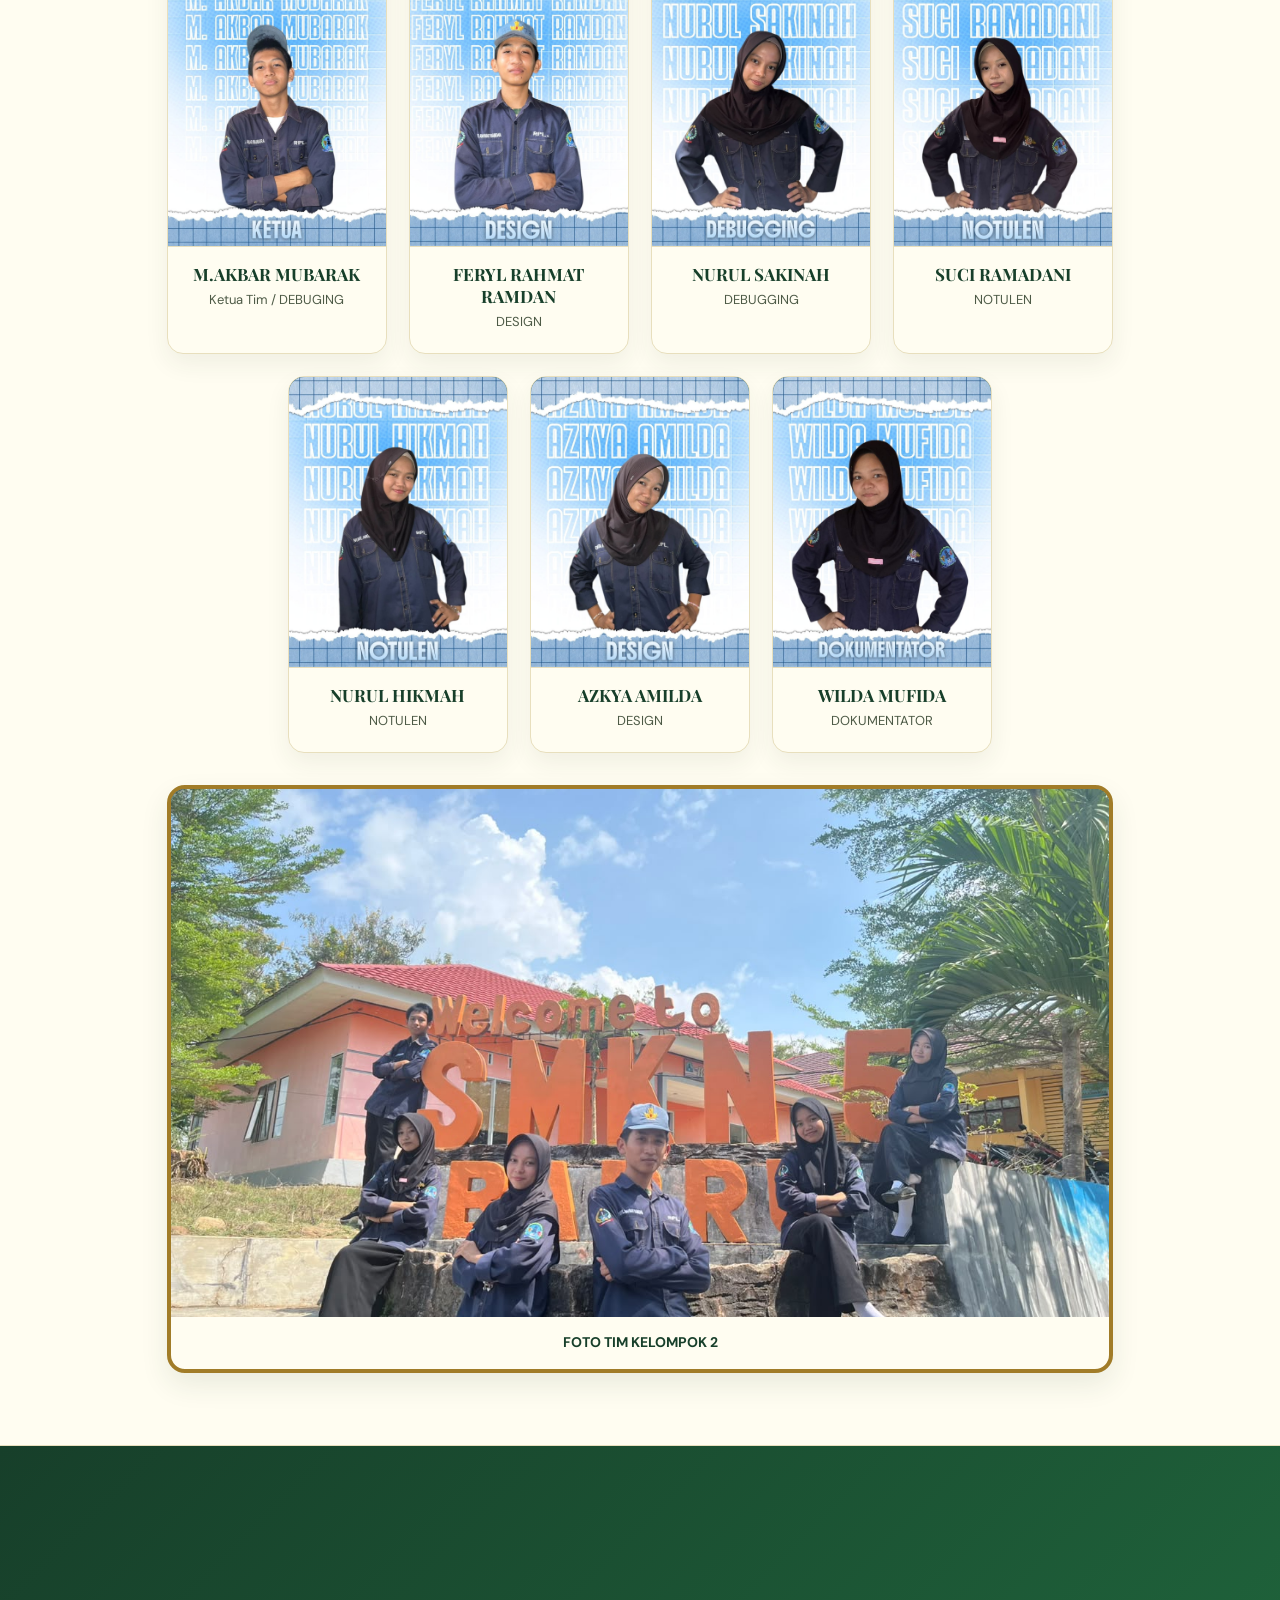
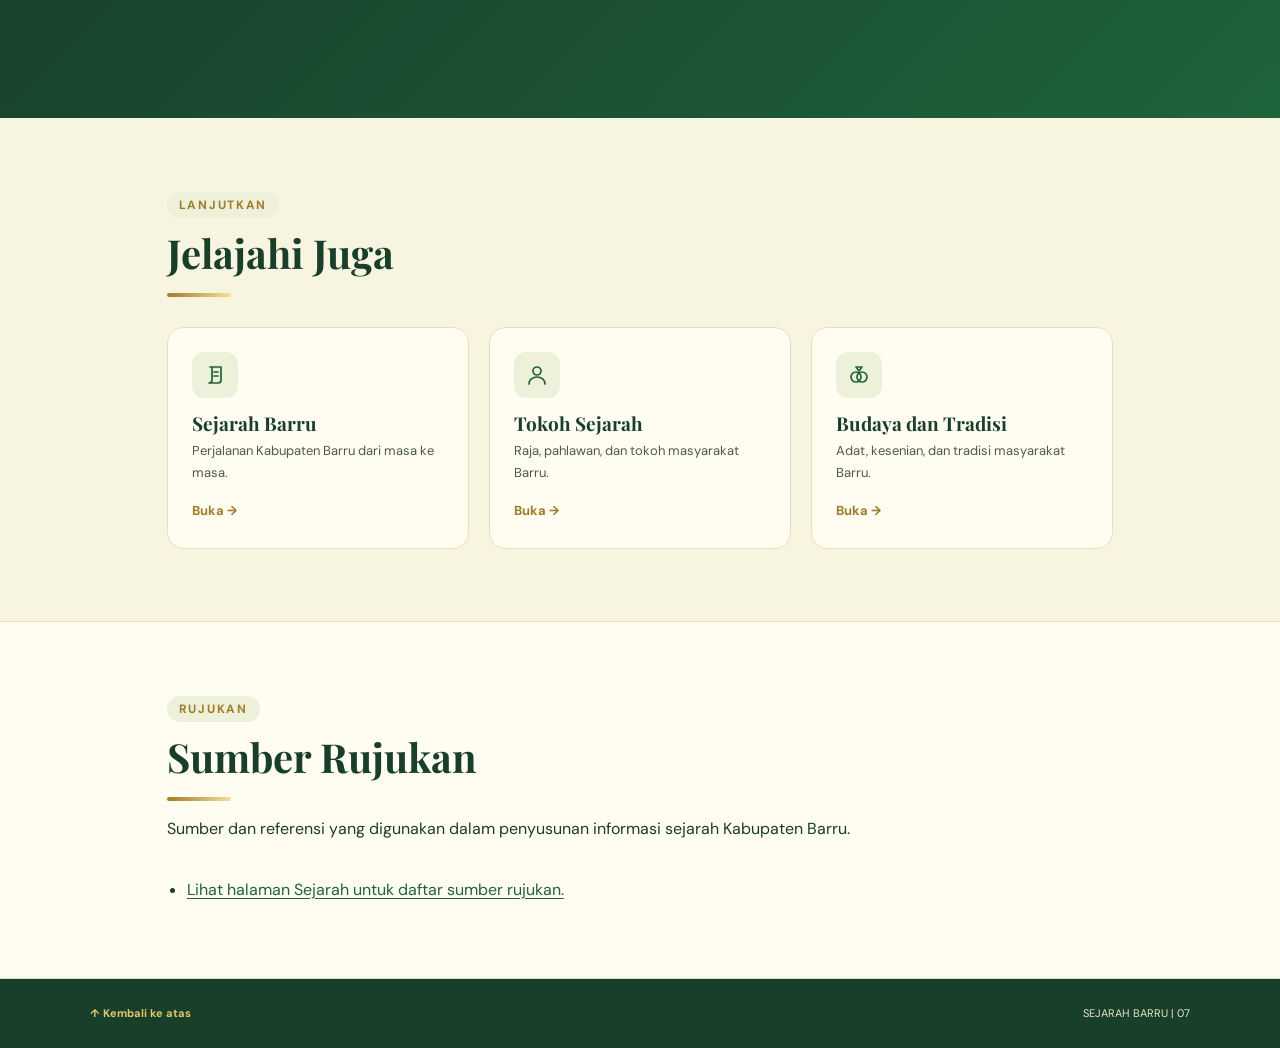
<file: tentang.html>
<!DOCTYPE html>
<html lang="id">
<head>
  <meta charset="UTF-8">
  <meta name="viewport" content="width=device-width, initial-scale=1.0">

  <meta
    name="description"
    content="Profil situs dan tim penyusun Sejarah Kabupaten Barru."
  >

  <title>Tentang Kami · Kabupaten Barru</title>

  <!-- Google Fonts -->
  <link rel="preconnect" href="https://fonts.googleapis.com">
  <link rel="preconnect" href="https://fonts.gstatic.com" crossorigin>

  <link
    href="https://fonts.googleapis.com/css2?family=DM+Sans:wght@400;500;600;700&family=Playfair+Display:ital,wght@0,600;0,700;0,800;1,500&display=swap"
    rel="stylesheet"
  >

  <!-- CSS -->
  <link rel="stylesheet" href="assets/css/images.css">
  <link rel="stylesheet" href="assets/css/base.css">
  <link rel="stylesheet" href="assets/css/menu.css">
  <link rel="stylesheet" href="assets/css/halaman.css">
  <link rel="stylesheet" href="assets/css/tentang.css">
  <link rel="stylesheet" href="assets/css/animasi.css">
</head>

<body data-page="tentang">

<!-- =====================================================
     HEADER DAN NAVIGASI
===================================================== -->

<header class="site-header" id="top">

  <a class="brand" href="index.html" aria-label="Beranda Sejarah Kabupaten Barru">
    <span class="brand-mark" aria-hidden="true"></span>

    <span>
      <strong>Sejarah Kabupaten</strong>
      <small>BARRU · SULAWESI SELATAN</small>
    </span>
  </a>

  <nav class="main-nav" id="mainNav" aria-label="Navigasi utama">

    <a href="index.html" class="nav-link" data-page-link="home">
      Home
    </a>

    <!-- SEJARAH -->
    <div class="dropdown">

      <button
        class="dropdown-toggle"
        data-page-link="sejarah"
        id="historyToggle"
        aria-expanded="false"
        aria-controls="historyMenu"
      >
        Sejarah Kabupaten Barru
        <span class="chevron">⌄</span>
      </button>

      <div class="dropdown-menu mega" id="historyMenu">

        <a class="menu-feature" href="sejarah.html#pembentukan">
          <svg viewBox="0 0 200 130" preserveAspectRatio="xMidYMid slice" aria-hidden="true"><rect width="200" height="130" fill="#a8d2d1"/><path d="M0 94 48 52l43 38 47-51 62 55v36H0Z" fill="#47794d"/></svg>
          <span class="feature-text">
            <strong>Hari Jadi Barru</strong>
            <small>20 Februari 1960, lahirnya Kabupaten Barru.</small>
          </span>
        </a>

        <div class="menu-list">

          <a href="sejarah.html#asal-usul">
            <span class="mi"><svg viewBox="0 0 24 24" fill="none" stroke="currentColor" stroke-width="1.8" aria-hidden="true"><path d="M12 21s7-6.2 7-11a7 7 0 1 0-14 0c0 4.8 7 11 7 11Z"/><circle cx="12" cy="10" r="2.5"/></svg></span>
            <span class="mt">
              <strong>Asal Usul Barru</strong>
              <small>Pengantar dan empat wilayah kerajaan.</small>
            </span>
          </a>

          <a href="sejarah.html#masa-kerajaan">
            <span class="mi"><svg viewBox="0 0 24 24" fill="none" stroke="currentColor" stroke-width="1.8" aria-hidden="true"><path d="M3 18h18M4 18 3 7l5 4 4-6 4 6 5-4-1 11"/></svg></span>
            <span class="mt">
              <strong>Masa Kerajaan</strong>
              <small>Berru, Tanete, Soppeng Riaja, Mallusetasi.</small>
            </span>
          </a>

          <a href="sejarah.html#masa-penjajahan">
            <span class="mi"><svg viewBox="0 0 24 24" fill="none" stroke="currentColor" stroke-width="1.8" aria-hidden="true"><path d="M4 21V9l8-5 8 5v12M9 21v-6h6v6M3 21h18"/></svg></span>
            <span class="mt">
              <strong>Masa Penjajahan</strong>
              <small>Onder Afdeling Barru di era Belanda.</small>
            </span>
          </a>

          <a href="sejarah.html#masa-kemerdekaan">
            <span class="mi"><svg viewBox="0 0 24 24" fill="none" stroke="currentColor" stroke-width="1.8" aria-hidden="true"><path d="M5 21V4M5 4h12l-2 4 2 4H5"/></svg></span>
            <span class="mt">
              <strong>Masa Kemerdekaan</strong>
              <small>Dari Self Bestuur menjadi Swapraja.</small>
            </span>
          </a>

          <a href="sejarah.html#pembentukan">
            <span class="mi"><svg viewBox="0 0 24 24" fill="none" stroke="currentColor" stroke-width="1.8" aria-hidden="true"><rect x="3" y="5" width="18" height="16" rx="2"/><path d="M3 10h18M8 3v4m8-4v4"/></svg></span>
            <span class="mt">
              <strong>Pembentukan Kabupaten</strong>
              <small>Hari jadi 20 Februari 1960.</small>
            </span>
          </a>

          <a href="sejarah.html#timeline">
            <span class="mi"><svg viewBox="0 0 24 24" fill="none" stroke="currentColor" stroke-width="1.8" aria-hidden="true"><circle cx="12" cy="12" r="9"/><path d="M12 7v5l3 2"/></svg></span>
            <span class="mt">
              <strong>Timeline Sejarah</strong>
              <small>Perjalanan Barru dari masa ke masa.</small>
            </span>
          </a>

        </div>
      </div>
    </div>

    <!-- TOKOH SEJARAH -->
    <div class="dropdown">

      <button class="dropdown-toggle" data-page-link="tokoh" aria-expanded="false">
        Tokoh Sejarah
        <span class="chevron">⌄</span>
      </button>

      <div class="dropdown-menu mega satu">

        <a class="menu-feature" href="tokoh.html#raja-bangsawan" style="--img-menu-feature:var(--img-menu-tokoh)">
          <svg viewBox="0 0 200 130" preserveAspectRatio="xMidYMid slice" aria-hidden="true"><rect width="200" height="130" fill="#2f6f49"/><path d="m62 92-8-42 26 20 20-30 20 30 26-20-8 42Z" fill="#f6df94" stroke="#a17c28" stroke-width="3"/><rect x="62" y="96" width="76" height="9" rx="3" fill="#a17c28"/></svg>
          <span class="feature-text">
            <strong>Tokoh Barru</strong>
            <small>Raja, pahlawan, dan tokoh masyarakat.</small>
          </span>
        </a>

        <div class="menu-list">

          <a href="tokoh.html#raja-bangsawan">
            <span class="mi"><svg viewBox="0 0 24 24" fill="none" stroke="currentColor" stroke-width="1.8" aria-hidden="true"><path d="M3 18h18M4 18 3 7l5 4 4-6 4 6 5-4-1 11"/></svg></span>
            <span class="mt">
              <strong>Raja dan Bangsawan</strong>
              <small>Arung dan raja empat kerajaan.</small>
            </span>
          </a>

          <a href="tokoh.html#pahlawan">
            <span class="mi"><svg viewBox="0 0 24 24" fill="none" stroke="currentColor" stroke-width="1.8" aria-hidden="true"><path d="M12 3l7 3v5c0 5-3 8-7 10-4-2-7-5-7-10V6z"/></svg></span>
            <span class="mt">
              <strong>Pahlawan</strong>
              <small>Perlawanan dan perjuangan.</small>
            </span>
          </a>

          <a href="tokoh.html#tokoh-masyarakat">
            <span class="mi"><svg viewBox="0 0 24 24" fill="none" stroke="currentColor" stroke-width="1.8" aria-hidden="true"><circle cx="9" cy="8" r="3"/><path d="M3 20c0-3.3 2.7-6 6-6s6 2.7 6 6M16 5a3 3 0 0 1 0 6M18 14c2 .8 3 3 3 6"/></svg></span>
            <span class="mt">
              <strong>Tokoh Masyarakat</strong>
              <small>Pemimpin daerah, adat, dan pendidik.</small>
            </span>
          </a>

        </div>
      </div>
    </div>

    <!-- BUDAYA -->
    <div class="dropdown">

      <button class="dropdown-toggle" data-page-link="budaya" aria-expanded="false">
        Budaya dan Tradisi
        <span class="chevron">⌄</span>
      </button>

      <div class="dropdown-menu mega satu">

        <a class="menu-feature" href="budaya.html" style="--img-menu-feature:var(--img-menu-budaya)">
          <svg viewBox="0 0 200 130" preserveAspectRatio="xMidYMid slice" aria-hidden="true"><rect width="200" height="130" fill="#245c3a"/><path d="m100 14 60 51-60 51-60-51Z" fill="none" stroke="#f6df94" stroke-width="3"/><path d="m100 38 32 27-32 27-32-27Z" fill="none" stroke="#f6df94" stroke-width="3"/></svg>
          <span class="feature-text">
            <strong>Warisan Bugis</strong>
            <small>Adat, seni, dan tradisi dari tanah Barru.</small>
          </span>
        </a>

        <div class="menu-list">

          <a href="budaya.html#adat-istiadat">
            <span class="mi"><svg viewBox="0 0 24 24" fill="none" stroke="currentColor" stroke-width="1.8" aria-hidden="true"><circle cx="9" cy="14" r="5"/><circle cx="15" cy="14" r="5"/><path d="M9 4h6l-3 4z"/></svg></span>
            <span class="mt">
              <strong>Adat Istiadat</strong>
              <small>Pernikahan adat dan lembaga adat.</small>
            </span>
          </a>

          <a href="budaya.html#kesenian">
            <span class="mi"><svg viewBox="0 0 24 24" fill="none" stroke="currentColor" stroke-width="1.8" aria-hidden="true"><path d="M9 18V5l11-2v13"/><circle cx="6" cy="18" r="3"/><circle cx="17" cy="16" r="3"/></svg></span>
            <span class="mt">
              <strong>Kesenian</strong>
              <small>Tari, musik, dan sastra.</small>
            </span>
          </a>

          <a href="budaya.html#kuliner">
            <span class="mi"><svg viewBox="0 0 24 24" fill="none" stroke="currentColor" stroke-width="1.8" aria-hidden="true"><path d="M4 11h16a8 8 0 0 1-16 0ZM8 7c0-2 2-2 2-4M13 7c0-2 2-2 2-4"/></svg></span>
            <span class="mt">
              <strong>Kuliner</strong>
              <small>Makanan khas Barru.</small>
            </span>
          </a>

        </div>
      </div>
    </div>

    <!-- PENINGGALAN -->
    <div class="dropdown">

      <button class="dropdown-toggle" data-page-link="peninggalan" aria-expanded="false">
        Peninggalan Sejarah
        <span class="chevron">⌄</span>
      </button>

      <div class="dropdown-menu mega satu kanan">

        <a class="menu-feature" href="peninggalan.html" style="--img-menu-feature:var(--img-menu-peninggalan)">
          <svg viewBox="0 0 200 130" preserveAspectRatio="xMidYMid slice" aria-hidden="true"><rect width="200" height="130" fill="#a8d2d1"/><rect y="88" width="200" height="42" fill="#47794d"/><path d="M52 110V58a48 48 0 0 1 96 0v52h-22V60a26 26 0 0 0-52 0v50Z" fill="#e8d6a5" stroke="#6d5238" stroke-width="3"/></svg>
          <span class="feature-text">
            <strong>Jejak Masa Lalu</strong>
            <small>Situs dan peninggalan sejarah yang masih bertahan.</small>
          </span>
        </a>

        <div class="menu-list">

          <a href="peninggalan.html#situs">
            <span class="mi"><svg viewBox="0 0 24 24" fill="none" stroke="currentColor" stroke-width="1.8" aria-hidden="true"><path d="M4 21V9l8-5 8 5v12M9 21v-6h6v6M3 21h18"/></svg></span>
            <span class="mt">
              <strong>Situs dan Bangunan</strong>
              <small>Situs kerajaan dan bangunan bersejarah.</small>
            </span>
          </a>

          <a href="peninggalan.html#naskah">
            <span class="mi"><svg viewBox="0 0 24 24" fill="none" stroke="currentColor" stroke-width="1.8" aria-hidden="true"><path d="M7 4h11v13a3 3 0 0 1-3 3H6a3 3 0 0 0 3-3V4ZM7 4a3 3 0 0 0-3 3v1h3"/><path d="M11 9h4M11 13h4"/></svg></span>
            <span class="mt">
              <strong>Naskah Kuno</strong>
              <small>Lontara dan naskah sejarah.</small>
            </span>
          </a>

        </div>
      </div>
    </div>

    <!-- GALERI -->
    <div class="dropdown">

      <button class="dropdown-toggle" data-page-link="galeri" aria-expanded="false">
        Galeri
        <span class="chevron">⌄</span>
      </button>

      <div class="dropdown-menu mega satu kanan">

        <a class="menu-feature" href="galeri.html" style="--img-menu-feature:var(--img-menu-galeri)">
          <svg viewBox="0 0 200 130" preserveAspectRatio="xMidYMid slice" aria-hidden="true"><rect width="200" height="130" fill="#2b6b45"/><rect x="30" y="28" width="86" height="66" rx="5" fill="#f7f4df" stroke="#a17c28" stroke-width="4"/><rect x="92" y="38" width="80" height="64" rx="5" fill="#f7f4df" stroke="#a17c28" stroke-width="4"/></svg>
          <span class="feature-text">
            <strong>Barru dalam Gambar</strong>
            <small>Foto dan video dokumentasi.</small>
          </span>
        </a>

        <div class="menu-list">

          <a href="galeri.html#foto">
            <span class="mi"><svg viewBox="0 0 24 24" fill="none" stroke="currentColor" stroke-width="1.8" aria-hidden="true"><rect x="3" y="5" width="18" height="14" rx="2"/><circle cx="9" cy="11" r="2"/><path d="m21 16-5-5-8 8"/></svg></span>
            <span class="mt">
              <strong>Foto</strong>
              <small>Arsip dan dokumentasi foto.</small>
            </span>
          </a>

          <a href="galeri.html#video">
            <span class="mi"><svg viewBox="0 0 24 24" fill="none" stroke="currentColor" stroke-width="1.8" aria-hidden="true"><rect x="3" y="6" width="13" height="12" rx="2"/><path d="m16 10 5-3v10l-5-3"/></svg></span>
            <span class="mt">
              <strong>Video</strong>
              <small>Dokumenter dan video pendek.</small>
            </span>
          </a>

        </div>
      </div>
    </div>

    <!-- TENTANG KAMI -->
    <div class="dropdown">

      <button class="dropdown-toggle" data-page-link="tentang" aria-expanded="false">
        Tentang Kami
        <span class="chevron">⌄</span>
      </button>

      <div class="dropdown-menu mega satu kanan">

        <a class="menu-feature" href="tentang.html" style="--img-menu-feature:var(--img-menu-tentang)">
          <svg viewBox="0 0 200 130" preserveAspectRatio="xMidYMid slice" aria-hidden="true"><rect width="200" height="130" fill="#245c3a"/><path d="M100 40C80 28 56 28 36 36v62c20-8 44-8 64 4ZM100 40c20-12 44-12 64-4v62c-20-8-44-8-64 4Z" fill="#f7f4df" stroke="#a17c28" stroke-width="3"/><path d="M50 52h40M50 64h40M110 52h40M110 64h40" stroke="#a17c28" stroke-width="2.5"/></svg>
          <span class="feature-text">
            <strong>Di Balik Situs</strong>
            <small>Tujuan dan tim penyusun website.</small>
          </span>
        </a>

        <div class="menu-list">

          <a href="tentang.html#profil">
            <span class="mi"><svg viewBox="0 0 24 24" fill="none" stroke="currentColor" stroke-width="1.8" aria-hidden="true"><circle cx="12" cy="12" r="9"/><path d="M12 11v6M12 7.5v.5"/></svg></span>
            <span class="mt">
              <strong>Profil Situs</strong>
              <small>Tujuan dan sumber rujukan.</small>
            </span>
          </a>

          <a href="tentang.html#tim">
            <span class="mi"><svg viewBox="0 0 24 24" fill="none" stroke="currentColor" stroke-width="1.8" aria-hidden="true"><circle cx="9" cy="8" r="3"/><path d="M3 20c0-3.3 2.7-6 6-6s6 2.7 6 6M16 5a3 3 0 0 1 0 6M18 14c2 .8 3 3 3 6"/></svg></span>
            <span class="mt">
              <strong>Tim Penyusun</strong>
              <small>Orang di balik situs ini.</small>
            </span>
          </a>

        </div>
      </div>
    </div>

    <a href="kontak/index.html" class="nav-link">
      Kontak
    </a>

  </nav>

  <!-- TOMBOL NAVIGASI -->
  <div class="nav-actions">

    <button class="search-btn" id="searchOpen" aria-label="Cari di situs ini">

      <svg viewBox="0 0 20 20" width="16" height="16"
        fill="none" stroke="currentColor" stroke-width="2"
        aria-hidden="true">
        <circle cx="9" cy="9" r="6"/>
        <path d="m14 14 4 4"/>
      </svg>

      <span>Cari...</span>
      <kbd>Ctrl K</kbd>

    </button>

    <a class="nav-cta" href="sejarah.html#asal-usul">
      Mulai Baca
    </a>

    <button
      class="menu-toggle"
      id="menuToggle"
      aria-label="Buka navigasi"
      aria-expanded="false"
    >
      ☰
    </button>

  </div>

</header>


<!-- =====================================================
     SEARCH OVERLAY
===================================================== -->

<div class="search-overlay" id="searchOverlay">

  <div class="search-modal" role="dialog" aria-modal="true" aria-label="Pencarian">

    <input
      id="searchInput"
      type="search"
      placeholder="Cari halaman atau bagian sejarah..."
      autocomplete="off"
    >

    <ul class="search-results" id="searchResults"></ul>

  </div>
</div>


<!-- =====================================================
     KONTEN UTAMA
===================================================== -->

<main>

  <!-- HERO -->
  <section class="p-hero" id="awal">

    <div class="p-pola"></div>

    <span class="p-dia d1"></span>
    <span class="p-dia d2"></span>
    <span class="p-dia d3"></span>

    <div class="p-wrap p-hero-in">

      <nav class="p-crumb" aria-label="Jejak halaman">
        <a href="index.html">Home</a>
        <span>›</span>
        Tentang Kami
      </nav>

      <p class="p-kicker">MENGENAL SITUS INI</p>

      <h1>
        Tentang <em>Kami</em>
      </h1>

      <p class="p-lead">
        Situs ini dibuat untuk mendokumentasikan dan memperkenalkan
        sejarah Kabupaten Barru kepada masyarakat luas.
      </p>

      <div class="p-chips">
        <a href="#profil">Profil Situs</a>
        <a href="#tim">Tim Penyusun</a>
      </div>

    </div>

    <svg class="p-wave" viewBox="0 0 1440 60"
      preserveAspectRatio="none" aria-hidden="true">
      <path d="M0 30C240 70 480 0 720 30s480 40 720 0V60H0Z"/>
    </svg>

  </section>


  <!-- =================================================
       PROFIL SITUS
  ================================================== -->

  <section class="p-sec" id="profil">

    <div class="p-wrap">

      <div class="p-head reveal">

        <span class="p-eyebrow">01</span>

        <h2>Profil Situs</h2>

        <div class="p-garis"></div>

        <p class="p-intro">
          Menyajikan sejarah, tokoh, budaya, dan peninggalan
          Kabupaten Barru dalam satu tempat, dengan sumber
          informasi yang dapat ditelusuri.
        </p>

      </div>


      <!-- STATISTIK -->
      <div class="p-stats reveal">

        <div>
          <b data-count="9">10</b>
          <span>tanggal pembentuk</span>
        </div>

        <div>
          <b data-count="2026">0</b>
          <span>Tahun terbentuk</span>
        </div>

        <div>
          <b data-count="7">0</b>
          <span>pembentuk web</span>
        </div>

      </div>


      <!-- INFORMASI PROFIL -->
      <div class="p-grid">

        <article class="p-card reveal">

          <div class="p-body">

            <span class="p-ico">
              <svg viewBox="0 0 24 24" fill="none"
                stroke="currentColor" stroke-width="1.7"
                stroke-linecap="round" stroke-linejoin="round"
                aria-hidden="true">
                <circle cx="12" cy="12" r="9"/>
                <circle cx="12" cy="12" r="4"/>
              </svg>
            </span>

            <h3>Tujuan</h3>

            <p>
              Menjadi media informasi dan edukasi untuk
              mengenalkan serta melestarikan sejarah
              Kabupaten Barru.
            </p>

          </div>
        </article>


        <article class="p-card reveal">

          <div class="p-body">

            <span class="p-ico">
              <svg viewBox="0 0 24 24" fill="none"
                stroke="currentColor" stroke-width="1.7"
                stroke-linecap="round" stroke-linejoin="round"
                aria-hidden="true">
                <path d="M10 14a4 4 0 0 0 5.7 0l3-3a4 4 0 0 0-5.7-5.7l-1 1"/>
                <path d="M14 10a4 4 0 0 0-5.7 0l-3 3a4 4 0 0 0 5.7 5.7l1-1"/>
              </svg>
            </span>

            <h3>Sumber Informasi</h3>

            <p>
              Informasi disusun dengan mengacu pada jurnal,
              kajian sejarah, sumber pemerintah, dan
              referensi terkait Kabupaten Barru.
            </p>

          </div>
        </article>


        <article class="p-card reveal">

          <div class="p-body">

            <span class="p-ico">
              <svg viewBox="0 0 24 24" fill="none"
                stroke="currentColor" stroke-width="1.7"
                stroke-linecap="round" stroke-linejoin="round"
                aria-hidden="true">
                <path d="M12 5v14M5 12h14"/>
              </svg>
            </span>

            <h3>Latar Belakang</h3>

            <p>
              Website ini dikembangkan sebagai sarana
              digital untuk memperkenalkan kekayaan sejarah,
              budaya, dan identitas Kabupaten Barru.
            </p>

          </div>
        </article>

      </div>
    </div>
  </section>


  <!-- =================================================
       TIM PENYUSUN
  ================================================== -->

  <section class="p-sec alt" id="tim">

    <div class="p-wrap">

      <div class="p-head reveal">

        <span class="p-eyebrow">02</span>

        <h2>Tim Penyusun</h2>

        <div class="p-garis"></div>

        <p class="p-intro">
          Tim yang berperan dalam perencanaan, pengembangan,
          pengumpulan informasi, dan penyusunan website
          Sejarah Kabupaten Barru.
        </p>

      </div>


      <!-- DAFTAR TUJUH ANGGOTA -->
      <div class="p-grid">

        <article class="p-card team reveal">
          <div class="team-foto foto-anggota-1" role="img" aria-label="Foto Nama Anggota 1"><span></span></div>
          <div class="p-body">
            <h3>M.AKBAR MUBARAK</h3>
            <p>Ketua Tim / DEBUGING</p>
          </div>
        </article>

        <article class="p-card team reveal">
          <div class="team-foto foto-anggota-2" role="img" aria-label="Foto Nama Anggota 2"><span></span></div>
          <div class="p-body">
            <h3>FERYL RAHMAT RAMDAN</h3>
            <p>DESIGN</p>
          </div>
        </article>

        <article class="p-card team reveal">
          <div class="team-foto foto-anggota-3" role="img" aria-label="Foto Nama Anggota 3"><span></span></div>
          <div class="p-body">
            <h3>NURUL SAKINAH</h3>
            <p>DEBUGGING</p>
          </div>
        </article>

        <article class="p-card team reveal">
          <div class="team-foto foto-anggota-4" role="img" aria-label="Foto Nama Anggota 4"><span></span></div>
          <div class="p-body">
            <h3>SUCI RAMADANI</h3>
            <p>NOTULEN</p>
          </div>
        </article>

        <article class="p-card team reveal">
          <div class="team-foto foto-anggota-5" role="img" aria-label="Foto Nama Anggota 5"><span></span></div>
          <div class="p-body">
            <h3>NURUL HIKMAH</h3>
            <p>NOTULEN</p>
          </div>
        </article>

        <article class="p-card team reveal">
          <div class="team-foto foto-anggota-6" role="img" aria-label="Foto Nama Anggota 6"><span></span></div>
          <div class="p-body">
            <h3>AZKYA AMILDA</h3>
            <p>DESIGN</p>
          </div>
        </article>

        <article class="p-card team reveal">
          <div class="team-foto foto-anggota-7" role="img" aria-label="Foto Nama Anggota 7"><span></span></div>
          <div class="p-body">
            <h3>WILDA MUFIDA</h3>
            <p>DOKUMENTATOR</p>
          </div>
        </article>

      </div>

      <figure class="team-group reveal">
        <div class="team-group-foto foto-tim-group"
          role="img"
          aria-label="Foto bersama seluruh tim penyusun">
          <span></span>
        </div>
        <figcaption>FOTO TIM KELOMPOK 2 </figcaption>
      </figure>
    </div>
  </section>


  <!-- =================================================
       KUTIPAN
  ================================================== -->

  <section class="p-quote">

    <div class="p-wrap reveal">

      <span class="qm">“</span>

      <blockquote>
        Mengenal masa lalu, memahami jati diri,
        untuk masa depan yang lebih baik.
      </blockquote>

    </div>
  </section>


  <!-- =================================================
       JELAJAHI HALAMAN LAIN
  ================================================== -->

  <section class="p-sec">

    <div class="p-wrap">

      <div class="p-head reveal">

        <span class="p-eyebrow">LANJUTKAN</span>

        <h2>Jelajahi Juga</h2>

        <div class="p-garis"></div>

      </div>


      <div class="p-grid">

        <a class="p-more reveal" href="sejarah.html">

          <span class="p-ico">
            <svg viewBox="0 0 24 24" fill="none"
              stroke="currentColor" stroke-width="1.7"
              stroke-linecap="round" stroke-linejoin="round"
              aria-hidden="true">
              <path d="M7 4h11v13a3 3 0 0 1-3 3H6a3 3 0 0 0 3-3V4Z"/>
              <path d="M11 9h4M11 13h4"/>
            </svg>
          </span>

          <strong>Sejarah Barru</strong>

          <small>Perjalanan Kabupaten Barru dari masa ke masa.</small>

          <em>Buka →</em>

        </a>


        <a class="p-more reveal" href="tokoh.html">

          <span class="p-ico">
            <svg viewBox="0 0 24 24" fill="none"
              stroke="currentColor" stroke-width="1.7"
              stroke-linecap="round" stroke-linejoin="round"
              aria-hidden="true">
              <circle cx="12" cy="8" r="4"/>
              <path d="M4 21c0-4.4 3.6-7 8-7s8 2.6 8 7"/>
            </svg>
          </span>

          <strong>Tokoh Sejarah</strong>

          <small>Raja, pahlawan, dan tokoh masyarakat Barru.</small>

          <em>Buka →</em>

        </a>


        <a class="p-more reveal" href="budaya.html">

          <span class="p-ico">
            <svg viewBox="0 0 24 24" fill="none"
              stroke="currentColor" stroke-width="1.7"
              stroke-linecap="round" stroke-linejoin="round"
              aria-hidden="true">
              <circle cx="9" cy="14" r="5"/>
              <circle cx="15" cy="14" r="5"/>
              <path d="M9 4h6l-3 4Z"/>
            </svg>
          </span>

          <strong>Budaya dan Tradisi</strong>

          <small>Adat, kesenian, dan tradisi masyarakat Barru.</small>

          <em>Buka →</em>

        </a>

      </div>
    </div>
  </section>


  <!-- =================================================
       SUMBER RUJUKAN
  ================================================== -->

  <section class="p-sec alt">

    <div class="p-wrap">

      <div class="p-head reveal">

        <span class="p-eyebrow">RUJUKAN</span>

        <h2>Sumber Rujukan</h2>

        <div class="p-garis"></div>

        <p class="p-intro">
          Sumber dan referensi yang digunakan dalam
          penyusunan informasi sejarah Kabupaten Barru.
        </p>

      </div>

      <ul class="p-src">

        <li>
          <a href="sejarah.html#sumber">
            Lihat halaman Sejarah untuk daftar sumber rujukan.
          </a>
        </li>

      </ul>

    </div>
  </section>

</main>


<!-- =====================================================
     FOOTER
===================================================== -->

<footer class="footer" id="kontak">

  <a href="#top">
    ↑ Kembali ke atas
  </a>

  <p>SEJARAH BARRU | 07</p>

</footer>


<!-- =====================================================
     JAVASCRIPT
===================================================== -->

<script src="assets/js/main.js"></script>
<script src="assets/js/halaman.js"></script>
<script src="assets/js/animasi.js"></script>

</body>
</html>
</file>
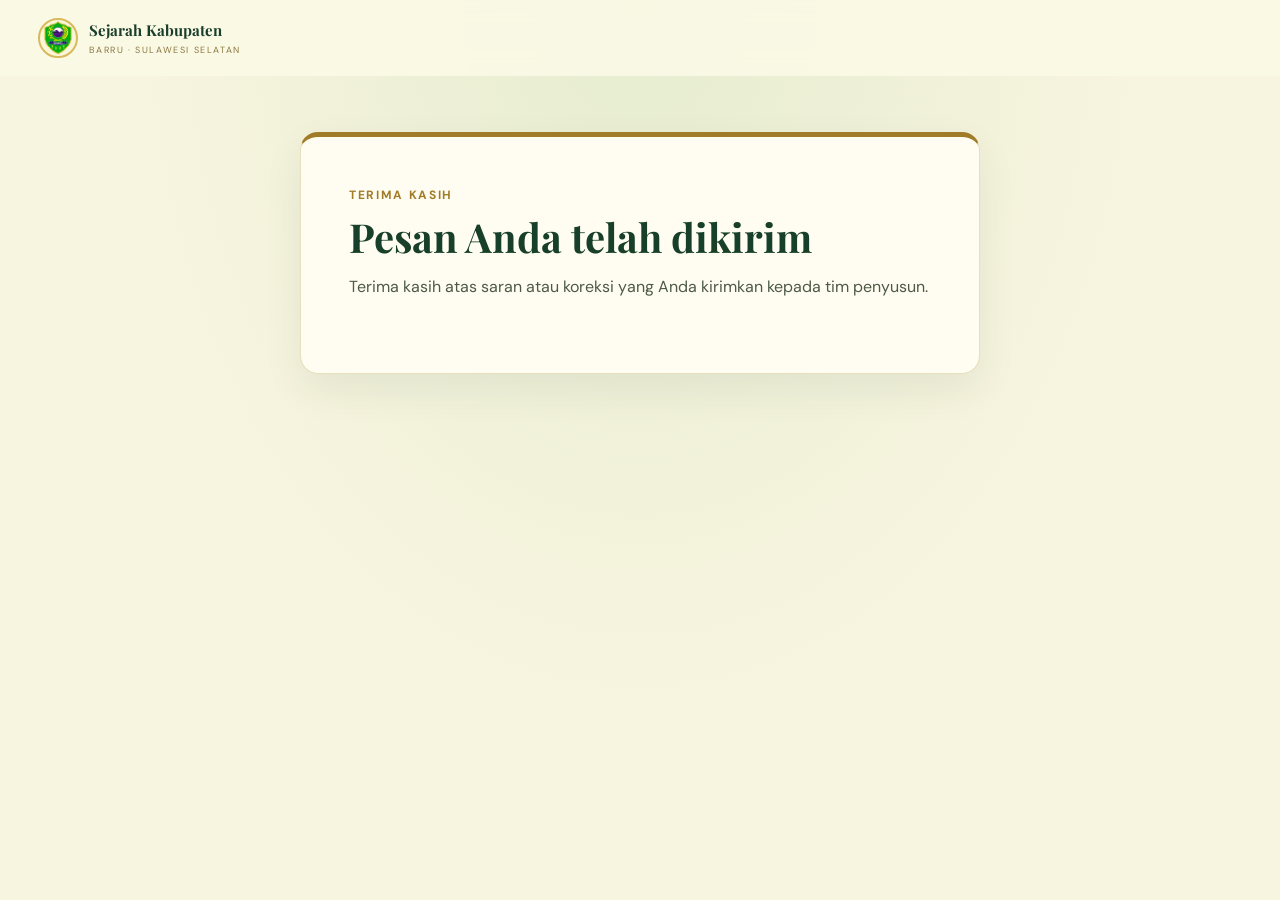
<file: kontak/terkirim.html>
<!DOCTYPE html>
<html lang="id">
<head>
  <meta charset="UTF-8">
  <meta name="viewport" content="width=device-width, initial-scale=1.0">
  <meta name="description" content="Konfirmasi pengiriman pesan kepada tim Sejarah Kabupaten Barru.">
  <title>Pesan Terkirim · Kabupaten Barru</title>
  <link rel="preconnect" href="https://fonts.googleapis.com">
  <link rel="preconnect" href="https://fonts.gstatic.com" crossorigin>
  <link href="https://fonts.googleapis.com/css2?family=DM+Sans:wght@400;500;600;700&family=Playfair+Display:wght@600;700&display=swap" rel="stylesheet">
  <link rel="stylesheet" href="../assets/css/images.css">
  <link rel="stylesheet" href="../assets/css/base.css">
  <link rel="stylesheet" href="../assets/css/kontak.css">
</head>
<body>
  <header class="site-header" id="top">
    <a class="brand" href="../index.html" aria-label="Sejarah Kabupaten Barru, beranda">
      <span class="brand-mark" aria-hidden="true"></span>
      <span><strong>Sejarah Kabupaten</strong><small>BARRU · SULAWESI SELATAN</small></span>
    </a>
  </header>
  <main class="contact-main">
    <section class="contact-card" aria-labelledby="contact-title">
      <p class="contact-kicker">Terima Kasih</p>
      <h1 id="contact-title">Pesan Anda telah dikirim</h1>
      <p class="contact-intro">Terima kasih atas saran atau koreksi yang Anda kirimkan kepada tim penyusun.</p>
      <p><a class="nav-cta" href="../index.html">Kembali ke beranda</a></p>
    </section>
  </main>
</body>
</html>
</file>
<file: assets/css/images.css>
/* =====================================================
   PUSAT PENGATURAN SEMUA GAMBAR
   Website Sejarah Kabupaten Barru

   Taruh semua gambar di assets/images/
   Samakan nama file dengan nama pada kode.
   Jika belum ada gambar, gunakan none.
   ===================================================== */


/* =====================================================
   1. HALAMAN HOME (index.html)
   ===================================================== */
:root {
  --img-logo: url("../images/LOGO BARRU.jpeg");
  --img-hero: url("../images/ltrdua.jpg");
  --img-hero-kiri: url("../images/TUGU.jpeg");
  --img-pola: none;
  --img-peta: url("../images/PETA.jpeg");
  --img-pesisir: url("../images/ujung batu1.jpeg");

  --img-kartu-1: url("../images/RUMAH.jpeg");
  --img-kartu-2: url("../images/RAJA.jpeg");
  --img-kartu-3: url("../images/KERAJAAN.jpeg");
  --img-kartu-4: url("../images/kmrdkaan.jpg");

  --img-kolonial: url("../images/msa.jpeg");


/* =====================================================
   2. HALAMAN SEJARAH (sejarah.html)
   ===================================================== */
  --img-sejarah-hero: url("../images/tradisional.jpeg");
  --img-menu-feature: url("../images/ultah barru.jpeg");
  --img-warisan: url("../images/RUMAH.jpeg");

  --img-kerajaan-1: url("../images/krjn1.jpg");
  --img-kerajaan-2: url("../images/krjn2.jpg");
  --img-kerajaan-3: url("../images/krjn3.jpg");
  --img-kerajaan-4: url("../images/krjn4.jpg");

  --img-kemerdekaan: url("../images/kmrdkaan.jpg");
  --img-pembentukan: url("../images/ltar.jpg");

  --img-timeline-1: url("../images/j1.jpeg");
  --img-timeline-2: url("../images/krjn2.jpg");
  --img-timeline-3: url("../images/j2.jpeg");
  --img-timeline-4: url("../images/ultah2.jpg");


/* =====================================================
   3. HALAMAN TOKOH SEJARAH (tokoh.html)
   ===================================================== */
  --img-tokoh-hero: url("../images/latar2.jpg");

  --img-tokoh-tomabburu: url("../images/rja1.jpg");
  --img-tokoh-arung-berru: url("../images/rja2.jpg");
  --img-tokoh-larumpang: url("../images/rja3.jpg");
  --img-tokoh-colliq: url("../images/rja4.jpg");
  --img-tokoh-iskandar: url("../images/rja5.jpg");
  --img-tokoh-lapatau: url("../images/phlwn1.jpg");
  --img-tokoh-lanakka: url("../images/lakka2.jpg");

  --img-tokoh-pejuang: url("../images/phlwn3.jpg");
  --img-tokoh-adat: url("../images/TKH ADA.jpg");
  --img-tokoh-ulama: url("../images/AGH.jpeg");


/* =====================================================
   4. HALAMAN BUDAYA DAN TRADISI (budaya.html)
   ===================================================== */
  /* Foto halaman Budaya diatur di bagian 8 di bawah (hanya 5 foto) */


/* =====================================================
   5. HALAMAN PENINGGALAN SEJARAH (peninggalan.html)
   ===================================================== */
  --img-peninggalan-situs: none;
  --img-peninggalan-naskah: none;

  --img-pen-makam: none;
  --img-pen-tanete: none;
  --img-pen-masjid: none;
  --img-pen-lapinceng: none;
  --img-pen-sumpang: none;
  --img-pen-naskah: none;


/* =====================================================
   6. GAMBAR KARTU DROPDOWN MENU
   ===================================================== */
  --img-menu-tokoh: url("../images/tokoh barru.jpg");
  --img-menu-budaya: url("../images/BUDAYA TRADISI.jpg");
  --img-menu-peninggalan: url("../images/buku.jpg");
  --img-menu-galeri: url("../images/tomagelli.jpg");
  --img-menu-tentang: url("../images/fotbar2.jpeg");


/* =====================================================
   7. FOTO PENINGGALAN SEJARAH KABUPATEN BARRU
   ===================================================== */

  /* Rumah Adat Saoraja Lapinceng */
  --img-lapinceng: url("../images/bola pitue2.jpg");

  /* Makam We Tenri Olle */
  --img-makam-we-tenri-olle: url("../images/bola pitue2.jpg");

  /* Makam Petta Pallase-lase'e */
  --img-makam-petta-pallase: url("../images/FTO TGU.jpeg");

  /* Makam We Tenri Leleang */
  --img-makam-we-tenri-leleang: url("../images/Asal-Usul Barru.jpeg");

  /* Makam La Maddusila */
  --img-makam-maddusila: none;

  /* Makam La Makkarumpa Daeng Parani */
  --img-makam-lipukasi: url("../images/makam.jpg");

  /* Kompleks Makam Megalitik Sumpang Ralla */
  --img-sumpang-ralla: url("../images/ralla2.jpg");


/* =====================================================
   8. FOTO BUDAYA, TRADISI, DAN KULINER BARRU
   ===================================================== */

  /* Angkringan Pantai Padongko (kartu Kuliner) */
  --img-angkringan-padongko: url("../images/pantai padongko.jpg");

  /* Pertunjukan Sere Api */
  --img-sere-api: url("../images/sere api.jpg");

  /* Tradisi Mappadendang (kartu Budaya dan kartu Galeri) */
  --img-mappadendang: url("../images/mppadendeng.jpg"); /* contoh: url("../images/mappadendang.jpg") */

  /* Alat Musik Gendong-gendong */
  --img-gendong-gendong: url("../images/gendong.jpg");

  /* Kuliner Tiram Bakar */
  --img-tiram-bakar: url(../images/tiram.jpg);

  /* Upacara Pernikahan Adat Bugis (foto lebar di bawah tahap adat) */
  --img-pernikahan-adat: url(../images/prnkhn2.jpg);




/* =====================================================
   8B. HALAMAN GALERI (galeri.html)
   Foto galeri memakai variabel yang sudah ada di bagian
   7 dan 8 (lapinceng, makam, sumpang-ralla, sere-api,
   mappadendang, angkringan-padongko).
   Yang baru hanya video dan posternya di bawah ini.
   ===================================================== */

  /* ---------- VIDEO ----------
     Tulis alamat video dalam tanda kutip. Alamat file dihitung dari
     folder website (folder yang berisi galeri.html), BUKAN dari folder css.
       "assets/video/nama-file.mp4"   file video sendiri (mp4)
       "youtube:ID_VIDEO"             video YouTube
       none                           slot kosong */
  --video-1: "assets/video/video-mapadendang.mp4"; /* Video 1: Tradisi dan Budaya Barru */
  --video-2: "assets/video/sejarah.mov";                                  /* Video 2: Situs Sejarah Barru */

  /* Poster (gambar sampul) video. HARUS gambar (jpg/png), bukan file video.
     Boleh none: untuk file mp4, gambar pertama video dipakai otomatis. */
  --img-video-1: ;
  --img-video-2: ;


/* =====================================================
   9. HALAMAN TENTANG KAMI (tentang.html)
   FOTO TIM PENYUSUN (7 orang, foto potret rasio 3:4, mis. 600x800)
   ===================================================== */

  --img-anggota-1: url(../images/akbar.jpeg); /* Ketua Tim / Pengembang Website */
  --img-anggota-2: url("../images/feril.jpeg"); /* Perancang Desain Website */
  --img-anggota-3: url(../images/sknhh.jpeg); /* Pengembang Frontend */
  --img-anggota-4: url("../images/suci.jpeg"); /* Pengumpulan Data Sejarah */
  --img-anggota-5: url("../images/nurul.jpeg"); /* Dokumentasi dan Galeri */
  --img-anggota-6: url("../images/kya.jpeg"); /* Penyusunan Konten */
  --img-anggota-7: url("../images/wilda.jpeg"); /* Pengujian dan Penyempurnaan Website */

  /* Foto bersama seluruh tim penyusun.
     Contoh: --img-tim-group: url("../images/foto-bersama-tim.jpg");
     (gambar disarankan landscape, misalnya 1600x900) */
  --img-tim-group: url("../images/fotbar.jpeg");

}


/* =====================================================
   10. PENGHUBUNG FOTO PENINGGALAN
   ===================================================== */
.foto-lapinceng {
  --foto: var(--img-lapinceng);
}

.foto-makam-we-tenri-olle {
  --foto: var(--img-makam-we-tenri-olle);
}

.foto-makam-petta-pallase {
  --foto: var(--img-makam-petta-pallase);
}

.foto-makam-we-tenri-leleang {
  --foto: var(--img-makam-we-tenri-leleang);
}

.foto-makam-maddusila {
  --foto: var(--img-makam-maddusila);
}

.foto-makam-lipukasi {
  --foto: var(--img-makam-lipukasi);
}

.foto-sumpang-ralla {
  --foto: var(--img-sumpang-ralla);
}


/* =====================================================
   11. PENGHUBUNG FOTO BUDAYA DAN TRADISI
   ===================================================== */
.foto-angkringan-padongko {
  --foto: var(--img-angkringan-padongko);
}

.foto-sere-api {
  --foto: var(--img-sere-api);
}

.foto-mappadendang {
  --foto: var(--img-mappadendang);
}

.foto-gendong-gendong {
  --foto: var(--img-gendong-gendong);
}

.foto-tiram-bakar {
  --foto: var(--img-tiram-bakar);
}

.foto-pernikahan-adat {
  --foto: var(--img-pernikahan-adat);
}


/* =====================================================
   12. PENGHUBUNG FOTO TIM PENYUSUN
   ===================================================== */
.foto-anggota-1 {
  --foto: var(--img-anggota-1);
}

.foto-anggota-2 {
  --foto: var(--img-anggota-2);
}

.foto-anggota-3 {
  --foto: var(--img-anggota-3);
}

.foto-anggota-4 {
  --foto: var(--img-anggota-4);
}

.foto-anggota-5 {
  --foto: var(--img-anggota-5);
}

.foto-anggota-6 {
  --foto: var(--img-anggota-6);
}

.foto-anggota-7 {
  --foto: var(--img-anggota-7);
}

.foto-tim-group {
  --foto: var(--img-tim-group);
}

/* =====================================================
   13. PENGHUBUNG FOTO GALERI
   ===================================================== */
.foto-video-1 {
  --foto: var(--img-video-1);
}

.foto-video-2 {
  --foto: var(--img-video-2);
}
</file>
<file: assets/css/base.css>
/* =====================================================
   BASE GLOBAL
   Variabel, Navbar, Pencarian, Footer
   Digunakan oleh semua halaman
===================================================== */


/* =====================================================
   VARIABEL WARNA
===================================================== */

:root {
    --hijau: #1f633b;
    --hijau-tua: #173f2a;
    --emas: #a17c28;
    --krem: #f7f4df;

    --teks: #193e2b;
    --garis: #e8dfbd;
    --kertas: #fffdf1;
    --hover: #edf1d9;
}


/* =====================================================
   RESET DAN PENGATURAN DASAR
===================================================== */

* {
    box-sizing: border-box;
}

html {
    scroll-behavior: smooth;
    scroll-padding-top: 90px;
}

body {
    margin: 0;

    background: var(--krem);
    color: var(--teks);

    font-family: "DM Sans", Arial, sans-serif;
    line-height: 1.7;
}

a {
    color: inherit;
    text-decoration: none;
}

:focus-visible {
    outline: 2px solid var(--emas);
    outline-offset: 2px;
    border-radius: 6px;
}


/* =====================================================
   HEADER
===================================================== */

.site-header {
    height: 76px;
    padding: 0 3%;

    display: flex;
    align-items: center;
    gap: 16px;

    position: sticky;
    top: 0;
    z-index: 20;

    background: rgba(250, 249, 229, 0.94);
    backdrop-filter: blur(12px);

    border-bottom: 1px solid transparent;

    transition: border-color 0.2s;
}

.site-header.scrolled {
    border-bottom-color: rgba(49, 91, 54, 0.18);
}


/* =====================================================
   LOGO DAN IDENTITAS WEBSITE
===================================================== */

.brand {
    display: flex;
    align-items: center;
    gap: 11px;

    line-height: 1.2;
    flex: none;
}

.brand-mark {
    width: 40px;
    height: 40px;

    border-radius: 50%;
    border: 2px solid #d8b95e;

    background:
        var(--img-logo) center / contain no-repeat,
        var(--hijau);
}

.brand strong {
    display: block;

    font:
        700 15px "Playfair Display", serif;
}

.brand small {
    display: block;

    font-size: 9px;
    letter-spacing: 1.6px;

    color: #8b7741;
    margin-top: 5px;
}


/* =====================================================
   NAVIGASI UTAMA
===================================================== */

.main-nav {
    flex: 1;

    display: flex;
    align-items: center;
    justify-content: space-between;
    gap: 2px;

    font-size: 12.5px;
    font-weight: 700;
}

.nav-link,
.dropdown-toggle {
    display: inline-flex;
    align-items: center;

    padding: 9px 10px;

    border: 0;
    border-radius: 9px;

    background: none;
    color: #31533a;

    font: inherit;
    cursor: pointer;
    white-space: nowrap;
}


/* Efek Hover */

.nav-link:hover,
.dropdown-toggle:hover,
.dropdown-toggle[aria-expanded="true"] {
    background: var(--hover);
}


/* Navigasi Aktif */

.nav-link.active,
.dropdown-toggle.active {
    color: var(--emas);
}

@media (min-width: 1920px) {
    .site-header {
        height: clamp(76px, 4vw, 92px);
        padding-left: max(3%, calc((100vw - 1800px) / 2));
        padding-right: max(3%, calc((100vw - 1800px) / 2));
    }

    .main-nav {
        font-size: clamp(13px, .72vw, 15px);
    }
}


/* =====================================================
   DROPDOWN MENU
===================================================== */

.dropdown {
    position: relative;
}

.chevron {
    display: inline-block;

    margin: -4px 0 0 4px;

    font-size: 16px;
    line-height: 1;

    transition: transform 0.2s;
}

.dropdown-toggle[aria-expanded="true"] .chevron {
    transform: rotate(180deg);
    margin-top: 4px;
}


/* Kotak Dropdown */

.dropdown-menu {
    position: absolute;

    top: calc(100% + 13px);
    left: 0;

    min-width: 230px;
    padding: 8px;

    display: none;

    background: var(--kertas);

    border: 1px solid #e5d9ad;
    border-radius: 12px;

    box-shadow: 0 16px 35px #243c2820;
}


/* Dropdown Sebelah Kanan */

.dropdown-menu.kanan {
    left: auto;
    right: 0;
}


/* Dropdown Terbuka */

.dropdown.open .dropdown-menu {
    display: block;
    animation: drop 0.18s ease;
}


/* Link Dropdown */

.dropdown-menu a {
    display: block;

    padding: 10px 12px;

    border-radius: 10px;
    font-size: 13px;
}

.dropdown-menu a:hover,
.dropdown-menu a.active {
    background: var(--hover);
    color: #1b653a;
}


/* =====================================================
   MEGA MENU
   Khusus Sejarah Kabupaten Barru
===================================================== */

.dropdown-menu.mega {
    width: 700px;
    padding: 10px;

    grid-template-columns: 230px 1fr;
    gap: 10px;
}

.dropdown.open .dropdown-menu.mega {
    display: grid;
}


/* Dropdown lebar (satu kolom berikon), mis. Tokoh Sejarah */

.dropdown-menu.lebar {
    min-width: 340px;
}

.dropdown-menu.lebar .menu-list {
    grid-template-columns: 1fr;
}


/* Daftar Menu */

.menu-list {
    display: grid;

    grid-template-columns: 1fr 1fr;
    gap: 2px;
}

.menu-list a {
    display: flex;
    align-items: flex-start;
    gap: 12px;
}


/* Judul dan Deskripsi */

.menu-list strong {
    display: block;

    font-size: 13px;
    color: #285238;
}

.menu-list small {
    display: block;

    font-size: 11px;
    font-weight: 500;
    line-height: 1.45;

    color: #6c705a;
    margin-top: 2px;
}


/* Ikon Menu */

.mi {
    flex: none;

    width: 36px;
    height: 36px;

    border-radius: 10px;

    display: grid;
    place-items: center;

    background: var(--hover);
    color: var(--hijau);

    transition: background 0.2s, color 0.2s;
}

.menu-list a:hover .mi {
    background: var(--hijau);
    color: #f8eebd;
}


/* =====================================================
   MEGA MENU FEATURE
===================================================== */

.dropdown-menu a.menu-feature {
    display: flex;
    flex-direction: column;

    padding: 0;
    overflow: hidden;

    background: #1f5838;
    color: #fff5d9;

    border-radius: 12px;
}

.dropdown-menu a.menu-feature:hover,
.dropdown-menu a.menu-feature.active {
    background: #1f5838;
    color: #fff5d9;
}


/* Ilustrasi SVG */

.menu-feature svg {
    display: block;

    width: 100%;
    height: 130px;
}


/* Gambar foto (variabel --img-menu-feature) menutupi ilustrasi SVG.
   Jika file belum ada, ilustrasi SVG tetap tampil. */

.dropdown-menu a.menu-feature {
    position: relative;
}

.menu-feature::before {
    content: "";

    position: absolute;
    top: 0;
    left: 0;
    right: 0;

    height: 130px;

    background:
        var(--img-menu-feature) center / cover no-repeat;
}


/* Isi Feature */

.feature-text {
    padding: 14px 16px 16px;
}

.menu-feature strong {
    display: block;

    font:
        700 17px "Playfair Display", serif;

    color: #fff5d9;
}

.menu-feature small {
    display: block;

    color: #e4e6c9;
    font-size: 11px;

    margin-top: 4px;
}


/* =====================================================
   AKSI KANAN
   Pencarian, CTA, Hamburger
===================================================== */

.nav-actions {
    display: flex;
    align-items: center;
    gap: 10px;

    margin-left: auto;
    flex: none;
}


/* =====================================================
   TOMBOL PENCARIAN
===================================================== */

.search-btn {
    display: flex;
    align-items: center;
    gap: 9px;

    min-width: 170px;
    padding: 8px 12px;

    border: 1px solid #e1d6a8;
    border-radius: 9px;

    background: var(--kertas);
    color: #6c705a;

    font: 500 12px "DM Sans", sans-serif;
    cursor: pointer;
}

.search-btn:hover {
    border-color: var(--emas);
    color: var(--teks);
}

.search-btn kbd {
    margin-left: auto;

    font: inherit;
    font-size: 10px;

    padding: 0 6px;

    border: 1px solid #e1d6a8;
    border-radius: 4px;
}


/* =====================================================
   TOMBOL CTA
===================================================== */

.nav-cta {
    background: var(--hijau);
    color: #fff8db;

    padding: 9px 16px;

    border-radius: 9px;

    font-size: 12px;
    font-weight: 700;

    white-space: nowrap;
}

.nav-cta:hover {
    background: var(--emas);
}


/* =====================================================
   TOMBOL HAMBURGER
===================================================== */

.menu-toggle {
    display: none;

    background: none;
    border: 0;

    color: #1c5735;
    font-size: 25px;

    cursor: pointer;
}


/* =====================================================
   SEARCH OVERLAY
===================================================== */

.search-overlay {
    position: fixed;
    inset: 0;
    z-index: 60;

    display: none;

    align-items: flex-start;
    justify-content: center;

    padding: 12vh 16px 0;

    background: rgba(23, 63, 42, 0.45);
}

.search-overlay.open {
    display: flex;
}


/* Kotak Pencarian */

.search-modal {
    width: 100%;
    max-width: 560px;

    background: var(--kertas);

    border: 1px solid #e5d9ad;
    border-radius: 14px;

    box-shadow: 0 20px 45px #243c2833;

    overflow: hidden;
}


/* Input Pencarian */

.search-modal input {
    width: 100%;

    padding: 18px 20px;

    border: 0;
    border-bottom: 1px solid var(--garis);

    background: none;
    color: var(--teks);

    font: 500 15px "DM Sans", sans-serif;
    outline: 0;
}


/* =====================================================
   HASIL PENCARIAN
===================================================== */

.search-results {
    list-style: none;

    margin: 0;
    padding: 8px;

    max-height: 320px;
    overflow-y: auto;
}

.search-results a {
    display: block;

    padding: 10px 12px;

    border-radius: 8px;
    font-size: 13px;
}

.search-results a small {
    display: block;

    font-size: 11px;
    color: #6c705a;
}

.search-results a:hover,
.search-results a:focus {
    background: var(--hover);
    color: #1b653a;
    outline: 0;
}

.search-results .empty {
    padding: 14px 12px;

    font-size: 12px;
    color: #6c705a;
}


/* =====================================================
   FOOTER
===================================================== */

.footer {
    padding: 25px 7%;

    background: var(--hijau-tua);
    color: #e9e4c8;

    display: flex;
    justify-content: space-between;
    align-items: center;
    gap: 20px;

    font-size: 11px;
}

.footer a {
    color: #e4c66b;
    font-weight: 700;
}

.footer p {
    margin: 0;
}


/* =====================================================
   ANIMASI DROPDOWN
===================================================== */

@keyframes drop {

    from {
        opacity: 0;
        transform: translateY(-5px);
    }

    to {
        opacity: 1;
        transform: none;
    }
}


/* =====================================================
   RESPONSIVE: LAPTOP KECIL
===================================================== */

@media (max-width: 1540px) {

    .search-btn {
        min-width: 0;
        padding: 9px;
    }

    .search-btn span,
    .search-btn kbd,
    .nav-cta {
        display: none;
    }
}


/* =====================================================
   RESPONSIVE: TABLET
===================================================== */

@media (max-width: 1279px) {

    .site-header {
        gap: 12px;
        padding: 0 5%;
    }

    .menu-toggle {
        display: block;
    }

    .search-btn {
        border-color: transparent;
        background: none;
    }


    /* Navigasi Mobile */

    .main-nav {
        display: none;

        position: absolute;

        top: 100%;
        left: 0;
        right: 0;

        max-height: calc(100vh - 76px);
        overflow-y: auto;

        flex-direction: column;
        align-items: stretch;
        justify-content: flex-start;
        gap: 0;

        padding: 8px 5% 24px;

        background: #fbf8e7;

        box-shadow: 0 15px 25px #243c281c;
        border-top: 1px solid var(--garis);
    }

    .main-nav.open {
        display: flex;
        animation: drop 0.2s ease;
    }


    /* Link Mobile */

    .nav-link,
    .dropdown-toggle {
        width: 100%;

        justify-content: space-between;

        padding: 14px 4px;

        border-radius: 0;
        border-bottom: 1px solid var(--garis);

        font-size: 14px;
    }

    .nav-link:hover,
    .dropdown-toggle:hover,
    .dropdown-toggle[aria-expanded="true"] {
        background: none;
    }


    /* Dropdown Mobile */

    .dropdown-menu,
    .dropdown-menu.kanan {
        position: static;

        width: 100%;
        min-width: 0;

        box-shadow: none;
        border: 0;

        background: none;

        padding: 4px 0 8px;
        margin: 0;
    }

    .dropdown-menu.mega {
        width: 100%;
        min-width: 0;
        grid-template-columns: 1fr;
    }

    .menu-list {
        grid-template-columns: 1fr;
    }

    .menu-feature {
        display: none !important;
    }
}


/* =====================================================
   RESPONSIVE: HP
===================================================== */

@media (max-width: 650px) {

    html {
        scroll-padding-top: 72px;
    }

    .site-header {
        height: 68px;
    }

    .main-nav {
        max-height: calc(100vh - 68px);
    }

    .footer {
        flex-direction: column;
        align-items: flex-start;
    }
}


/* =====================================================
   RESPONSIVE: HP KECIL
===================================================== */

@media (max-width: 370px) {

    .brand strong {
        font-size: 13px;
    }

    .brand small {
        font-size: 8px;
    }
}


/* =====================================================
   AKSESIBILITAS
   Mengurangi animasi sesuai pengaturan perangkat
===================================================== */

@media (prefers-reduced-motion: reduce) {

    html {
        scroll-behavior: auto;
    }

    .chevron,
    .site-header {
        transition: none;
    }

    .dropdown.open .dropdown-menu,
    .main-nav.open {
        animation: none;
    }
}
</file>
<file: assets/css/menu.css>
/* Mega menu bergambar untuk semua dropdown (gaya Laravel). Warna mengikuti tema. */
@media (min-width:1280px){
  .dropdown-menu.mega.satu{width:560px;max-width:calc(100vw - 32px);grid-template-columns:210px 1fr}
  .dropdown-menu.mega.satu .menu-list{grid-template-columns:1fr;height:auto;align-content:start}
}
</file>
<file: assets/css/kontak.css>
body {
  min-height: 100vh;
  background:
    radial-gradient(ellipse at top, #e6edcf 0, transparent 55%),
    var(--krem);
}

.contact-main {
  padding: 56px 20px 72px;
}

.contact-card {
  width: min(100%, 680px);
  margin: 0 auto;
  padding: clamp(24px, 5vw, 48px);
  border: 1px solid var(--garis);
  border-top: 5px solid var(--emas);
  border-radius: 18px;
  background: var(--kertas);
  box-shadow: 0 16px 40px #173f2a12;
}

.contact-kicker {
  margin: 0 0 8px;
  color: var(--emas);
  font-size: 12px;
  font-weight: 700;
  letter-spacing: .14em;
  text-transform: uppercase;
}

.contact-card h1 {
  margin: 0;
  color: var(--hijau-tua);
  font: 700 clamp(28px, 5vw, 40px)/1.2 "Playfair Display", serif;
}

.contact-intro {
  margin: 12px 0 24px;
  color: #4d5a46;
}

.contact-form {
  display: grid;
  gap: 10px;
}

.contact-form label {
  margin-top: 8px;
  color: var(--hijau-tua);
  font-size: 14px;
  font-weight: 700;
}

.contact-form input,
.contact-form textarea {
  width: 100%;
  padding: 12px 14px;
  border: 1px solid #cfc8a8;
  border-radius: 9px;
  background: #fff;
  color: var(--teks);
  font: inherit;
  transition: border-color .2s ease, box-shadow .2s ease, transform .2s ease;
}

.contact-form input:focus,
.contact-form textarea:focus {
  outline: none;
  border-color: var(--hijau);
  box-shadow: 0 0 0 3px #1f633b26;
  transform: translateY(-1px);
}

.contact-form textarea {
  resize: vertical;
}

.contact-form button {
  justify-self: start;
  margin-top: 12px;
  padding: 12px 22px;
  border: 0;
  border-radius: 9px;
  background: var(--hijau);
  color: white;
  cursor: pointer;
  font: 700 15px "DM Sans", sans-serif;
}

.contact-form button:hover {
  background: var(--hijau-tua);
  transform: translateY(-2px);
  box-shadow: 0 8px 18px #173f2a24;
}

.contact-alert {
  margin: 20px 0;
  padding: 14px 16px;
  border-radius: 9px;
}

.contact-alert p {
  margin: 0 0 4px;
  font-weight: 700;
}

.contact-alert ul {
  margin: 4px 0 0;
  padding-left: 20px;
}

.contact-alert.success {
  border: 1px solid #9dbb91;
  background: #edf5e8;
  color: #245c3a;
}

.contact-alert.error {
  border: 1px solid #d5a4a0;
  background: #fff0ee;
  color: #812d25;
}

.contact-privacy {
  margin: 20px 0 0;
  color: #626b5b;
  font-size: 12px;
}

.contact-trap {
  position: absolute;
  left: -10000px;
  width: 1px;
  height: 1px;
  overflow: hidden;
}

@media (max-width: 520px) {
  .contact-main {
    padding-top: 32px;
  }
}
</file>
<file: assets/css/animasi.css>
/* =========================================================
   ANIMASI WEBSITE SEJARAH KABUPATEN BARRU
   Gunakan bersama animasi.js versi baru.
   ========================================================= */

:root {
  --animasi-durasi: 700ms;
  --animasi-ease: cubic-bezier(.22, 1, .36, 1);
}

/* 1. SCROLL REVEAL */
.js .anim-reveal {
  opacity: 0;
  transform: translate3d(0, 34px, 0);
  transition:
    opacity var(--animasi-durasi) var(--animasi-ease),
    transform var(--animasi-durasi) var(--animasi-ease);
  transition-delay: var(--reveal-delay, 0ms);
}
.js .anim-reveal.is-visible {
  opacity: 1;
  transform: translate3d(0, 0, 0);
}

/* 2. PRELOADER */
body.sedang-memuat { overflow: hidden; }

.preloader-barru {
  position: fixed;
  inset: 0;
  z-index: 9999;
  background: radial-gradient(circle at center, #245c3a 0%, #153824 100%);
  color: #f7f4df;
  display: flex;
  align-items: center;
  justify-content: center;
  text-align: center;
  transition: opacity .65s ease, visibility .65s ease, transform .65s ease;
}
.preloader-barru.selesai {
  opacity: 0;
  visibility: hidden;
  transform: scale(1.025);
  pointer-events: none;
}
.preloader-konten {
  display: flex;
  flex-direction: column;
  align-items: center;
  padding: 24px;
  animation: munculNaik .75s var(--animasi-ease) both;
}
.preloader-ikon {
  width: 76px;
  height: 76px;
  border-radius: 50%;
  background: #f7f4df;
  color: #1e4d32;
  display: flex;
  align-items: center;
  justify-content: center;
  margin-bottom: 18px;
  box-shadow: 0 10px 28px rgba(0,0,0,.28), 0 0 0 6px rgba(247,244,223,.14);
  animation: denyutHalus 2.2s ease-in-out infinite;
}
.preloader-judul {
  font-family: 'Playfair Display', serif;
  font-size: 1.55rem;
  font-weight: 700;
  color: #f7f4df;
  margin: 0 0 10px;
  letter-spacing: .4px;
}
.preloader-status {
  display: inline-flex;
  align-items: center;
  gap: 8px;
  font-family: 'DM Sans', sans-serif;
  font-size: .88rem;
  font-weight: 500;
  color: #e8e2be;
  margin-bottom: 4px;
}
.spinner-kecil {
  width: 14px;
  height: 14px;
  border: 2px solid rgba(247,244,223,.3);
  border-top-color: #f6df94;
  border-radius: 50%;
  animation: putarSpinner .85s linear infinite;
}
.preloader-sub {
  font-family: 'DM Sans', sans-serif;
  font-size: .75rem;
  color: rgba(247,244,223,.65);
  margin: 0 0 18px;
}
.preloader-bar {
  width: 130px;
  height: 4px;
  background: rgba(247,244,223,.2);
  border-radius: 99px;
  overflow: hidden;
}
.preloader-progress {
  width: 100%;
  height: 100%;
  background: #f6df94;
  border-radius: 99px;
  transform-origin: left;
  animation: isiGaris 1.6s cubic-bezier(.4,0,.2,1) forwards;
}

/* 3. NAVBAR SLIDE DOWN + EFEK SAAT SCROLL */
.site-header.header-animasi {
  opacity: 0;
  transform: translate3d(0, -18px, 0);
  transition: opacity .65s ease, transform .65s var(--animasi-ease), box-shadow .3s ease;
}
.site-header.header-animasi.header-siap {
  opacity: 1;
  transform: translate3d(0, 0, 0);
}
.site-header.header-scrolled {
  box-shadow: 0 8px 28px rgba(20, 45, 30, .10);
}

/* 4. HERO TEXT REVEAL */
.js .hero .hero-isi > * {
  opacity: 0;
  transform: translate3d(0, 22px, 0);
  transition: opacity .8s var(--animasi-ease), transform .8s var(--animasi-ease);
}
.js .hero.hero-animasi-mulai .hero-isi > * {
  opacity: 1;
  transform: translate3d(0, 0, 0);
}
.js .hero.hero-animasi-mulai .hero-isi > *:nth-child(1) { transition-delay: .12s; }
.js .hero.hero-animasi-mulai .hero-isi > *:nth-child(2) { transition-delay: .25s; }
.js .hero.hero-animasi-mulai .hero-isi > *:nth-child(3) { transition-delay: .4s; }
.js .hero.hero-animasi-mulai .hero-isi > *:nth-child(4) { transition-delay: .55s; }
.hero-kiri {
  transform: translate3d(0, var(--hero-parallax-y, 0px), 0);
  transition: transform .15s linear;
}

/* 5. DROPDOWN FADE + SCALE */
.dropdown-menu.menu-baru-dibuka {
  animation: menuMuncul .24s var(--animasi-ease) both;
  transform-origin: top center;
}
.dropdown-menu.menu-baru-dibuka .menu-feature,
.dropdown-menu.menu-baru-dibuka .menu-list > a {
  animation: itemMenuMuncul .35s var(--animasi-ease) both;
}
.dropdown-menu.menu-baru-dibuka .menu-list > a:nth-child(2) { animation-delay: 35ms; }
.dropdown-menu.menu-baru-dibuka .menu-list > a:nth-child(3) { animation-delay: 70ms; }
.dropdown-menu.menu-baru-dibuka .menu-list > a:nth-child(4) { animation-delay: 105ms; }
.dropdown-menu.menu-baru-dibuka .menu-list > a:nth-child(5) { animation-delay: 140ms; }

/* 6. HOVER KARTU DAN GAMBAR */
.kartu {
  transition: transform .35s var(--animasi-ease), box-shadow .35s ease;
}
.kartu:hover {
  transform: translateY(-7px);
}
.kartu .gbr,
.mengenal .foto {
  overflow: hidden;
}
.gambar-animasi {
  transform: scale(1.045);
  transition: transform 1.1s var(--animasi-ease);
}
.gambar-animasi.gambar-terlihat { transform: scale(1); }
.kartu:hover .gbr { transform: scale(1.035); }

/* 7. TOMBOL MICRO-INTERACTION */
.magnetic-ready {
  translate: var(--mag-x, 0px) var(--mag-y, 0px);
  transition: translate .22s ease, box-shadow .25s ease, filter .25s ease;
}
.nav-cta:hover,
.hero .btn:hover,
.mengenal .btn:hover {
  filter: brightness(1.06);
  box-shadow: 0 10px 24px rgba(20, 65, 40, .18);
}

/* 8. ACTIVE NAV INDICATOR */
.main-nav .nav-link,
.main-nav .dropdown-toggle {
  position: relative;
}
.main-nav .nav-link::after {
  content: '';
  position: absolute;
  left: 50%;
  right: 50%;
  bottom: -5px;
  height: 2px;
  border-radius: 2px;
  background: #a17c28;
  transition: left .25s ease, right .25s ease;
}
.main-nav .nav-link:hover::after,
.main-nav .nav-link.section-active::after {
  left: 0;
  right: 0;
}

/* 9. SCROLL PROGRESS */
.scroll-progress {
  position: fixed;
  z-index: 10001;
  top: 0;
  left: 0;
  width: var(--scroll-progress, 0%);
  height: 3px;
  background: linear-gradient(90deg, #a17c28, #f6df94);
  pointer-events: none;
  transition: width .08s linear;
}

/* 10. KEYFRAMES */
@keyframes putarSpinner { to { transform: rotate(360deg); } }
@keyframes isiGaris {
  0% { transform: scaleX(0); }
  60% { transform: scaleX(.75); }
  100% { transform: scaleX(1); }
}
@keyframes denyutHalus {
  0%, 100% { transform: translateY(0) scale(1); }
  50% { transform: translateY(-4px) scale(1.025); }
}
@keyframes munculNaik {
  from { opacity: 0; transform: translateY(14px); }
  to { opacity: 1; transform: translateY(0); }
}
@keyframes menuMuncul {
  from { opacity: 0; transform: translateY(9px) scale(.98); }
  to { opacity: 1; transform: translateY(0) scale(1); }
}
@keyframes itemMenuMuncul {
  from { opacity: 0; transform: translateY(7px); }
  to { opacity: 1; transform: translateY(0); }
}

/* 11. AKSESIBILITAS: hormati pengaturan reduce motion perangkat. */
@media (prefers-reduced-motion: reduce) {
  *, *::before, *::after {
    scroll-behavior: auto !important;
    animation-duration: .01ms !important;
    animation-iteration-count: 1 !important;
    transition-duration: .01ms !important;
  }
  .js .anim-reveal,
  .js .anim-reveal.is-visible,
  .hero .hero-isi > *,
  .site-header.header-animasi {
    opacity: 1 !important;
    transform: none !important;
  }
}

@media (min-width: 768px) and (hover: hover) and (pointer: fine) and (prefers-reduced-motion: no-preference) {
  .tokoh-card:not(.kosong) {
    --tilt-x: 0deg;
    --tilt-y: 0deg;
  }

  .js .tokoh-card:not(.kosong).anim-reveal {
    transition-property: opacity, transform, box-shadow;
    transition-duration: var(--animasi-durasi), .28s, .25s;
    transition-timing-function: var(--animasi-ease), var(--animasi-ease), ease;
    transition-delay: var(--reveal-delay, 0ms), 0ms, 0ms;
  }

  .tokoh-card:not(.kosong):hover {
    transform: perspective(900px) rotateX(var(--tilt-x)) rotateY(var(--tilt-y)) translateY(-5px);
    box-shadow: 0 15px 30px #334e2915;
    transition-delay: 0ms;
  }
}

/* 12. PENYESUAIAN MOBILE */
@media (max-width: 767px) {
  .hero-kiri { transform: none !important; }
  .kartu:hover { transform: none; }
  .magnetic-ready { translate: none; }
  .scroll-progress { height: 2px; }
}

/* 13. TRANSISI HALAMAN, HERO, DAN INTERAKSI KONSISTEN */
html.js body.page-entering {
  animation: halamanMasuk .32s ease both;
}

html.js body.page-leaving {
  opacity: 0;
  transition: opacity .2s ease;
  pointer-events: none;
}

.js .hero .hero-isi > *,
.js .hero .hero-text > *,
.js .p-hero .p-hero-in > *,
.js .t-hero > * {
  opacity: 1;
  transform: translate3d(0, 0, 0);
  animation: heroFadeUp .75s var(--animasi-ease) backwards;
}

.js .hero .hero-isi > *:nth-child(1),
.js .hero .hero-text > *:nth-child(1),
.js .p-hero .p-hero-in > *:nth-child(1),
.js .t-hero > *:nth-child(1) { animation-delay: .1s; }
.js .hero .hero-isi > *:nth-child(2),
.js .hero .hero-text > *:nth-child(2),
.js .p-hero .p-hero-in > *:nth-child(2),
.js .t-hero > *:nth-child(2) { animation-delay: .22s; }
.js .hero .hero-isi > *:nth-child(3),
.js .hero .hero-text > *:nth-child(3),
.js .p-hero .p-hero-in > *:nth-child(3),
.js .t-hero > *:nth-child(3) { animation-delay: .34s; }
.js .hero .hero-isi > *:nth-child(4),
.js .hero .hero-text > *:nth-child(4),
.js .p-hero .p-hero-in > *:nth-child(4),
.js .t-hero > *:nth-child(4) { animation-delay: .46s; }
.js .p-hero .p-hero-in > *:nth-child(5) { animation-delay: .58s; }

.js .p-hero .p-pola {
  transform: translate3d(0, var(--hero-parallax-y, 0px), 0);
}

.main-nav .dropdown-toggle::after {
  content: "";
  position: absolute;
  left: 50%;
  right: 50%;
  bottom: -5px;
  height: 2px;
  border-radius: 2px;
  background: #a17c28;
  transition: left .25s ease, right .25s ease;
}

.main-nav .dropdown-toggle:hover::after,
.main-nav .dropdown-toggle.active::after,
.main-nav .dropdown-toggle[aria-expanded="true"]::after {
  left: 0;
  right: 0;
}

.p-card .p-img,
.p-card .p-foto-img,
.tokoh-card .tokoh-foto {
  transition: transform .65s var(--animasi-ease);
}

.p-card:hover .p-img,
.p-card:hover .p-foto-img,
.tokoh-card:hover .tokoh-foto {
  transform: scale(1.045);
}

.team-foto::before {
  transition: transform .65s var(--animasi-ease);
}

.team:hover .team-foto::before {
  transform: scale(1.045);
}

.nav-cta,
.btn,
.button,
.contact-form button {
  transition: transform .2s var(--animasi-ease), box-shadow .25s ease, filter .25s ease;
}

.nav-cta:active,
.btn:active,
.button:active,
.contact-form button:active {
  transform: translateY(1px) scale(.98);
}

/* Garis dan titik timeline dibuka satu kali saat mulai terlihat. */
.timeline {
  position: relative;
  border-left: 0;
}

.timeline::before {
  content: "";
  position: absolute;
  left: 0;
  top: 0;
  bottom: 0;
  width: 2px;
  background: #c5aa5c;
  transform: scaleY(1);
  transform-origin: top;
  transition: transform 1.1s var(--animasi-ease);
}

.js .timeline::before {
  transform: scaleY(0);
}

.js .timeline.timeline-terlihat::before {
  transform: scaleY(1);
}

.js .timeline-item {
  opacity: 0;
  transform: translate3d(-18px, 10px, 0);
  transition: opacity .65s var(--animasi-ease), transform .65s var(--animasi-ease);
}

.js .timeline-item:nth-child(even) {
  transform: translate3d(18px, 10px, 0);
}

.js .timeline-item.timeline-item-terlihat {
  opacity: 1;
  transform: translate3d(0, 0, 0);
}

.js .timeline-item .time-dot {
  transform: scale(.45);
  transition: transform .45s var(--animasi-ease);
}

.js .timeline-item.timeline-item-terlihat .time-dot {
  transform: scale(1);
}

@keyframes halamanMasuk {
  from { opacity: 0; }
  to { opacity: 1; }
}

@keyframes heroFadeUp {
  from { opacity: 0; transform: translate3d(0, 22px, 0); }
  to { opacity: 1; transform: translate3d(0, 0, 0); }
}

@media (max-width: 767px) {
  .js .timeline-item,
  .js .timeline-item:nth-child(even) {
    transform: translate3d(0, 18px, 0);
  }
  .js .p-hero .p-pola { transform: none !important; }
}

@media (prefers-reduced-motion: reduce) {
  html.js body.page-entering {
    animation: none;
  }
  html.js body.page-leaving {
    opacity: 1;
    transition: none;
  }
  .js .hero .hero-isi > *,
  .js .hero .hero-text > *,
  .js .p-hero .p-hero-in > *,
  .js .t-hero > * {
    opacity: 1;
    transform: none;
  }
  .js .timeline::before {
    transform: scaleY(1);
    transition: none;
  }
  .js .timeline-item,
  .js .timeline-item:nth-child(even) {
    opacity: 1;
    transform: none;
    transition: none;
  }
  .js .timeline-item .time-dot,
  .p-card:hover .p-img,
  .p-card:hover .p-foto-img,
  .tokoh-card:hover .tokoh-foto,
  .team:hover .team-foto::before {
    transform: none;
    transition: none;
  }
}
</file>
<file: assets/css/halaman.css>
/* Halaman Budaya, Peninggalan, Galeri, Tentang. Warna dan font mengikuti tema (base.css). */
body{background:var(--krem)}
.p-wrap{max-width:1100px;margin:0 auto;padding:0 6%}

/* HERO */
.p-hero{position:relative;overflow:hidden;color:var(--krem);padding:76px 0 110px;background:linear-gradient(135deg,var(--hijau-tua),var(--hijau))}
.p-pola{position:absolute;inset:0;opacity:.22;background:url("data:image/svg+xml,%3Csvg xmlns='http://www.w3.org/2000/svg' width='64' height='64' fill='none' stroke='%23a17c28' stroke-width='1.5'%3E%3Cpath d='M32 4 60 32 32 60 4 32Z'/%3E%3Cpath d='M32 18 46 32 32 46 18 32Z'/%3E%3C/svg%3E")}
.p-dia{position:absolute;width:120px;height:120px;border:2px solid var(--emas);transform:rotate(45deg);opacity:.35;animation:melayang 9s ease-in-out infinite}
.p-dia.d1{right:8%;top:14%}.p-dia.d2{right:20%;top:52%;width:60px;height:60px;animation-delay:-3s}.p-dia.d3{left:-40px;bottom:18%;width:90px;height:90px;animation-delay:-6s}
@keyframes melayang{50%{transform:rotate(45deg) translate(14px,-14px)}}
.p-hero-in{position:relative}
.p-crumb{font-size:12px;margin-bottom:22px;color:#e4e6c9}.p-crumb a:hover{color:#f6df94}.p-crumb span{margin:0 8px;opacity:.6}
.p-kicker{margin:0 0 10px;color:#f6df94;font-size:12px;font-weight:700;letter-spacing:.2em;text-transform:uppercase}
.p-hero h1{margin:0 0 16px;font:800 clamp(38px,7vw,66px)/1.05 "Playfair Display",serif}
.p-hero h1 em{color:#f6df94;font-style:italic}
.p-lead{margin:0;max-width:600px;font-size:16px;line-height:1.75;color:#eef0d8}
.p-chips{display:flex;flex-wrap:wrap;gap:10px;margin-top:28px}
.p-chips a{padding:9px 18px;border:1px solid #a17c28;border-radius:999px;font-size:13px;font-weight:600;color:var(--krem);background:#ffffff14;transition:.2s}
.p-chips a:hover,.p-chips a.on{background:var(--emas);border-color:var(--emas);color:#fff}
.p-wave{position:absolute;left:0;right:0;bottom:-1px;width:100%;height:56px}.p-wave path{fill:var(--krem)}

/* SECTION */
.p-sec{padding:72px 0;scroll-margin-top:70px}
.p-sec.alt{background:var(--kertas);border-block:1px solid var(--garis)}
.p-head{margin-bottom:30px}
.p-eyebrow{display:inline-block;margin-bottom:8px;padding:3px 12px;border-radius:999px;background:var(--hover);color:var(--emas);font-size:12px;font-weight:700;letter-spacing:.14em}
.p-head h2{margin:0;font:700 clamp(28px,4.5vw,40px) "Playfair Display",serif;color:var(--hijau-tua)}
.p-garis{width:64px;height:4px;margin:14px 0;border-radius:3px;background:linear-gradient(90deg,var(--emas),#f6df94)}
.p-intro{max-width:700px;margin:0;line-height:1.8;color:var(--teks)}

/* KARTU */
.p-grid{display:grid;grid-template-columns:repeat(auto-fit,minmax(260px,1fr));gap:20px;margin-top:24px}
.p-card{position:relative;background:var(--kertas);border:1px solid var(--garis);border-radius:16px;overflow:hidden;box-shadow:0 10px 24px #243c2812;transition:transform .25s,box-shadow .25s}
.p-card::after{content:"";position:absolute;left:0;right:0;top:0;height:4px;background:linear-gradient(90deg,var(--emas),#f6df94);transform:scaleX(0);transform-origin:left;transition:transform .3s}
.p-card:hover{transform:translateY(-6px);box-shadow:0 18px 34px #243c2822}.p-card:hover::after{transform:none}
.p-img{height:170px;background:var(--foto,none) center/cover no-repeat,linear-gradient(135deg,#cfd9b4,#a9bd8a)}
.p-body{padding:22px}
.p-ico{display:grid;place-items:center;width:46px;height:46px;margin-bottom:12px;border-radius:12px;background:var(--hover);color:var(--hijau);transition:.25s}
.p-ico svg{width:24px;height:24px}.p-card:hover .p-ico{background:var(--hijau);color:#f8eebd}
.p-body h3{margin:0 0 6px;font:700 19px "Playfair Display",serif;color:var(--hijau-tua)}
.p-body p{margin:0;font-size:14px;line-height:1.7;color:#4d5a46}
/* Kartu kosong: border dan latar sama dengan kartu lain */
.p-card.kosong{box-shadow:0 10px 24px #243c2812}
.p-card.kosong .p-ico{background:transparent;border:1.5px dashed var(--emas);color:var(--emas)}.p-card.kosong h3{color:#8a7a3a}
.p-card.kosong::after{display:none}.p-card.kosong:hover{transform:none;box-shadow:none}

/* LANGKAH */
.p-steps{list-style:none;margin:28px 0 0;padding:0 0 0 8px;position:relative}
.p-steps::before{content:"";position:absolute;left:27px;top:8px;bottom:8px;width:2px;background:repeating-linear-gradient(var(--emas) 0 6px,transparent 6px 12px)}
.p-steps li{position:relative;display:flex;gap:20px;padding:0 0 26px}
.p-steps .n{flex:none;z-index:1;width:40px;height:40px;display:grid;place-items:center;border-radius:50%;background:var(--hijau);color:#f8eebd;font:700 16px "Playfair Display",serif;box-shadow:0 0 0 6px var(--krem)}
.p-sec.alt .n{box-shadow:0 0 0 6px var(--kertas)}
.p-steps h3{margin:6px 0 4px;font:700 18px "Playfair Display",serif;color:var(--hijau-tua)}.p-steps p{margin:0;line-height:1.7;color:#4d5a46}

/* STATISTIK, KUTIPAN, LANJUT */
.p-stats{display:grid;grid-template-columns:repeat(auto-fit,minmax(160px,1fr));gap:16px;margin-top:26px}
.p-stats div{padding:24px;text-align:center;border-radius:16px;background:linear-gradient(135deg,var(--hijau-tua),var(--hijau));color:var(--krem)}
.p-stats b{display:block;font:800 44px/1 "Playfair Display",serif;color:#f6df94}.p-stats span{font-size:13px;color:#e4e6c9}
.p-quote{position:relative;padding:70px 0;text-align:center;color:var(--krem);background:linear-gradient(135deg,var(--hijau-tua),var(--hijau))}
.p-quote .qm{display:block;font:800 80px/0.6 "Playfair Display",serif;color:var(--emas)}
.p-quote blockquote{margin:0 auto;max-width:700px;font:italic 500 clamp(20px,3.4vw,28px)/1.5 "Playfair Display",serif}
.p-more{display:block;padding:24px;border:1px solid var(--garis);border-radius:16px;background:var(--kertas);transition:.25s}
.p-more strong{display:block;font:700 19px "Playfair Display",serif;color:var(--hijau-tua)}.p-more small{display:block;margin:4px 0 12px;color:#4d5a46;font-size:13px}
.p-more em{font-style:normal;font-size:13px;font-weight:700;color:var(--emas)}
.p-more:hover{transform:translateY(-5px);border-color:var(--emas);box-shadow:0 16px 30px #243c2820}.p-more:hover .p-ico{background:var(--hijau);color:#f8eebd}
.p-src{margin:0;padding-left:20px;line-height:2}.p-src a{color:var(--hijau);text-decoration:underline;text-underline-offset:3px}.p-src a:hover{color:var(--emas)}

/* TIM */
.team{text-align:center}.av{display:grid;place-items:center;width:84px;height:84px;margin:0 auto 14px;border-radius:50%;background:var(--hover);border:3px solid var(--emas);color:var(--hijau)}.av svg{width:38px;height:38px}

/* GALERI */
.g-grid{display:grid;grid-template-columns:repeat(auto-fill,minmax(220px,1fr));grid-auto-rows:190px;gap:14px}
.g-tile{position:relative;margin:0;border-radius:16px;overflow:hidden;cursor:zoom-in;border:1px solid var(--garis)}
.g-tile.w{grid-column:span 2}.g-tile.t{grid-row:span 2}
.g-img{position:absolute;inset:0;background:var(--g,linear-gradient(135deg,#cfd9b4,#a9bd8a)) center/cover no-repeat;transition:transform .5s}
.g-tile:hover .g-img{transform:scale(1.08)}
.g-cam{position:absolute;left:50%;top:50%;translate:-50% -50%;color:#fff;opacity:.55}.g-cam svg{width:34px;height:34px}
.g-tile figcaption{position:absolute;inset:auto 0 0;padding:34px 16px 14px;color:#fff;font-weight:700;font-size:14px;background:linear-gradient(transparent,#173f2acc);translate:0 100%;transition:translate .3s}
.g-tile figcaption small{display:block;font-weight:500;font-size:12px;opacity:.85}.g-tile:hover figcaption,.g-tile:focus figcaption{translate:0}
.v-frame{position:relative;aspect-ratio:16/9;display:grid;place-items:center;border-radius:16px;border:2px dashed #cdbf86;text-align:center;color:#8a7a3a}
.v-frame p{margin:0;font-weight:700}.v-frame small{display:block;font-weight:500;font-size:12px}
.v-play{display:grid;place-items:center;width:64px;height:64px;margin:0 auto 8px;border-radius:50%;background:var(--hijau);color:#f8eebd;transition:.25s}.v-play svg{width:26px;height:26px;fill:currentColor}.v-frame:hover .v-play{transform:scale(1.12);background:var(--emas)}
.lb{position:fixed;inset:0;z-index:80;display:none;place-items:center;padding:20px;background:#173f2ae6;cursor:zoom-out}.lb.open{display:grid}
.lb div{max-width:900px;width:100%;aspect-ratio:3/2;border-radius:14px;background:var(--g,linear-gradient(135deg,#cfd9b4,#a9bd8a)) center/cover no-repeat;display:grid;align-items:end}
.lb p{margin:0;padding:30px 20px 16px;color:#fff;font-weight:700;background:linear-gradient(transparent,#173f2acc);border-radius:0 0 14px 14px}

/* NAIK KE ATAS */
.p-top{position:fixed;right:18px;bottom:18px;z-index:40;width:46px;height:46px;border:0;border-radius:50%;background:var(--hijau);color:#f8eebd;font-size:20px;cursor:pointer;box-shadow:0 8px 20px #243c2840;opacity:0;pointer-events:none;transition:.3s}.p-top.show{opacity:1;pointer-events:auto}.p-top:hover{background:var(--emas)}

/* ANIMASI MUNCUL */
.js .reveal{opacity:0;transform:translateY(26px);transition:opacity .7s,transform .7s}.js .reveal.in{opacity:1;transform:none}
@media(max-width:650px){.p-hero{padding:52px 0 90px}.p-sec{padding:52px 0}.g-tile.w{grid-column:span 1}.p-dia{display:none}}
@media(prefers-reduced-motion:reduce){.p-dia{animation:none}.js .reveal{opacity:1;transform:none;transition:none}.p-card,.g-img{transition:none}}

/* Label dan catatan sumber */
.p-tags{display:flex;flex-wrap:wrap;gap:6px;margin:12px 0 0}
.tag{padding:3px 10px;border-radius:999px;background:var(--hover);color:var(--hijau);font-size:11px;font-weight:700}
.tag.src{background:transparent;border:1px solid var(--garis);color:#6c705a;font-weight:500}
.p-note{margin-top:28px;padding:18px 20px;border-left:4px solid var(--emas);border-radius:0 12px 12px 0;background:var(--kertas);font-size:14px;line-height:1.7;color:#4d5a46}

/* ===== Komponen berbasis teks (fakta, akordeon, daftar) ===== */
.p-sub{margin:34px 0 4px;font:700 22px "Playfair Display",serif;color:var(--hijau-tua)}
.p-facts{display:grid;grid-template-columns:repeat(auto-fit,minmax(210px,1fr));gap:12px;margin:24px 0 0}
.p-facts div{padding:14px 16px;background:var(--kertas);border:1px solid var(--garis);border-left:4px solid var(--emas);border-radius:10px}
.p-facts dt{font-size:11px;font-weight:700;letter-spacing:.12em;text-transform:uppercase;color:var(--emas)}
.p-facts dd{margin:3px 0 0;font-size:14px;font-weight:600;line-height:1.5;color:var(--hijau-tua)}
.p-facts.mini{grid-template-columns:1fr;gap:8px;margin-top:16px}.p-facts.mini div{padding:10px 12px;background:transparent}
.p-acc{margin-top:12px;border:1px solid var(--garis);border-radius:12px;background:var(--kertas);overflow:hidden}
.p-acc summary{display:flex;justify-content:space-between;align-items:center;gap:12px;padding:16px 18px;cursor:pointer;list-style:none;font:700 17px "Playfair Display",serif;color:var(--hijau-tua)}
.p-acc summary::-webkit-details-marker{display:none}
.p-acc summary::after{content:"+";font:400 24px/1 "DM Sans",sans-serif;color:var(--emas)}
.p-acc[open] summary::after{content:"−"}.p-acc summary:hover{background:var(--hover)}
.p-acc div{padding:0 18px 18px;font-size:14px;line-height:1.8;color:#4d5a46}
.p-note{margin:22px 0 0;padding:14px 18px;border-left:4px solid var(--emas);border-radius:8px;background:var(--hover);font-size:13px;line-height:1.7;color:var(--teks)}
.p-list{columns:2 280px;column-gap:32px;margin:22px 0 0;padding-left:20px;line-height:1.95;font-size:14px}
.p-list li::marker{color:var(--emas)}

/* ===== Foto pendukung (kecil, tidak dominan) ===== */
.p-foto{position:relative;margin:0 0 16px;border-radius:10px;overflow:hidden;border:1px solid var(--garis);background:linear-gradient(135deg,#cfd9b4,#a9bd8a)}
.p-foto img{display:block;width:100%;height:150px;object-fit:cover}
.p-foto figcaption{padding:8px 12px;font-size:11px;line-height:1.5;color:#4d5a46;background:var(--kertas)}
.p-foto.lebar{max-width:620px;margin:24px 0 0}.p-foto.lebar img{height:220px}
.p-foto.kosong img{display:none}
.p-foto.kosong::before{content:"Foto belum ditambahkan";display:grid;place-items:center;height:110px;font-size:12px;font-weight:600;color:#6c705a}
@media(max-width:650px){.p-foto.lebar img{height:170px}}

/* ===== Foto dikendalikan dari images.css (variabel --foto) ===== */
.p-foto-img{height:150px;background:var(--foto,none) center/cover no-repeat,linear-gradient(135deg,#cfd9b4,#a9bd8a)}
.p-foto.lebar .p-foto-img{height:220px}
.g-img{background:var(--foto,none) center/cover no-repeat,linear-gradient(135deg,#cfd9b4,#a9bd8a)}
.lb div{background:var(--foto,none) center/cover no-repeat,linear-gradient(135deg,#cfd9b4,#a9bd8a)}
@media(max-width:650px){.p-foto.lebar .p-foto-img{height:170px}}


/* ===== TIM PENYUSUN: 6 ORANG ===== */

#tim .p-grid {
    grid-template-columns: repeat(3, 1fr);
    gap: 22px;
}

#tim .team {
    text-align: center;
    transition: .3s ease;
}

#tim .team:hover {
    transform: translateY(-7px);
}

#tim .av {
    display: grid;
    place-items: center;
    width: 84px;
    height: 84px;
    margin: 0 auto 16px;
    border-radius: 50%;
    background: var(--hijau-tua);
    border: 3px solid var(--emas);
    color: var(--krem);
    font: 700 25px "Playfair Display", serif;
}

#tim .team h3 {
    margin-bottom: 6px;
}

#tim .team p {
    font-size: 13px;
}

/* Tampilan tablet dan HP */
@media (max-width: 750px) {
    #tim .p-grid {
        grid-template-columns: repeat(2, 1fr);
    }
}

@media (max-width: 480px) {
    #tim .p-grid {
        grid-template-columns: 1fr;
    }
}
</file>
<file: assets/css/galeri.css>
/* ===== HALAMAN GALERI: slot video =====
   Dimuat setelah halaman.css. Poster video diatur lewat images.css
   (--img-video-1 dan --img-video-2). */
.v-grid{display:grid;grid-template-columns:repeat(auto-fit,minmax(300px,1fr));gap:20px;margin-top:24px}
.v-card{overflow:hidden;background:var(--kertas);border:1px solid #ddd2a6;border-radius:16px;box-shadow:0 10px 24px #243c2812}
.v-frame{border:0;border-radius:0;border-bottom:1px solid #ddd2a6;color:#6c705a;
  background:var(--foto,none) center/cover no-repeat,linear-gradient(135deg,#cfd9b4,#a9bd8a)}
.v-frame.siap{cursor:pointer}
.v-frame.siap .v-info{display:none}
.v-frame.siap:hover .v-play{transform:scale(1.12);background:var(--emas)}
.v-info{position:absolute;left:0;right:0;bottom:14px}
.v-info p{margin:0;font-weight:700;font-size:13px;color:var(--hijau-tua)}
.v-info small{display:block;font-size:12px;font-weight:500}
.v-frame iframe,.v-frame video{position:absolute;inset:0;width:100%;height:100%;border:0;background:#000}
.v-body{padding:18px 20px 20px}
.v-body h3{margin:0 0 6px;font:700 19px "Playfair Display",serif;color:var(--hijau-tua)}
.v-body p{margin:0;font-size:14px;line-height:1.7;color:#4d5a46}

/* Tombol putar dan keterangan tampil di atas sampul video */
.v-play{position:relative;z-index:1}
.v-info{z-index:1}
.v-frame video{object-fit:cover}
.v-frame.siap video{pointer-events:none}

/* Catatan kecil di atas video (mis. video tanpa suara) */
.v-catatan{position:absolute;left:10px;right:10px;top:10px;z-index:2;padding:8px 12px;border-radius:8px;
  background:#173f2ae6;color:#fff;font-size:12px;line-height:1.5;text-align:left;pointer-events:none}
</file>
<file: assets/css/tentang.css>
/* ===== HALAMAN TENTANG: TIM PENYUSUN (7 ORANG) =====
   Dimuat setelah halaman.css, jadi aturan #tim di sini menggantikan yang lama.
   Foto memenuhi bagian atas kartu, tanpa lingkaran dan tanpa bingkai ganda.
   Foto diatur di images.css (--img-anggota-1 sampai --img-anggota-7). */

/* Baris dibuat rata tengah supaya anggota ke-7 tidak menggantung di kiri */
#tim .p-grid {
  display: flex;
  flex-wrap: wrap;
  justify-content: center;
  gap: 22px;
}

#tim .team {
  flex: 0 0 calc((100% - 66px) / 4);   /* 4 kartu per baris */
  padding: 0;
  overflow: hidden;
  text-align: center;
  transition: transform .3s ease, box-shadow .3s ease;
}

#tim .team:hover {
  transform: translateY(-7px);
}

/* Foto penuh di bagian atas kartu */
.team-foto {
  position: relative;
  display: grid;
  place-items: center;
  aspect-ratio: 3 / 4;
  background: linear-gradient(135deg, var(--hijau-tua), var(--hijau));
  border-bottom: 1px solid var(--garis);
}

/* Nomor tampil sebagai pengganti selama foto belum ada */
.team-foto span {
  font: 700 40px "Playfair Display", serif;
  color: #f6df94;
  opacity: .85;
}

/* Foto menutupi nomor dan warna pengganti */
.team-foto::before {
  content: "";
  position: absolute;
  inset: 0;
  background: var(--foto, none) center / cover no-repeat;
}

#tim .team .p-body {
  padding: 16px 14px 20px;
}

#tim .team h3 {
  margin: 0 0 4px;
  font-size: 17px;
}

#tim .team p {
  font-size: 13px;
}

/* Foto bersama seluruh tim penyusun */
#tim .team-group {
  max-width: 980px;
  margin: 32px auto 0;
  overflow: hidden;
  border: 4px solid var(--emas);
  border-radius: 18px;
  background: var(--kertas);
  box-shadow: 0 12px 28px #243c2818;
}

.team-group-foto {
  position: relative;
  display: grid;
  place-items: center;
  min-height: 320px;
  aspect-ratio: 16 / 9;
  background: linear-gradient(135deg, var(--hijau-tua), var(--hijau));
  overflow: hidden;
}

.team-group-foto::before {
  content: "";
  position: absolute;
  inset: 0;
  background: var(--foto, none) center / cover no-repeat;
}

.team-group-foto span {
  position: relative;
  z-index: 1;
  color: #f6df94;
  font: 700 18px "Playfair Display", serif;
  text-align: center;
}

.team-group-foto::before + span {
  display: none;
}

#tim .team-group figcaption {
  padding: 14px 18px;
  color: var(--hijau-tua);
  font-size: 14px;
  font-weight: 700;
  text-align: center;
}

/* Tablet dan HP */
@media (max-width: 1000px) {
  #tim .team { flex-basis: calc((100% - 44px) / 3); }
}

@media (max-width: 750px) {
  #tim .team { flex-basis: calc((100% - 22px) / 2); }
  .team-group-foto { min-height: 220px; }
}

@media (max-width: 480px) {
  #tim .team {
    flex-basis: 100%;
    max-width: 340px;
  }
}
</file>
